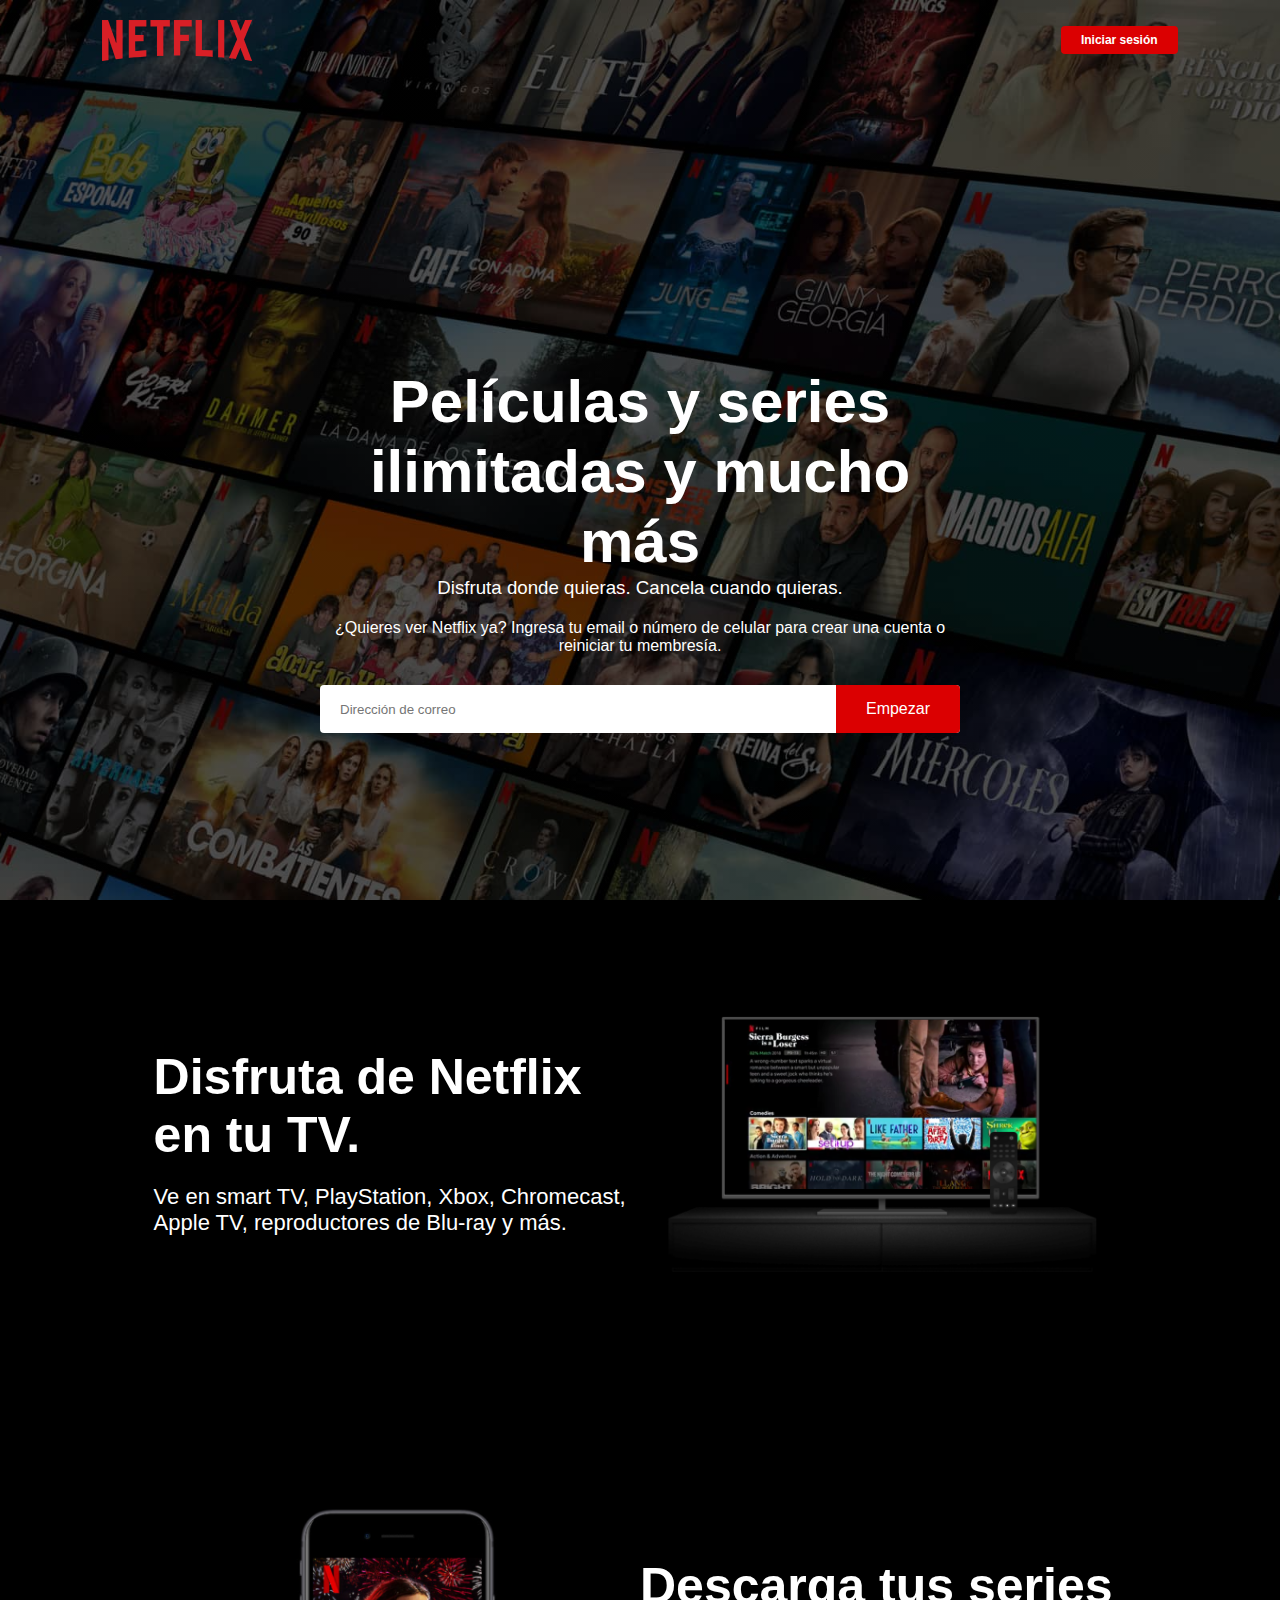
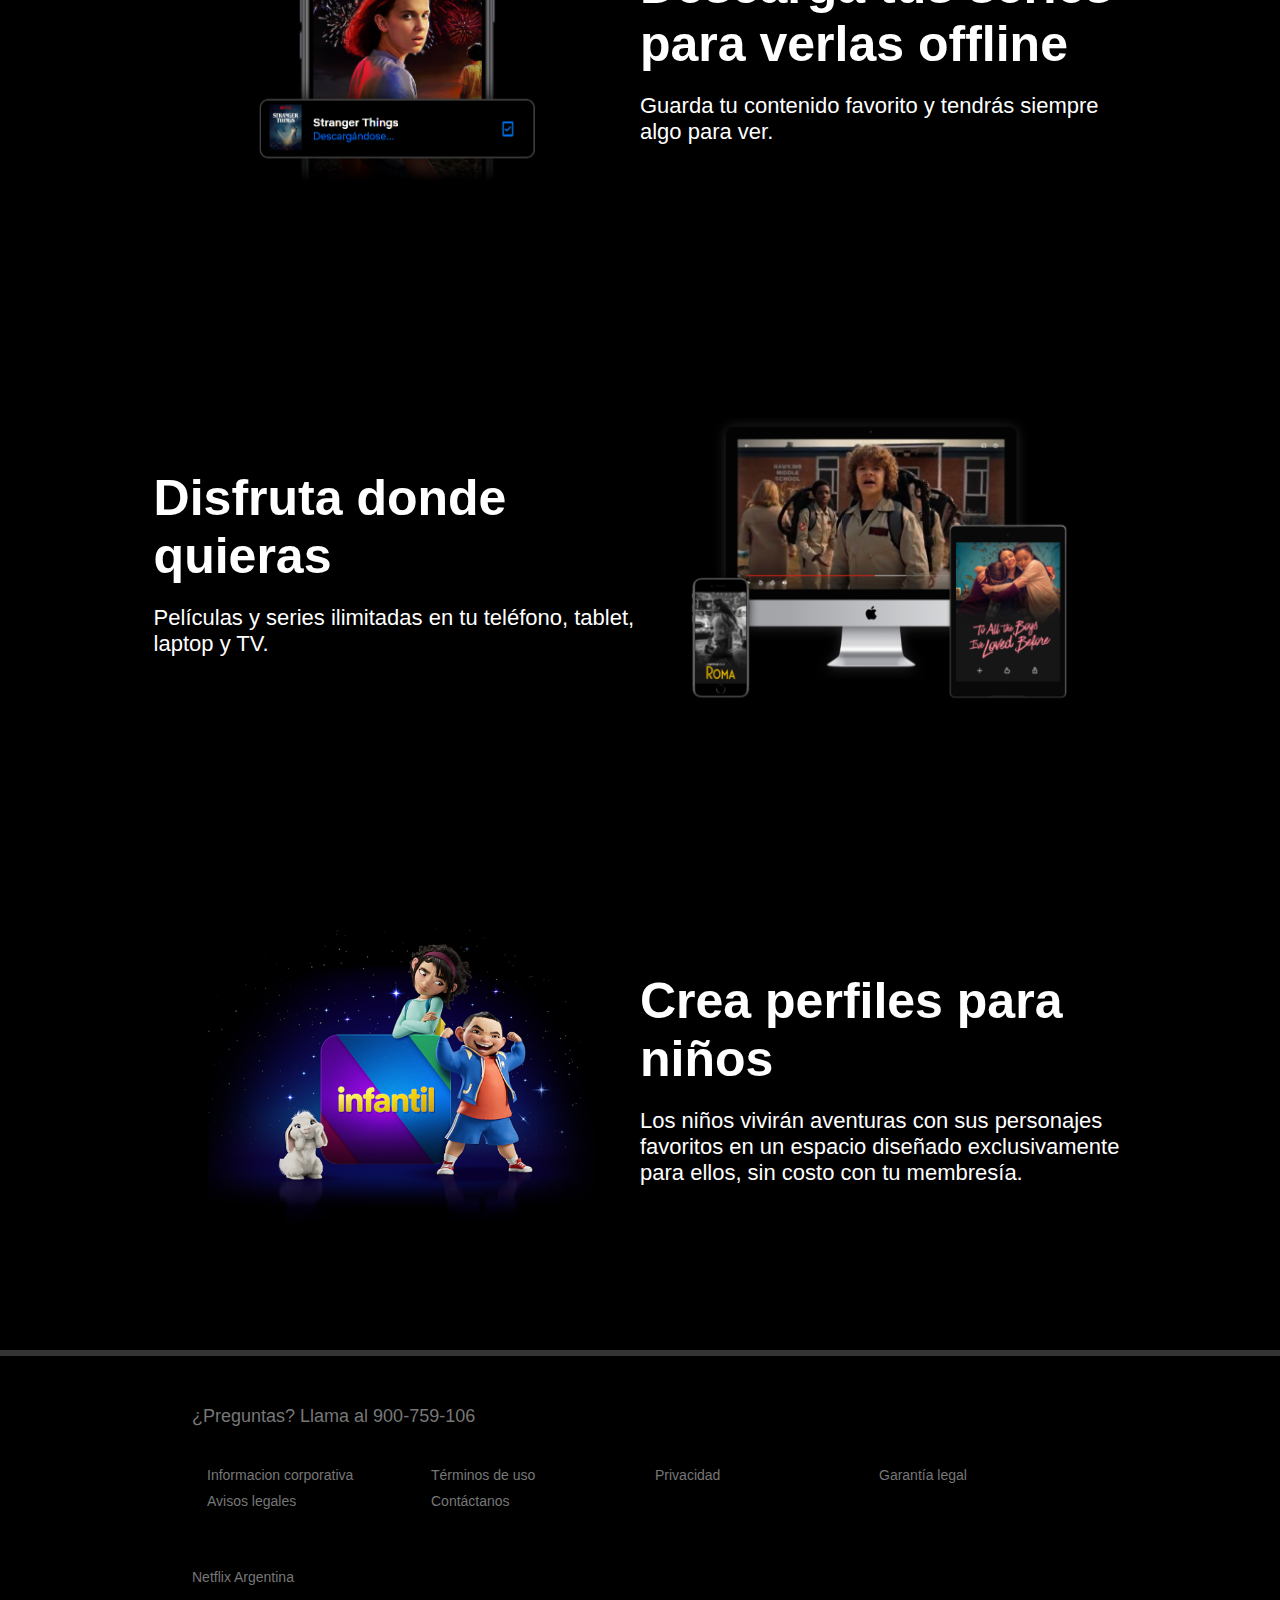
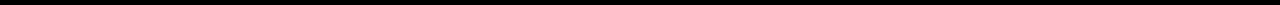
<file: index.html>
<!DOCTYPE html>
<html lang="es">
<head>
    <meta charset="UTF-8">
    <meta http-equiv="X-UA-Compatible" content="IE=edge">
    <meta name="viewport" content="width=device-width, initial-scale=1.0">
    <title>Netflix Clone</title>
    <link rel="stylesheet" href="./css/style.css">
    <link rel="shortcut icon" type="image/jpg" href="img/netflix-flavicon.png" />
    

</head>
<body>
    <!-- -------------------------HEADER ----------------------------------- -->
    <header class="header"> 
        <nav>
            <img src="./img/logo.png" alt="NetflixLogo" class="logo">
            <div>
                <a href="./cuenta.html">
                    <button>Iniciar sesión</button>
                </a>
            </div>
        </nav>
        <div class="contenido-headder">
            <h1>Películas y series ilimitadas y mucho más</h1>
            <h3>Disfruta donde quieras. Cancela cuando quieras.</h3>
            <p>¿Quieres ver Netflix ya? Ingresa tu email o número de celular para crear una cuenta o reiniciar tu membresía.</p>
            <form class="entrada-mail">
                <input type="email" placeholder="Dirección de correo" required>
                <button type="submit">Empezar</button>
            </form>
        </div>
    </header>
    <!-- --------------------------main ------------------------------------ -->
    <main>
        <div class="elementos">
            <div class="fila">
                <div class="columna-texto">
                    <h2>Disfruta de Netflix en tu TV.</h2>
                    <p>Ve en smart TV, PlayStation, Xbox, Chromecast, Apple TV, reproductores de Blu-ray y más.</p>
                </div>
                <div class="columna-imagen">
                    <img src="./img/index/elemento1.png" alt="imagen1">
                </div>
            </div>
        </div>
        <div class="elementos">
            <div class="fila">
                <div class="columna-imagen">
                    <img src="./img/index/elemento4.png" alt="imagen4">
                </div>
                <div class="columna-texto">
                    <h2>Descarga tus series para verlas offline</h2>
                    <p>Guarda tu contenido favorito y tendrás siempre algo para ver.</p>
                </div>
            </div>
        </div>
        <div class="elementos">
            <div class="fila">
                <div class="columna-texto">
                    <h2>Disfruta donde quieras</h2>
                    <p>Películas y series ilimitadas en tu teléfono, tablet, laptop y TV.</p>
                </div>
                <div class="columna-imagen">
                    <img src="./img/index/elemento2.png" alt="imagen2">
                </div>

            </div>
        </div>
        <div class="elementos">
            <div class="fila">
                <div class="columna-imagen">
                    <img src="./img/index/elemento3.png" alt="imagen3">
                </div>
                <div class="columna-texto">
                    <h2>Crea perfiles para niños</h2>
                    <p>Los niños vivirán aventuras con sus personajes favoritos en un espacio diseñado exclusivamente para ellos, sin costo con tu membresía.</p>
                </div>
            </div>
        </div>

    </main>

    <!-- ------------------------------------FOOTER------------------------------------------------------ -->
    <footer class="footer">
        <h2>¿Preguntas? Llama al 900-759-106</h2>
        <div class="fila">
            <div class="columna">
                <a href="/info-corporativa.html">Informacion corporativa</a>
                <a href="/avisos-legales.html">Avisos legales</a>
            </div>
            <div class="columna">
                <a href="/terminos-de-uso.html">Términos de uso</a>
                <a href="mailto:help@netflix.es">Contáctanos</a>
            </div>
            <div class="columna">
                <a href="/privacidad.html">Privacidad</a>
            </div>
            <div class="columna">
                <a href="#">Garantía legal</a>
            </div>
        </div>
        <p class="texto-copyright">Netflix Argentina</p>
    </footer>
</body>
</html>
</file>
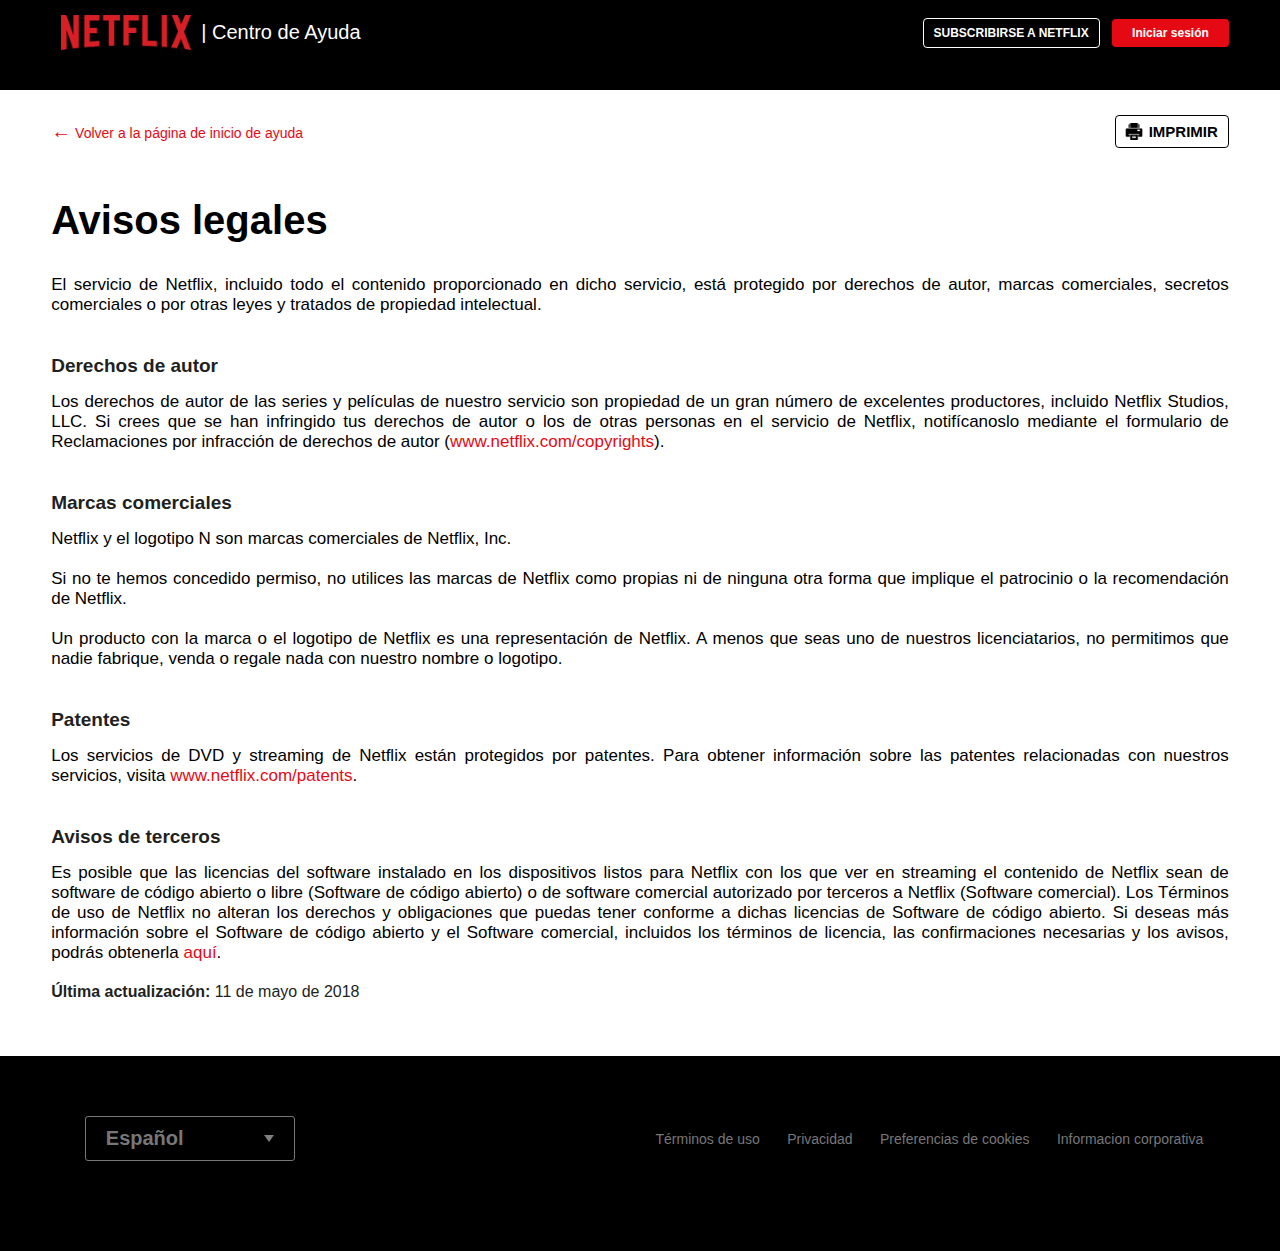
<file: avisos-legales.html>
<!DOCTYPE html>
<html lang="es">
  <head>
    <meta charset="UTF-8" />
    <meta http-equiv="X-UA-Compatible" content="IE=edge" />
    <meta name="viewport" content="width=device-width, initial-scale=1.0" />
    <title>Avisos Legales Clone</title>
    <link rel="stylesheet" href="./css/avisos-legales.css" />
    <link rel="shortcut icon" type="image/jpg" href="img/netflix-flavicon.png" />
  </head>
  <body>
    <!-- ------------------------------HEADER 1----------------------------- -->
    <div class="header">
      <nav>
        <div class="centro-ayuda">
          <img src="./img/logo.png" alt="NetflixLogo" class="logo" />
          <p>| Centro de Ayuda</p>
        </div>
        <div>
          <button class="subscripcion">SUBSCRIBIRSE A NETFLIX</button>
          <button>Iniciar sesión</button>
        </div>
      </nav>
    </div>
    <!-- -----------------------------HEADER 2----------------------------- -->
    <div class="header-dos">
      <nav>
        <a href="./index.html">
          <p><em>←</em> Volver a la página de inicio de ayuda</p>
        </a>
        <div>
          <button class="imprimir">
            <img src="./img/avisos-legales/icono.png" />IMPRIMIR
          </button>
        </div>
      </nav>
    </div>
    <!-- ----------------------------BODY TEXTO INFO-------------------------------- -->
    <div class="texto">
      <h1>Avisos legales</h1>
      <p>
        El servicio de Netflix, incluido todo el contenido proporcionado en
        dicho servicio, está protegido por derechos de autor, marcas
        comerciales, secretos comerciales o por otras leyes y tratados de
        propiedad intelectual.
      </p>
      <h3>Derechos de autor</h3>
      <p>
        Los derechos de autor de las series y películas de nuestro servicio son
        propiedad de un gran número de excelentes productores, incluido Netflix
        Studios, LLC. Si crees que se han infringido tus derechos de autor o los
        de otras personas en el servicio de Netflix, notifícanoslo mediante el
        formulario de Reclamaciones por infracción de derechos de autor (<a
          href="https://assets.nflxext.com/us/pages/corporate/tos/TOU_CopyrightClaimsForm_EnUS_Final.pdf"
          >www.netflix.com/copyrights</a
        >).
      </p>
      <h3>Marcas comerciales</h3>
      <p>
        Netflix y el logotipo N son marcas comerciales de Netflix, Inc.
        <br/><br/>
        Si no te hemos concedido permiso, no utilices las marcas de Netflix como
        propias ni de ninguna otra forma que implique el patrocinio o la
        recomendación de Netflix.
        <br/><br/>
        Un producto con la marca o el logotipo de Netflix es una representación
        de Netflix. A menos que seas uno de nuestros licenciatarios, no
        permitimos que nadie fabrique, venda o regale nada con nuestro nombre o
        logotipo.
      </p>
      <h3>Patentes</h3>
      <p>
        Los servicios de DVD y streaming de Netflix están protegidos por
        patentes. Para obtener información sobre las patentes relacionadas con
        nuestros servicios, visita <a href="#">www.netflix.com/patents</a>.
      </p>
      <h3>Avisos de terceros</h3>
      <p>
        Es posible que las licencias del software instalado en los dispositivos
        listos para Netflix con los que ver en streaming el contenido de Netflix
        sean de software de código abierto o libre (Software de código abierto)
        o de software comercial autorizado por terceros a Netflix (Software
        comercial). Los Términos de uso de Netflix no alteran los derechos y
        obligaciones que puedas tener conforme a dichas licencias de Software de
        código abierto. Si deseas más información sobre el Software de código
        abierto y el Software comercial, incluidos los términos de licencia, las
        confirmaciones necesarias y los avisos, podrás obtenerla
        <a
          href="https://help.nflxext.com/legal/netflix_open_source_notices_20190711.pdf"
          >aquí</a
        >.
      </p>
      <h4><b>Última actualización:</b> 11 de mayo de 2018</h4>
    </div>
    <!-- ------------------------------------FOOTER------------------------------------------------------ -->
    <div class="footer">
        <nav>
            <button class="idioma">Español<img src="img/down-icon.png"></button>
            <div class="fila">
            <a href="/terminos-de-uso.html">Términos de uso</a>
            <a href="./privacidad.html">Privacidad</a>
            <a href="#">Preferencias de cookies</a>
            <a href="/info-corporativa.html">Informacion corporativa</a>
            </div>
        </nav>
    </div>
  </body>
</html>
</file>
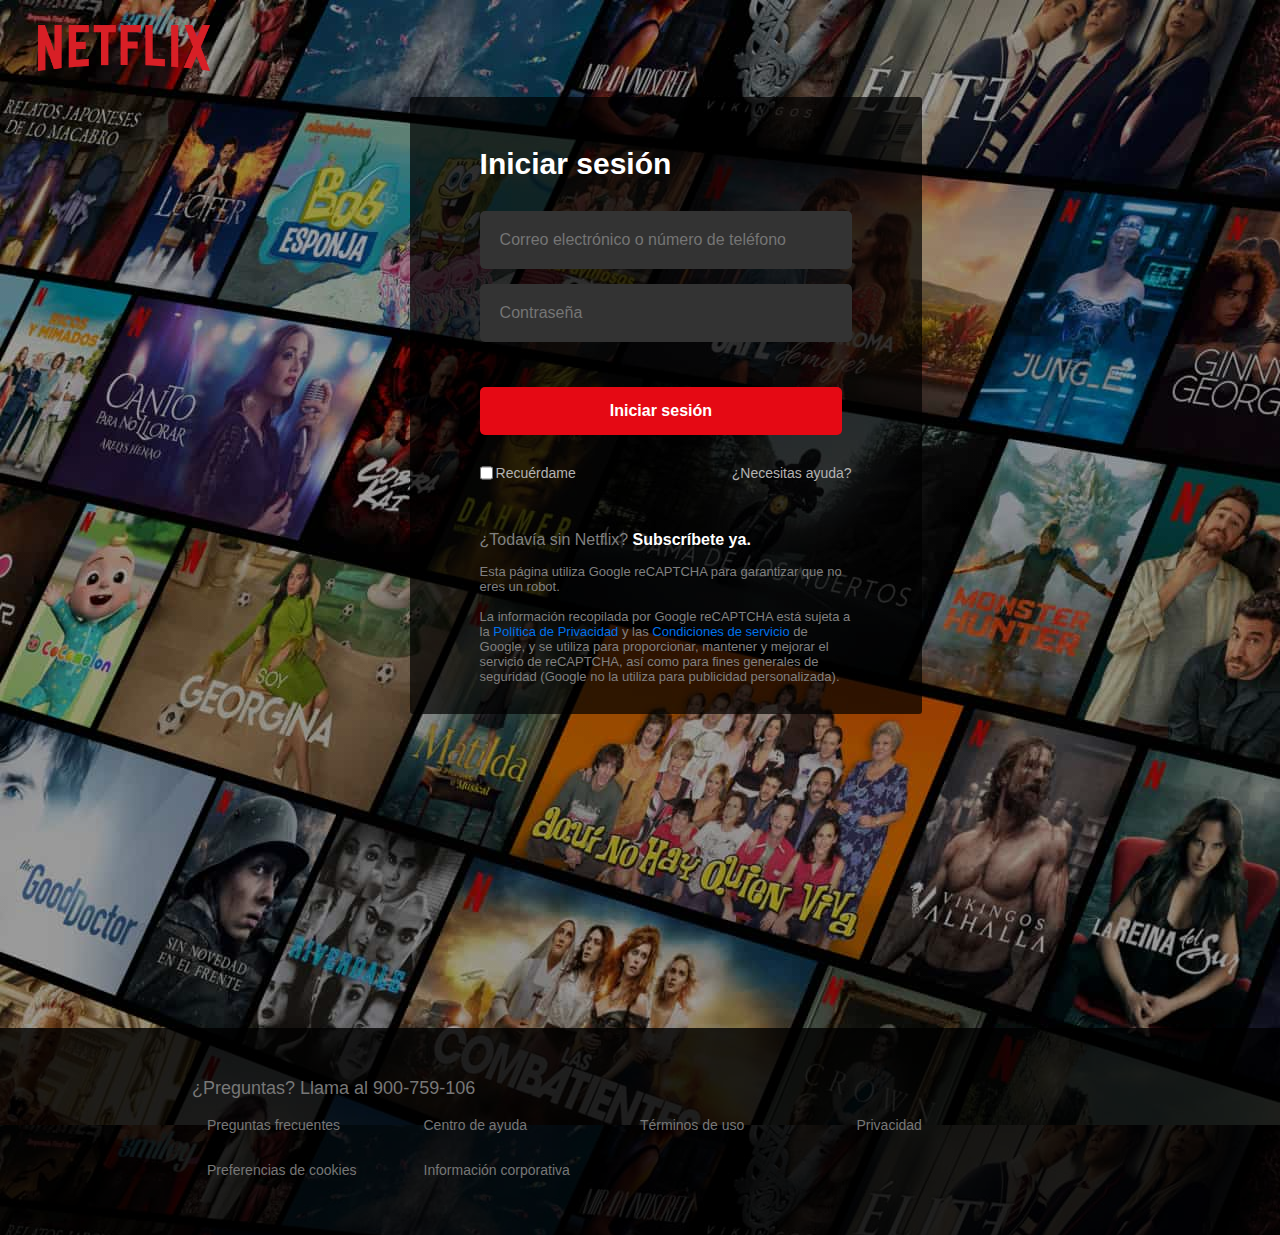
<file: cuenta.html>
<!DOCTYPE html>
<html lang="es">
  <head>
    <meta charset="UTF-8" />
    <meta http-equiv="X-UA-Compatible" content="IE=edge" />
    <meta name="viewport" content="width=device-width, initial-scale=1.0" />
    <title>Cuenta Clon</title>
    <link rel="stylesheet" href="./css/cuenta.css" />
    <link rel="shortcut icon" type="image/jpg" href="img/netflix-flavicon.png" />
  </head>
  <body>
    <div class="contenido">
      <nav>
        <img class="logo" src="./img/logo.png" alt="netflixLogo" />
      </nav>
      <div class="caja">
        <h2>Iniciar sesión</h2>
        <div class="form">
          <input
            type="text"
            placeholder="Correo electrónico o número de teléfono"
            required
          />
          <input type="password" placeholder="Contraseña" required />
        </div>
        <button>Iniciar sesión</button>
        <div class="checkbox">
          <div class="recordar">
            <input type="checkbox" id="checkbox1"/>
            <label for="remember">Recuérdame</label>
          </div>
          <div>
            <p>¿Necesitas ayuda?</p>
          </div>
        </div>
        <div class="subscripcion">
          <p>¿Todavía sin Netflix? <span>Subscríbete ya.</span></p>
          <p>Esta página utiliza Google reCAPTCHA para garantizar que no eres un robot. 
            <br/> <br/> La información recopilada por Google reCAPTCHA está sujeta a la <a href="https://policies.google.com/privacy">Política de Privacidad</a>
            y las <a href="https://policies.google.com/terms">Condiciones de servicio</a> de
          Google, y se utiliza para proporcionar, mantener y mejorar el servicio de reCAPTCHA, así como para fines generales de
          seguridad (Google no la utiliza para publicidad personalizada). </p>
        </div>
      </div>
    </div>
  </body>
  <footer>
    <p>¿Preguntas? Llama al 900-759-106</p>
    <div class="links">
      <ul>
        <li><a href="#">Preguntas frecuentes</a></li>
        <li><a href="#">Centro de ayuda</a></li>
        <li><a href="/terminos-de-uso.html">Términos de uso</a></li>
        <li><a href="/privacidad.html">Privacidad</a></li>
        <li><a href="#">Preferencias de cookies</a></li>
        <li><a href="/info-corporativa.html">Información corporativa</a></li>
      </ul>
    </div>
  </footer>
</html>
</file>
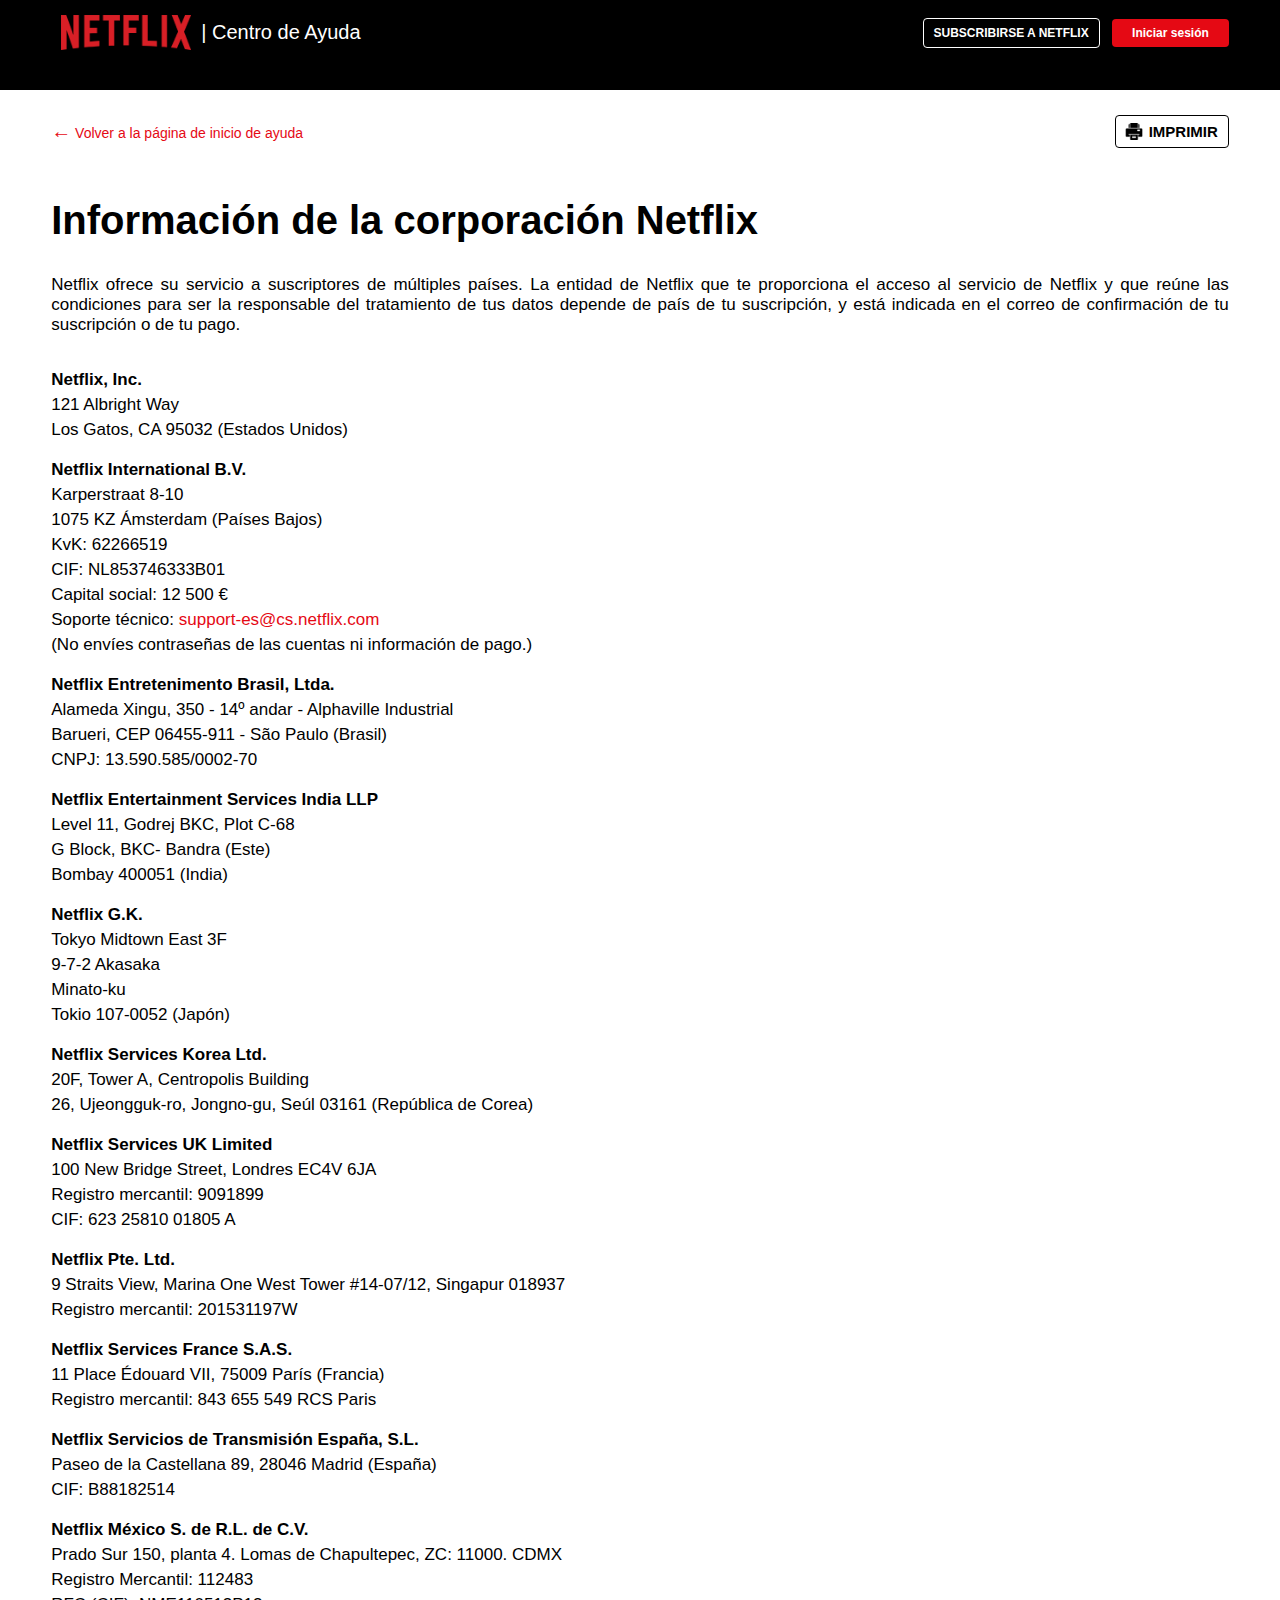
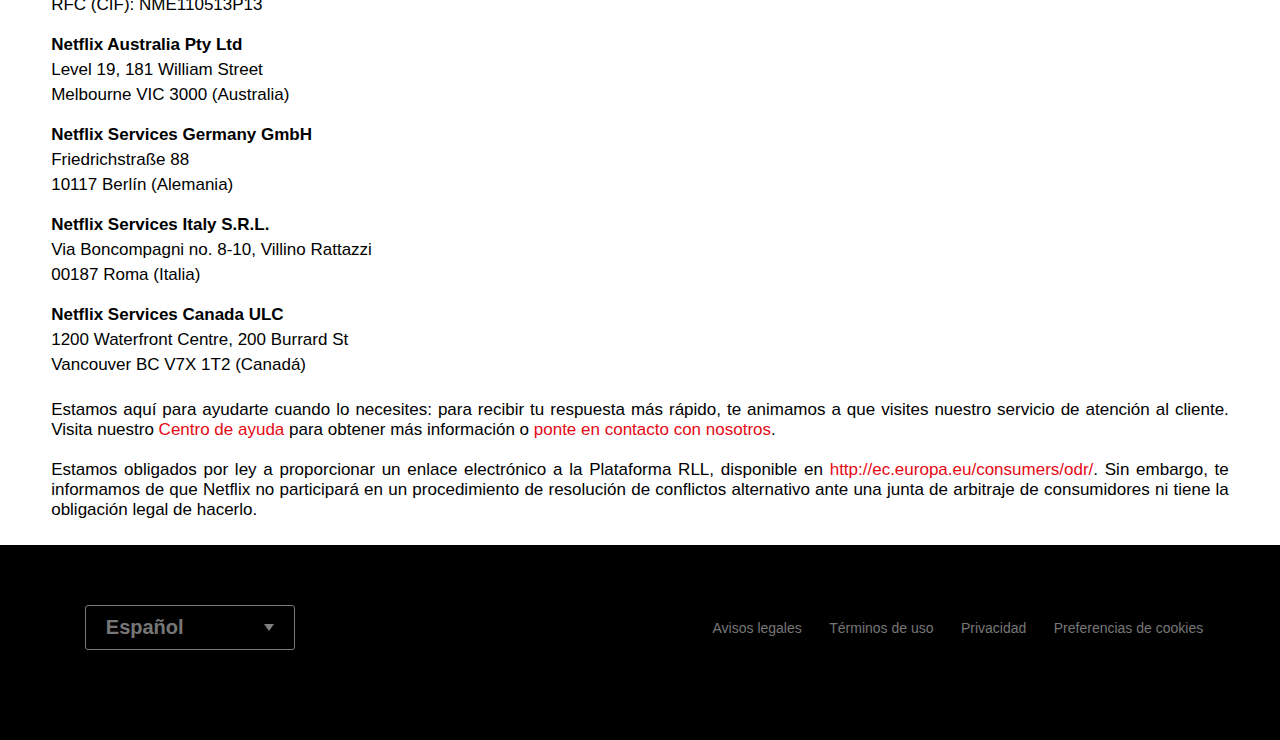
<file: info-corporativa.html>
<!DOCTYPE html>
<html lang="es">
  <head>
    <meta charset="UTF-8" />
    <meta http-equiv="X-UA-Compatible" content="IE=edge" />
    <meta name="viewport" content="width=device-width, initial-scale=1.0" />
    <title>Información Corporativa Clone</title>
    <link rel="stylesheet" href="./css/info-corporativa.css" /><!-- Aplico css externo -->
    <link rel="shortcut icon" type="image/jpg" href="img/netflix-flavicon.png" />
  </head>
  <body>
    <!-- ------------------------------HEADER 1----------------------------- -->
    <div class="header">
      <nav>
        <div class="centro-ayuda">
          <img src="./img/logo.png" alt="NetflixLogo" class="logo" />
          <p>| Centro de Ayuda</p>
        </div>
        <div>
          <button class="subscripcion">SUBSCRIBIRSE A NETFLIX</button>
          <button>Iniciar sesión</button>
        </div>
      </nav>
    </div>
    <!-- -----------------------------HEADER 2----------------------------- -->
    <div class="header-dos">
      <nav>
        <a href="./index.html">
          <p><em>←</em> Volver a la página de inicio de ayuda</p>
        </a>
        <div>
          <button class="imprimir">
            <img src="./img/avisos-legales/icono.png" />IMPRIMIR
          </button>
        </div>
      </nav>
    </div>
    <!-- ----------------------------BODY TEXTO INFO-------------------------------- -->
    <div class="texto">
      <h1>Información de la corporación Netflix</h1>
      <p>
        Netflix ofrece su servicio a suscriptores de múltiples países. La entidad de Netflix que te proporciona el acceso al
        servicio de Netflix y que reúne las condiciones para ser la responsable del tratamiento de tus datos depende de país de
        tu suscripción, y está indicada en el correo de confirmación de tu suscripción o de tu pago.
      </p>
      <div class="info">
        <p><b>Netflix, Inc.</b></p>
        <pre>121 Albright Way</pre>
        <pre>Los Gatos, CA 95032 (Estados Unidos)</pre>
        <p><b>Netflix International B.V.</b></p>
        <pre>Karperstraat 8-10</pre>
        <pre>1075 KZ Ámsterdam (Países Bajos)</pre>
        <pre>KvK: 62266519</pre>
        <pre>CIF: NL853746333B01</pre>
        <pre>Capital social: 12 500 €</pre>
        <pre>Soporte técnico: <a href="support-es@cs.netflix.com">support-es@cs.netflix.com</a></pre>
        <pre>(No envíes contraseñas de las cuentas ni información de pago.)</pre>
        <p><b>Netflix Entretenimento Brasil, Ltda.</b></p>
        <pre>Alameda Xingu, 350 - 14º andar - Alphaville Industrial</pre>
        <pre>Barueri, CEP 06455-911 - São Paulo (Brasil)</pre>
        <pre>CNPJ: 13.590.585/0002-70</pre>
        <p><b>Netflix Entertainment Services India LLP</b></p>
        <pre>Level 11, Godrej BKC, Plot C-68</pre>
        <pre>G Block, BKC- Bandra (Este)</pre>
        <pre>Bombay 400051 (India)</pre>
        <p><b>Netflix G.K.</b></p>
        <pre>Tokyo Midtown East 3F</pre>
        <pre>9-7-2 Akasaka</pre>
        <pre>Minato-ku</pre>
        <pre>Tokio 107-0052 (Japón)</pre>
        <p><b>Netflix Services Korea Ltd.</b></p>
        <pre>20F, Tower A, Centropolis Building</pre>
        <pre>26, Ujeongguk-ro, Jongno-gu, Seúl 03161 (República de Corea)</pre>
        <p><b>Netflix Services UK Limited</b></p>
        <pre>100 New Bridge Street, Londres EC4V 6JA</pre>
        <pre>Registro mercantil: 9091899</pre>
        <pre>CIF: 623 25810 01805 A</pre>
        <p><b>Netflix Pte. Ltd.</b></p>
        <pre>9 Straits View, Marina One West Tower #14-07/12, Singapur 018937</pre>
        <pre>Registro mercantil: 201531197W</pre>
        <p><b>Netflix Services France S.A.S.</b></p>
        <pre>11 Place Édouard VII, 75009 París (Francia)</pre>
        <pre>Registro mercantil: 843 655 549 RCS Paris</pre>
        <p><b>Netflix Servicios de Transmisión España, S.L.</b></p>
        <pre>Paseo de la Castellana 89, 28046 Madrid (España)</pre>
        <pre>CIF: B88182514</pre>
        <p><b>Netflix México S. de R.L. de C.V.</b></p>
        <pre>Prado Sur 150, planta 4. Lomas de Chapultepec, ZC: 11000. CDMX</pre>
        <pre>Registro Mercantil: 112483</pre>
        <pre>RFC (CIF): NME110513P13</pre>
        <p><b>Netflix Australia Pty Ltd</b></p>
        <pre>Level 19, 181 William Street</pre>
        <pre>Melbourne VIC 3000 (Australia)</pre>
        <p><b>Netflix Services Germany GmbH</b></p>
        <pre>Friedrichstraße 88</pre>
        <pre>10117 Berlín (Alemania)</pre>
        <p><b>Netflix Services Italy S.R.L.</b></p>
        <pre>Via Boncompagni no. 8-10, Villino Rattazzi</pre>
        <pre>00187 Roma (Italia)</pre>
        <p><b>Netflix Services Canada ULC</b></p>
        <pre>1200 Waterfront Centre, 200 Burrard St</pre>
        <pre>Vancouver BC V7X 1T2 (Canadá)</pre>
      </div>
      </p>
      <p>Estamos aquí para ayudarte cuando lo necesites: para recibir tu respuesta más rápido, te animamos a que visites nuestro
        servicio de atención al cliente. Visita nuestro <a href="/index.html">Centro de ayuda</a> para obtener más información o <a href="#">ponte en contacto con
        nosotros</a>.
        <br><br>
        Estamos obligados por ley a proporcionar un enlace electrónico a la Plataforma RLL, disponible en
        <a href="http://ec.europa.eu/consumers/odr/">http://ec.europa.eu/consumers/odr/</a>. Sin embargo, te informamos de que Netflix no participará en un procedimiento de
        resolución de conflictos alternativo ante una junta de arbitraje de consumidores ni tiene la obligación legal de
        hacerlo.</p>
    </div>
    <!-- ------------------------------------FOOTER------------------------------------------------------ -->
    <div class="footer">
        <nav>
            <button class="idioma">Español<img src="img/down-icon.png"></button>
            <div class="fila">
            <a href="/avisos-legales.html">Avisos legales</a>
            <a href="/terminos-de-uso.html">Términos de uso</a>
            <a href="/privacidad.html">Privacidad</a>
            <a href="#">Preferencias de cookies</a>
            </div>
        </nav>
    </div>
  </body>
</html>
</file>
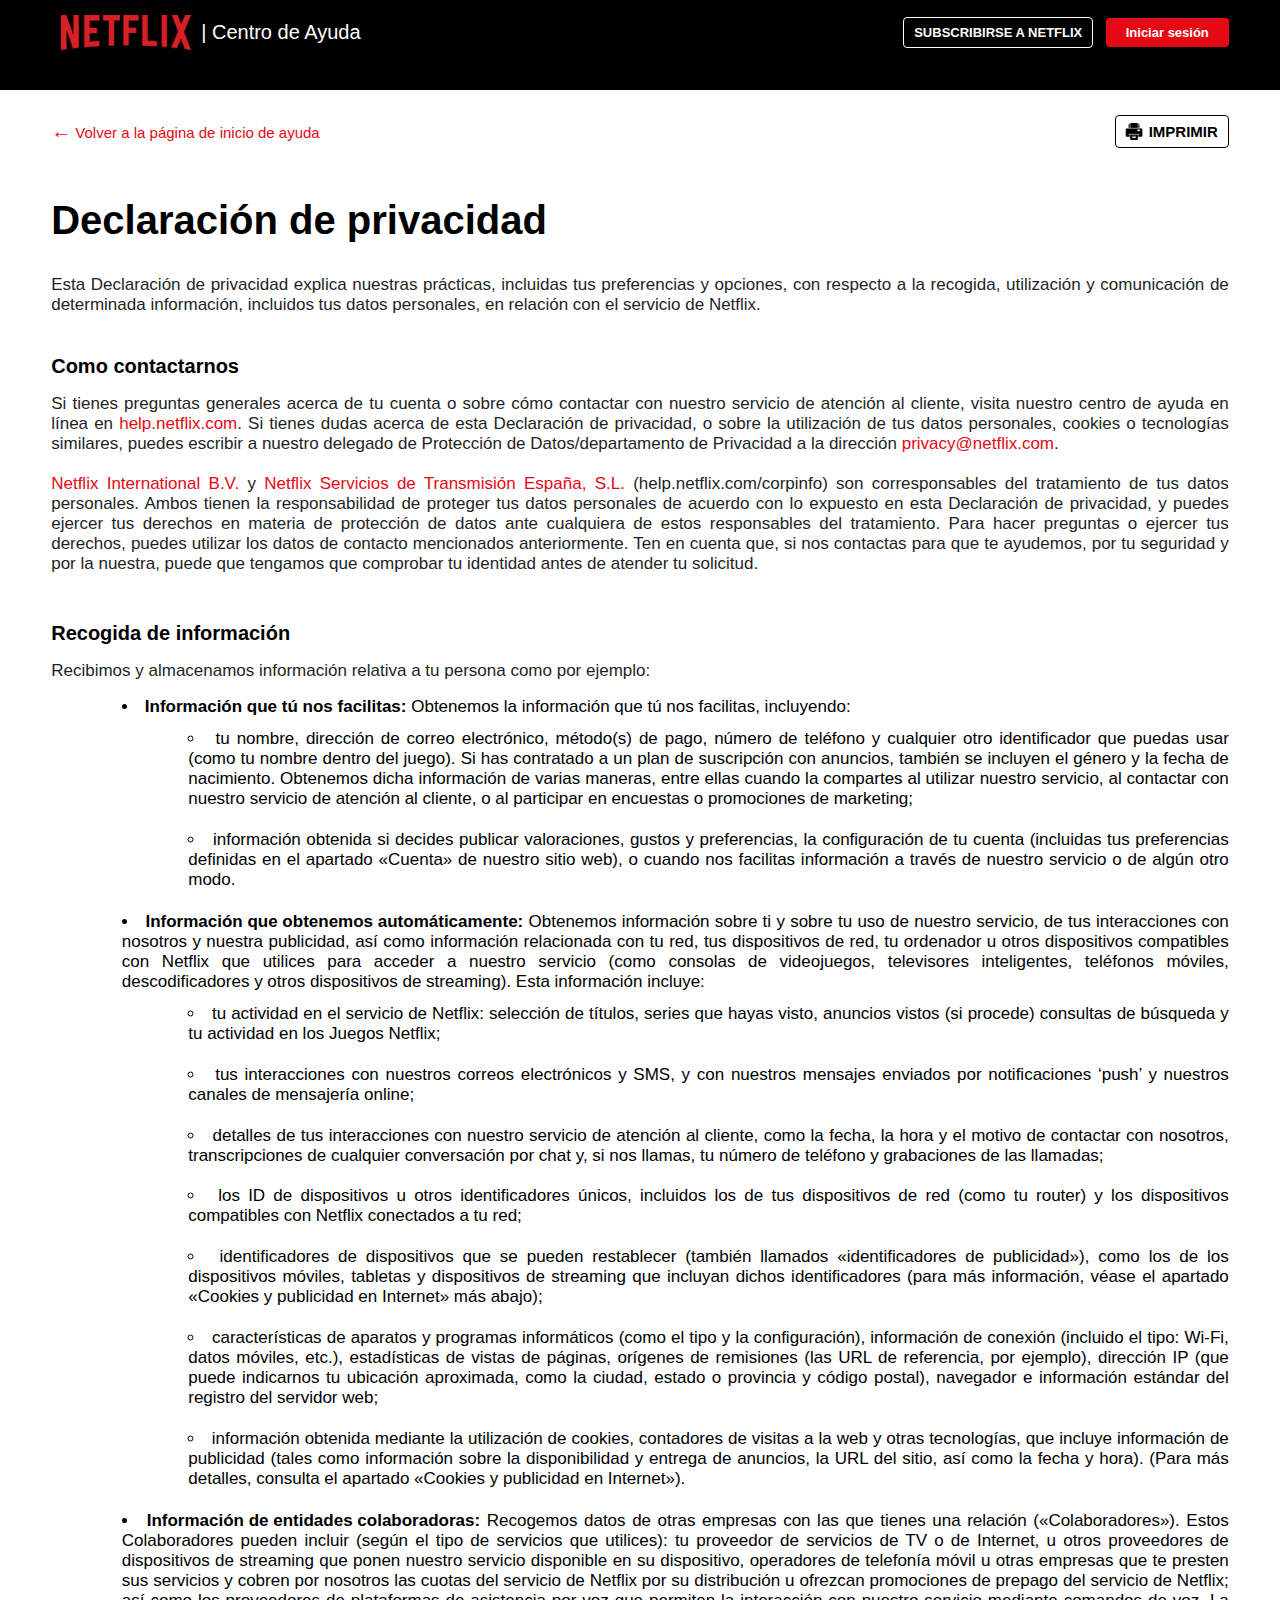
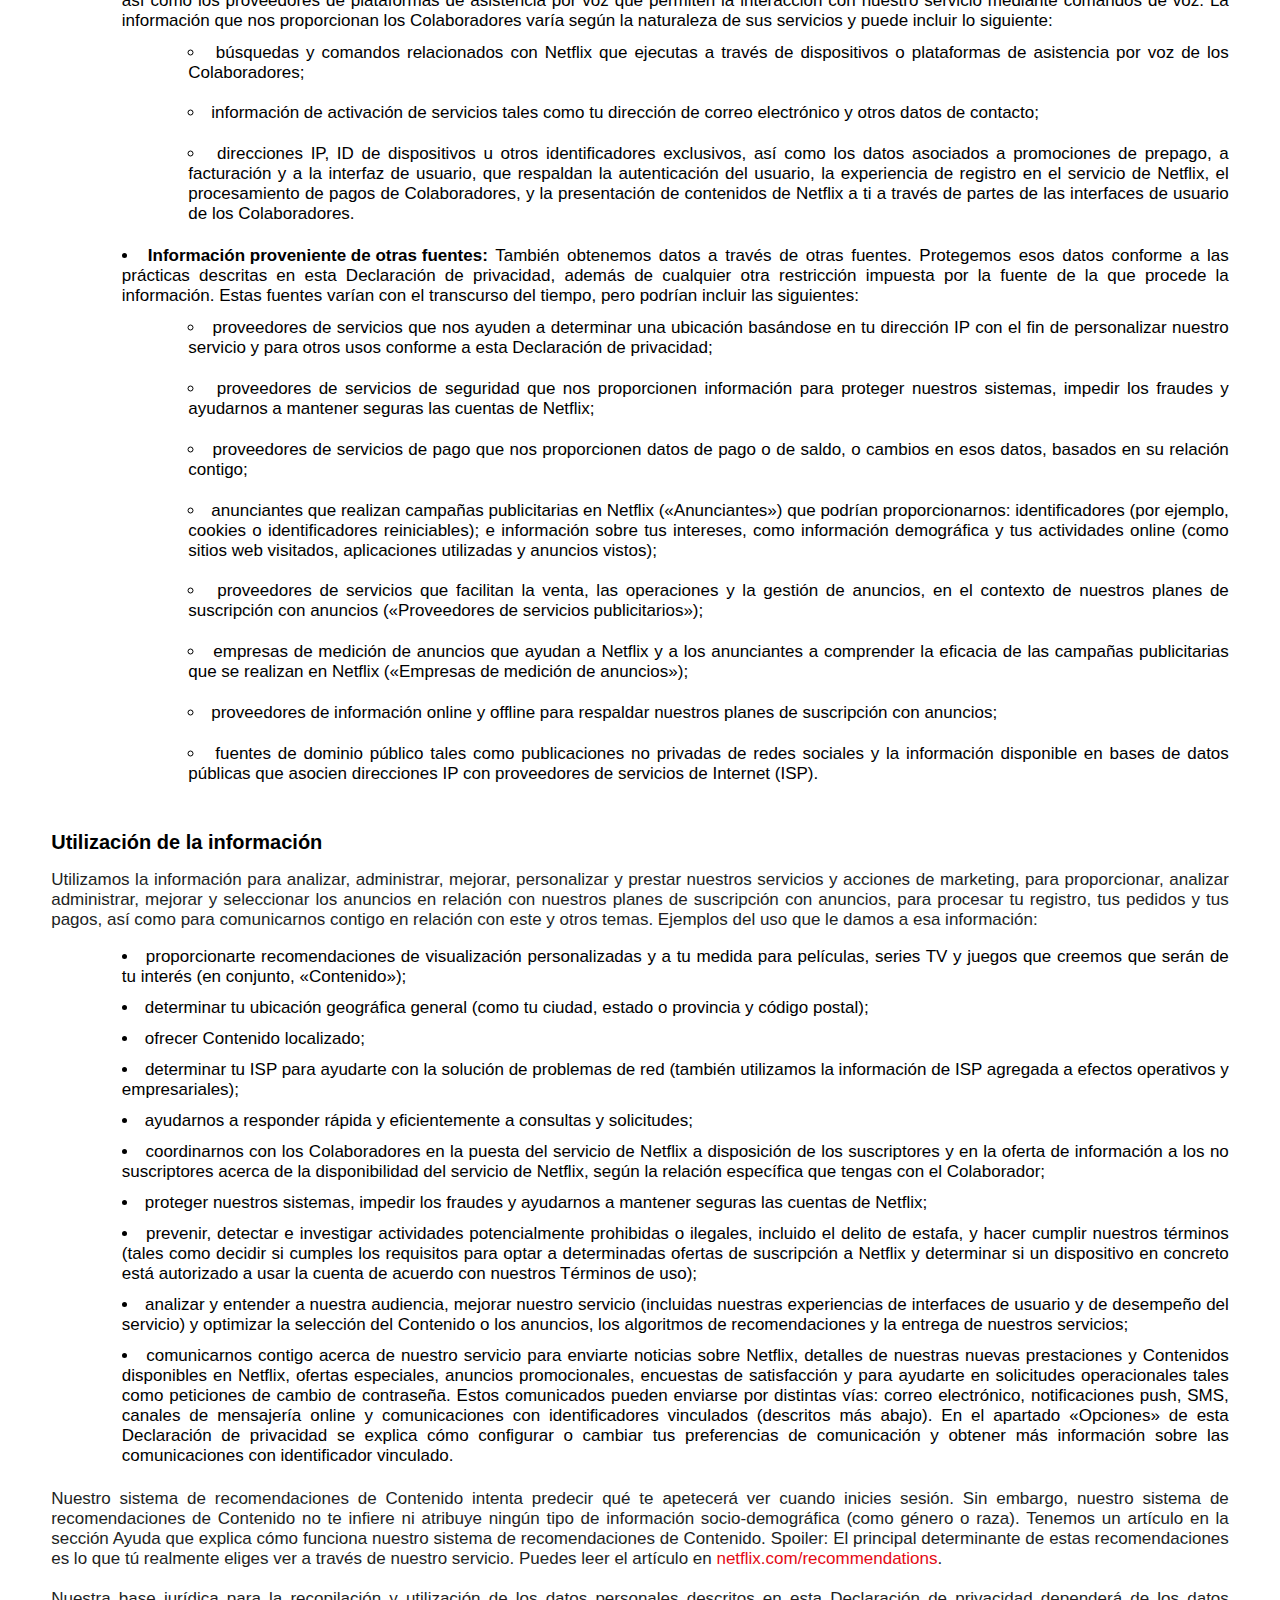
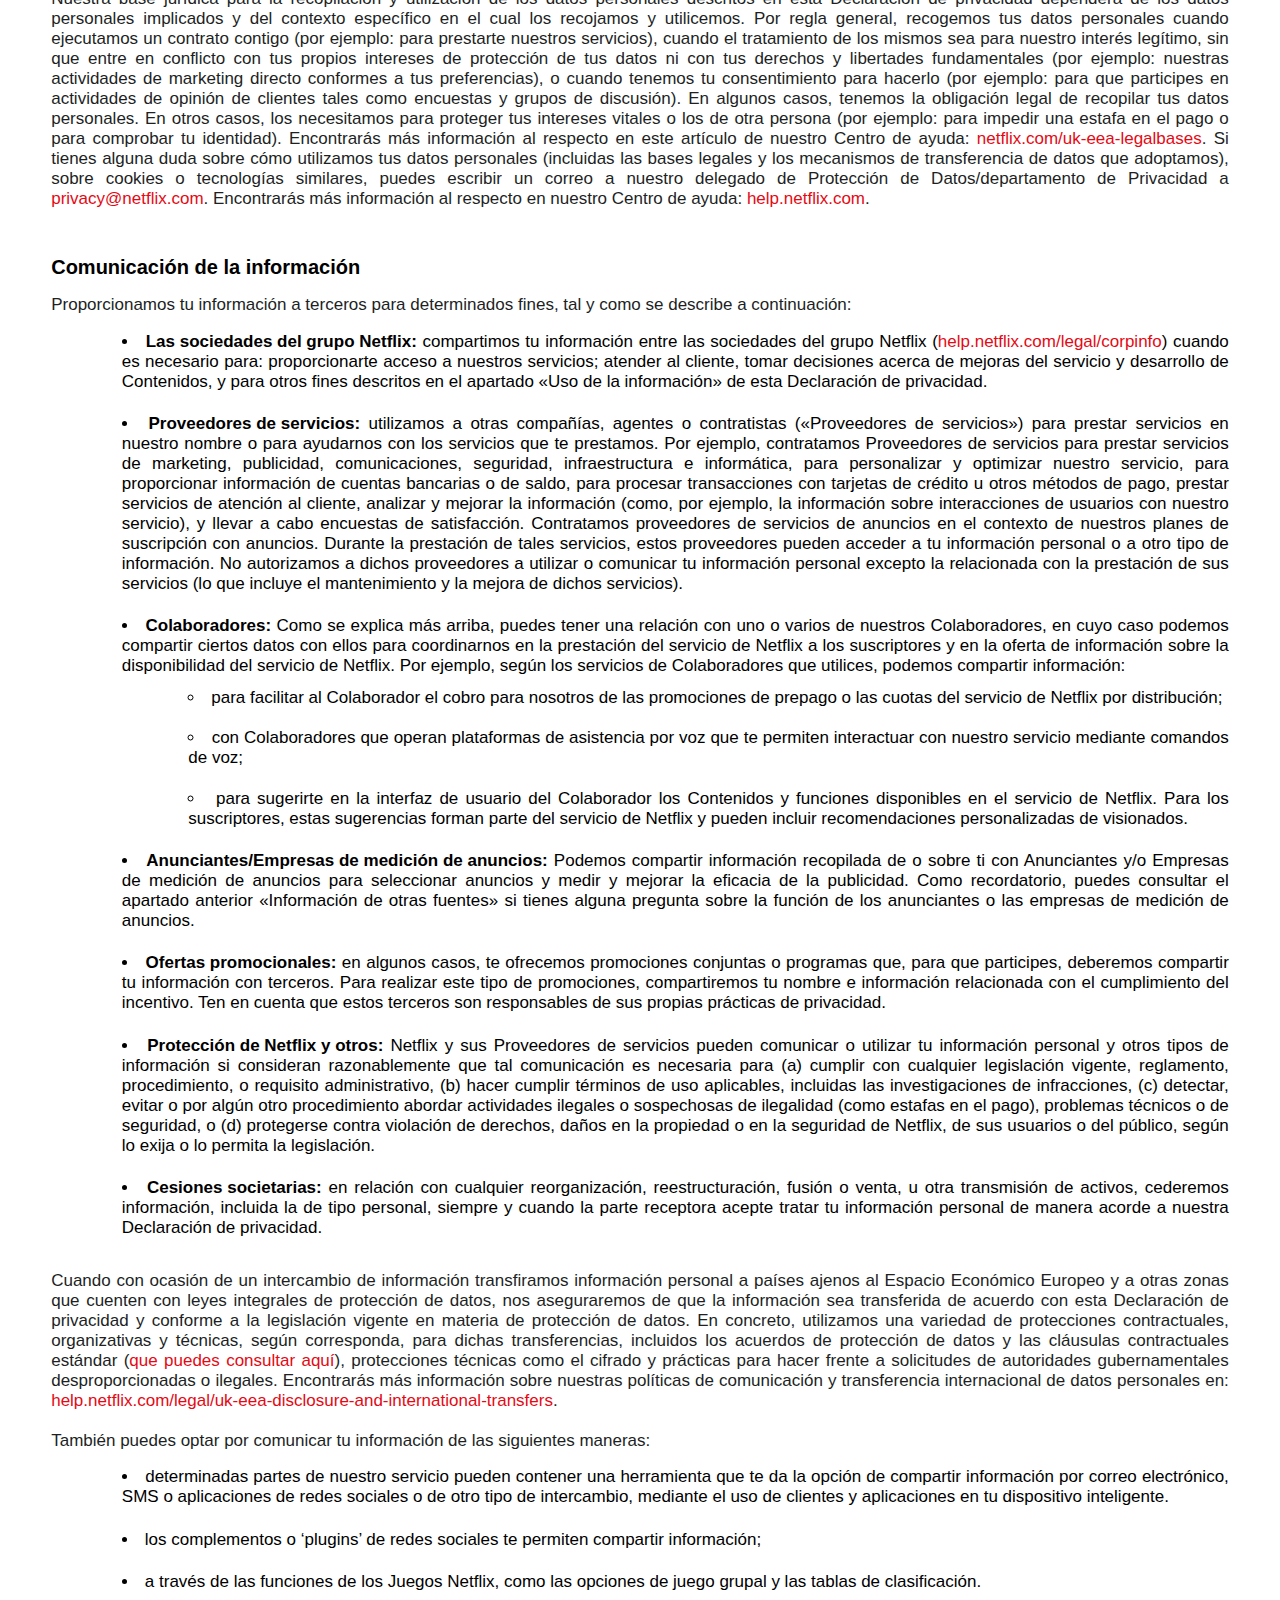
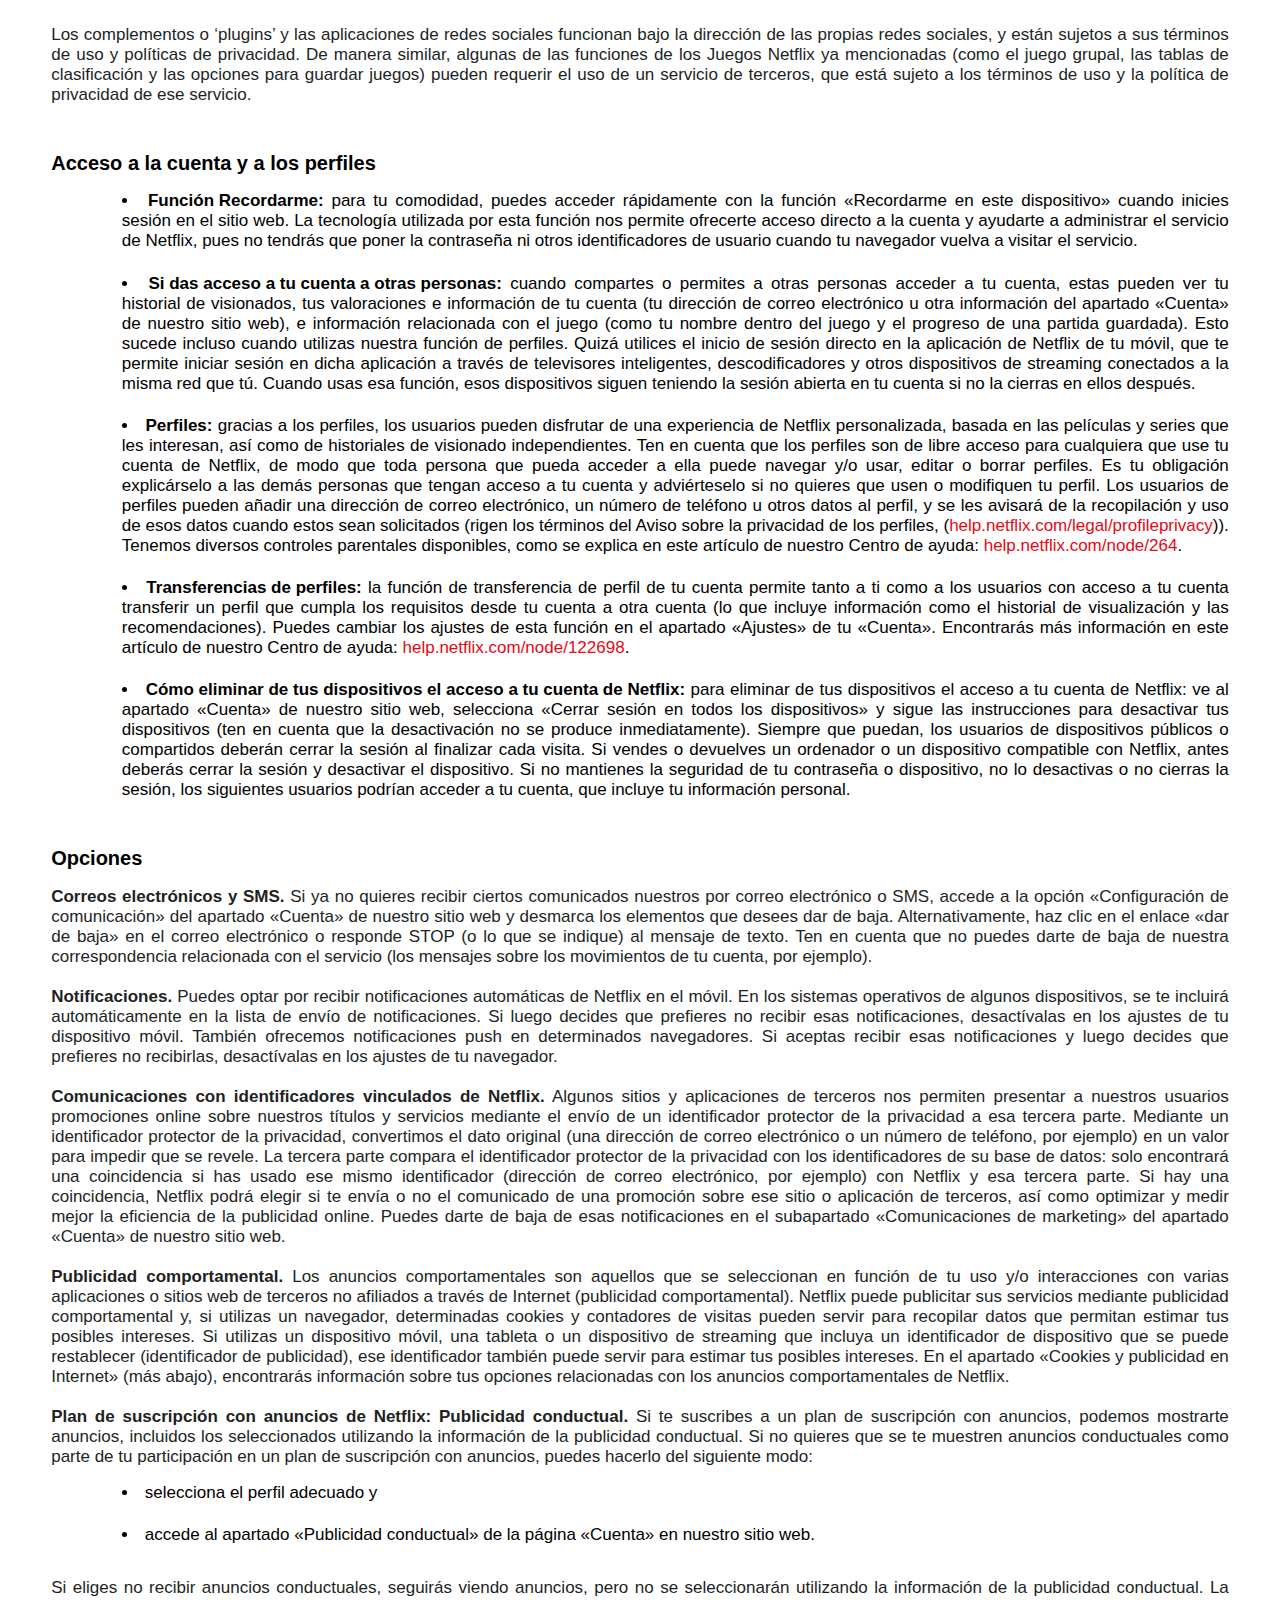
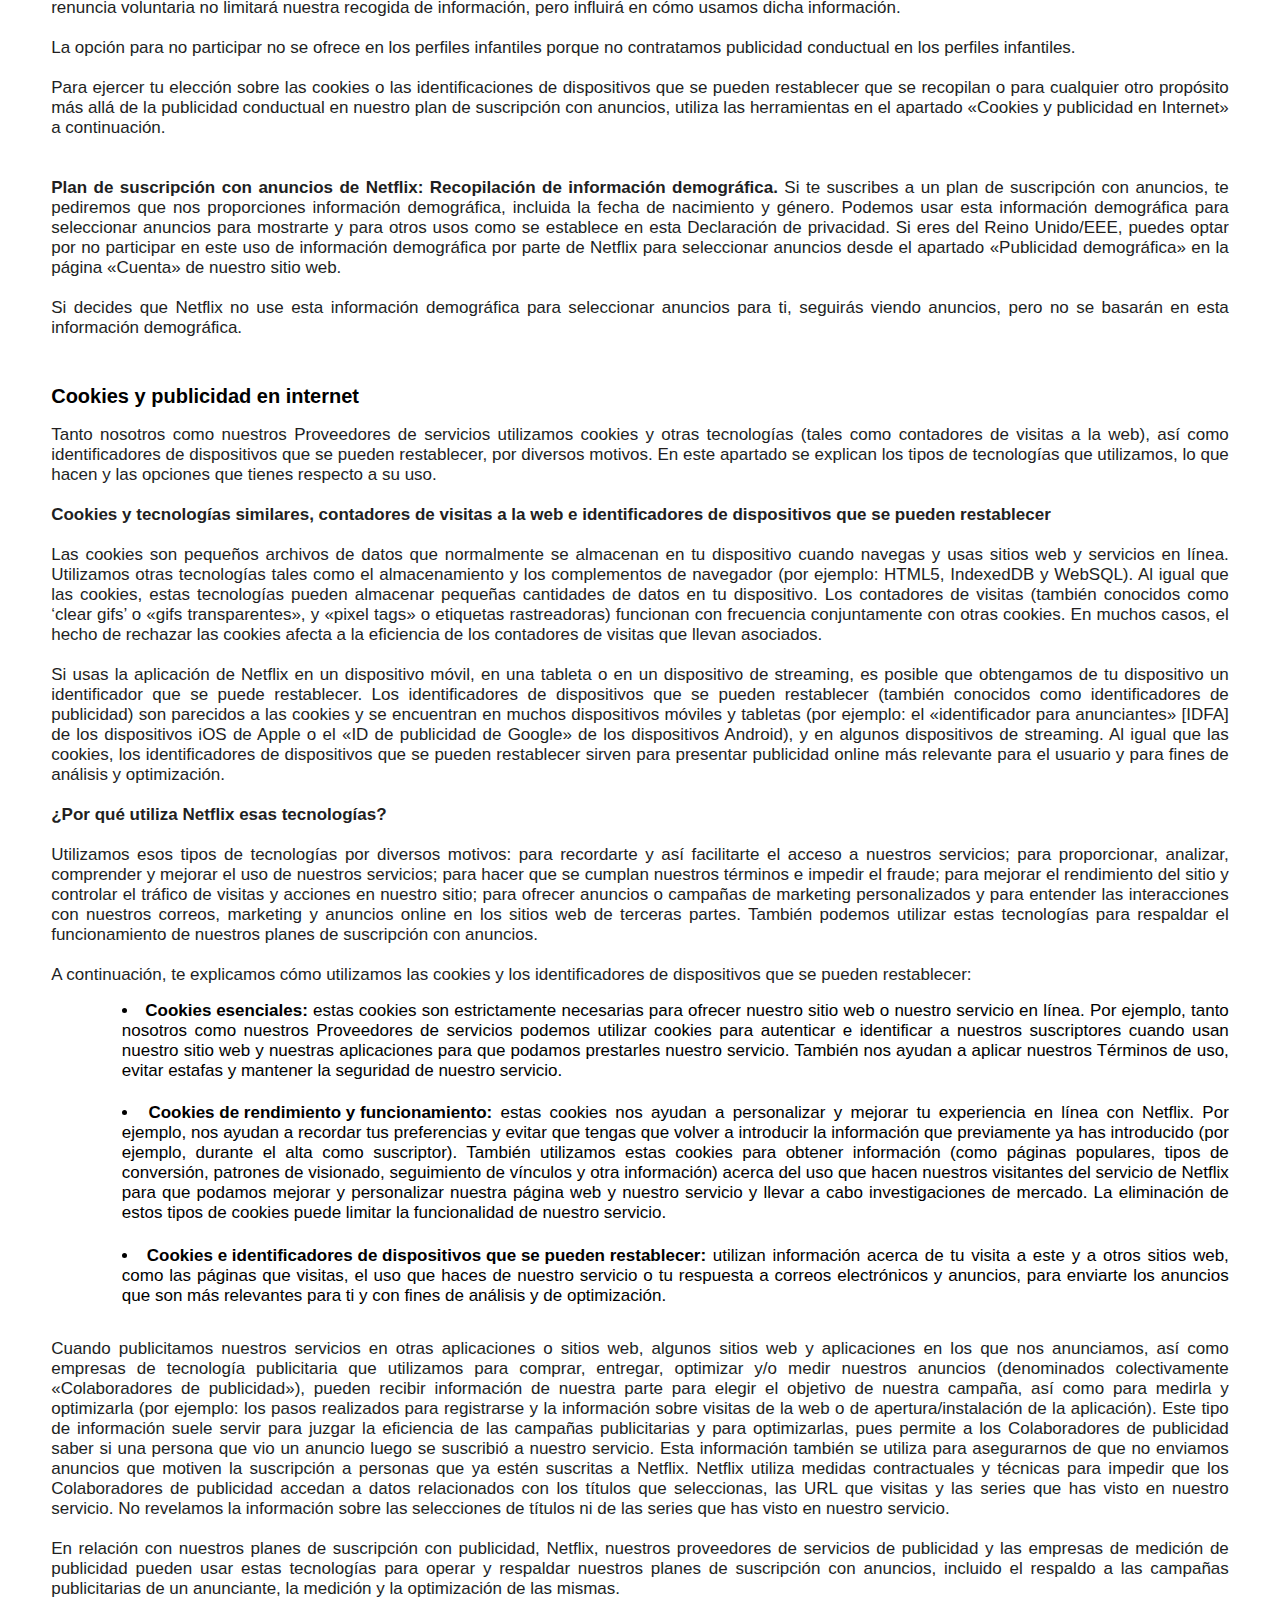
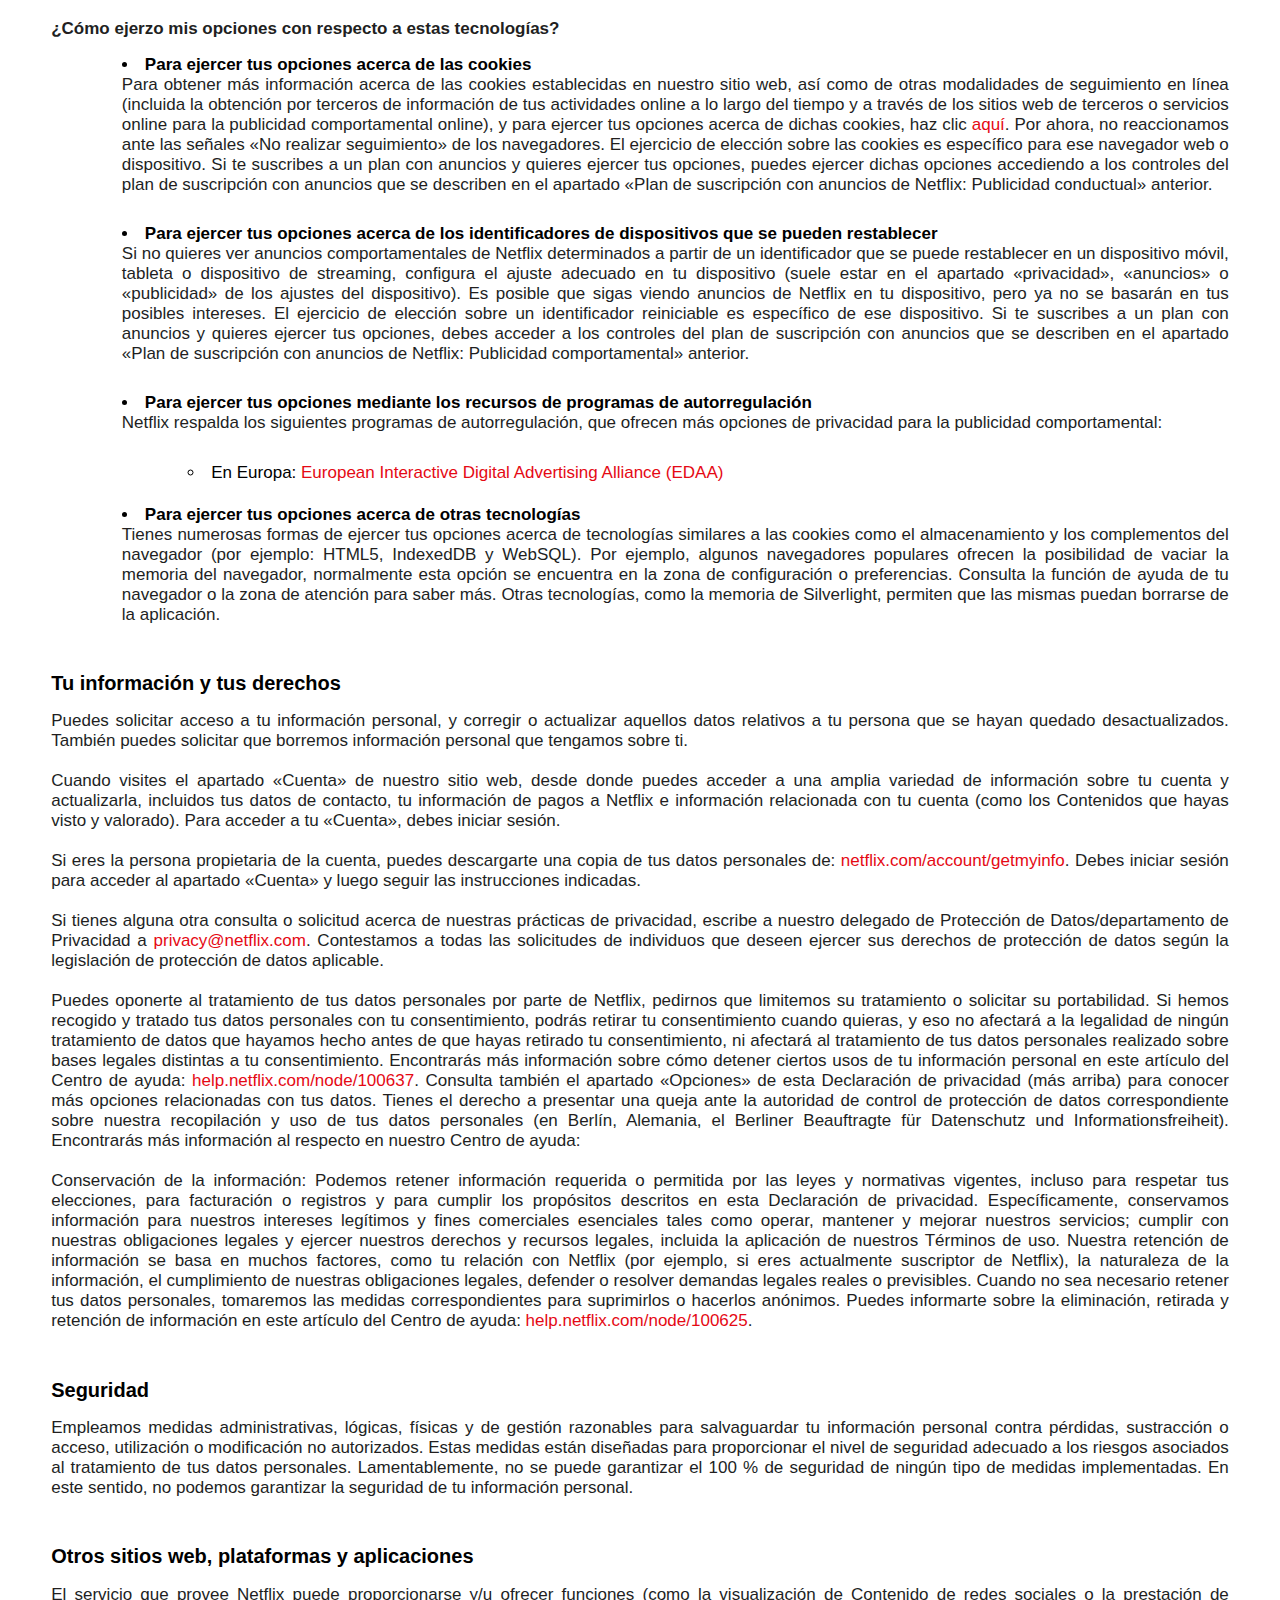
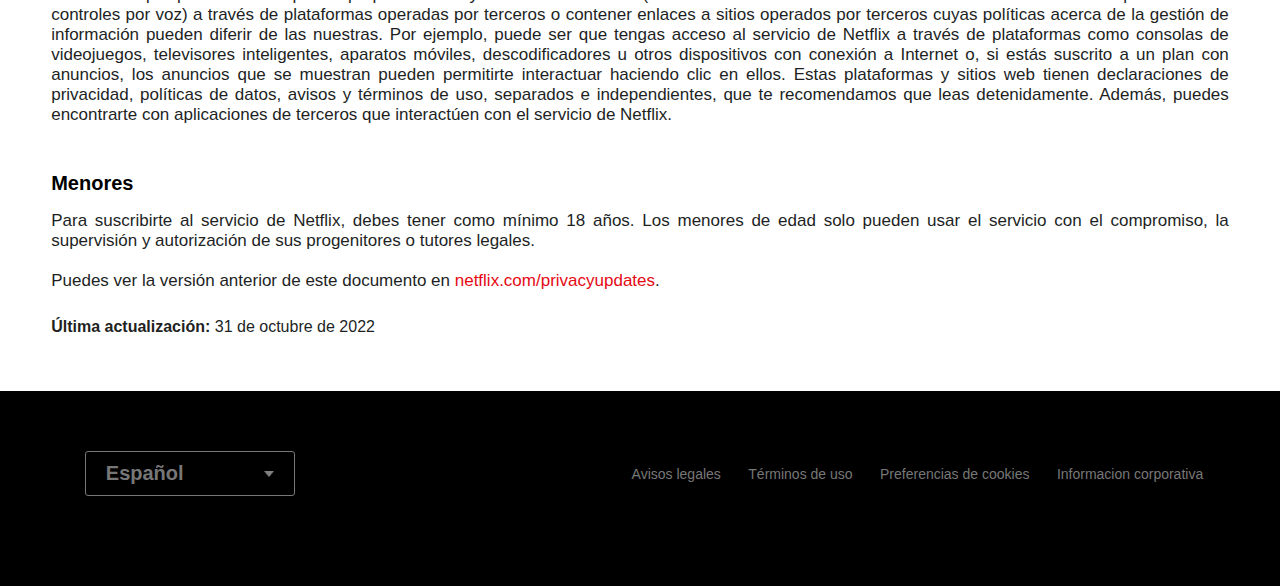
<file: privacidad.html>
<!DOCTYPE html>
<html lang="es">

<head>
  <meta charset="UTF-8" />
  <meta http-equiv="X-UA-Compatible" content="IE=edge" />
  <meta name="viewport" content="width=device-width, initial-scale=1.0" />
  <title>Términos de Uso Clone</title>
  <link rel="stylesheet" href="./css/privacidad.css" />
  <link rel="shortcut icon" type="image/jpg" href="img/netflix-flavicon.png" />
</head>

<body>
  <!-- -----------------------------------HEADER 1-------------------------------- -->
  <div class="header">
    <nav>
      <div class="centro-ayuda">
        <img src="./img/logo.png" alt="NetflixLogo" class="logo" />
        <p>| Centro de Ayuda</p>
      </div>
      <div>
        <button class="subscripcion">SUBSCRIBIRSE A NETFLIX</button>
        <button>Iniciar sesión</button>
      </div>
    </nav>
  </div>
  <!-- -----------------------------------HEADER 2------------------------------ -->
  <div class="header-dos">
    <nav>
      <a href="./index.html">
        <p><em>←</em> Volver a la página de inicio de ayuda</p>
      </a>
      <div>
        <button class="imprimir">
          <img src="./img/avisos-legales/icono.png" />IMPRIMIR
        </button>
      </div>
    </nav>
  </div>
  <!-- -------------------------BODY TEXTO INFO------------------------------------- -->
  <div class="texto">
    <h1>Declaración de privacidad</h1>
    <p>
      Esta Declaración de privacidad explica nuestras prácticas, incluidas tus preferencias y opciones, con respecto a
      la
      recogida, utilización y comunicación de determinada información, incluidos tus datos personales, en relación con
      el
      servicio de Netflix.
    </p>
    <!-- -----------------------------TEXTO 1------------------------------------------------------- -->
    <div class="conjunto"></div>
    <div class="uno">
      <p>
      <h2>Como contactarnos</h2>
      </p>
      <p>Si tienes preguntas generales acerca de tu cuenta o sobre cómo contactar con nuestro servicio de atención al
        cliente,
        visita nuestro centro de ayuda en línea en <a href="#">help.netflix.com</a>. Si tienes dudas acerca de esta
        Declaración de privacidad, o sobre la utilización de tus datos personales, cookies o tecnologías similares,
        puedes escribir a nuestro
        delegado de Protección de Datos/departamento de Privacidad a la dirección <a
          href="privacy@netflix.com">privacy@netflix.com</a>.
        <br/><br/>
        <a href="/info-corporativa.html">Netflix International B.V.</a> y <a href="/info-corporativa.html">Netflix
          Servicios de Transmisión España, S.L.</a> (help.netflix.com/corpinfo) son
        corresponsables del tratamiento de tus datos personales. Ambos tienen la responsabilidad de proteger tus datos
        personales de acuerdo con lo expuesto en esta Declaración de privacidad, y puedes ejercer tus derechos en
        materia de protección de datos ante cualquiera de estos responsables del tratamiento. Para hacer preguntas o
        ejercer tus
        derechos, puedes utilizar los datos de contacto mencionados anteriormente. Ten en cuenta que, si nos contactas
        para que te
        ayudemos, por tu seguridad y por la nuestra, puede que tengamos que comprobar tu identidad antes de atender tu
        solicitud.
      </p>
    </div>
    <!-- -----------------------------TEXTO 2------------------------------------------------------- -->
    <div class="dos">
      <p>
      <h2>Recogida de información</h2>
      </p>
      <p>Recibimos y almacenamos información relativa a tu persona como por ejemplo:</p>
      <div class="lista">
        <ul>
          <li>
            <h3>Información que tú nos facilitas:</h3> Obtenemos la información que tú nos facilitas, incluyendo:
            <div class="lista2">
              <ul>
                <li>tu nombre, dirección de correo electrónico, método(s) de pago, número de teléfono y cualquier otro
                  identificador que
                  puedas usar (como tu nombre dentro del juego). Si has contratado a un plan de suscripción con
                  anuncios, también se
                  incluyen el género y la fecha de nacimiento. Obtenemos dicha información de varias maneras, entre
                  ellas cuando la
                  compartes al utilizar nuestro servicio, al contactar con nuestro servicio de atención al cliente, o al
                  participar en
                  encuestas o promociones de marketing;</li>
                <li>información obtenida si decides publicar valoraciones, gustos y preferencias, la configuración de tu
                  cuenta (incluidas
                  tus preferencias definidas en el apartado «Cuenta» de nuestro sitio web), o cuando nos facilitas
                  información a través de
                  nuestro servicio o de algún otro modo.</li>
              </ul>
            </div>
          </li>
          <li>
            <h3>Información que obtenemos automáticamente:</h3> Obtenemos información sobre ti y sobre tu uso de nuestro
            servicio, de tus interacciones con nosotros y nuestra
            publicidad, así como información relacionada con tu red, tus dispositivos de red, tu ordenador u otros
            dispositivos
            compatibles con Netflix que utilices para acceder a nuestro servicio (como consolas de videojuegos,
            televisores
            inteligentes, teléfonos móviles, descodificadores y otros dispositivos de streaming). Esta información
            incluye:
            <div class="lista2">
              <ul>
                <li>tu actividad en el servicio de Netflix: selección de títulos, series que hayas visto, anuncios
                  vistos (si procede)
                  consultas de búsqueda y tu actividad en los Juegos Netflix;</li>
                <li>tus interacciones con nuestros correos electrónicos y SMS, y con nuestros mensajes enviados por
                  notificaciones ‘push’ y
                  nuestros canales de mensajería online;</li>
                <li>detalles de tus interacciones con nuestro servicio de atención al cliente, como la fecha, la hora y
                  el motivo de
                  contactar con nosotros, transcripciones de cualquier conversación por chat y, si nos llamas, tu número
                  de teléfono y
                  grabaciones de las llamadas;</li>
                <li>los ID de dispositivos u otros identificadores únicos, incluidos los de tus dispositivos de red
                  (como tu router) y los
                  dispositivos compatibles con Netflix conectados a tu red;</li>
                <li>identificadores de dispositivos que se pueden restablecer (también llamados «identificadores de
                  publicidad»), como los
                  de los dispositivos móviles, tabletas y dispositivos de streaming que incluyan dichos identificadores
                  (para más
                  información, véase el apartado «Cookies y publicidad en Internet» más abajo);</li>
                <li>características de aparatos y programas informáticos (como el tipo y la configuración), información
                  de conexión
                  (incluido el tipo: Wi-Fi, datos móviles, etc.), estadísticas de vistas de páginas, orígenes de
                  remisiones (las URL de
                  referencia, por ejemplo), dirección IP (que puede indicarnos tu ubicación aproximada, como la ciudad,
                  estado o provincia
                  y código postal), navegador e información estándar del registro del servidor web;</li>
                <li>información obtenida mediante la utilización de cookies, contadores de visitas a la web y otras
                  tecnologías, que incluye
                  información de publicidad (tales como información sobre la disponibilidad y entrega de anuncios, la
                  URL del sitio, así
                  como la fecha y hora). (Para más detalles, consulta el apartado «Cookies y publicidad en Internet»).
                </li>
              </ul>
            </div>
          </li>
          <li>
            <h3>Información de entidades colaboradoras:</h3> Recogemos datos de otras empresas con las que tienes una
            relación («Colaboradores»). Estos Colaboradores pueden incluir
            (según el tipo de servicios que utilices): tu proveedor de servicios de TV o de Internet, u otros
            proveedores de
            dispositivos de streaming que ponen nuestro servicio disponible en su dispositivo, operadores de telefonía
            móvil u otras
            empresas que te presten sus servicios y cobren por nosotros las cuotas del servicio de Netflix por su
            distribución u
            ofrezcan promociones de prepago del servicio de Netflix; así como los proveedores de plataformas de
            asistencia por voz
            que permiten la interacción con nuestro servicio mediante comandos de voz. La información que nos
            proporcionan los
            Colaboradores varía según la naturaleza de sus servicios y puede incluir lo siguiente:
            <div class="lista2">
              <ul>
                <li>búsquedas y comandos relacionados con Netflix que ejecutas a través de dispositivos o plataformas de
                  asistencia por voz
                  de los Colaboradores;</li>
                <li>información de activación de servicios tales como tu dirección de correo electrónico y otros datos
                  de contacto;</li>
                <li>direcciones IP, ID de dispositivos u otros identificadores exclusivos, así como los datos asociados
                  a promociones de
                  prepago, a facturación y a la interfaz de usuario, que respaldan la autenticación del usuario, la
                  experiencia de
                  registro en el servicio de Netflix, el procesamiento de pagos de Colaboradores, y la presentación de
                  contenidos de
                  Netflix a ti a través de partes de las interfaces de usuario de los Colaboradores.</li>
              </ul>
            </div>
          </li>
          <li>
            <h3>Información proveniente de otras fuentes:</h3> También obtenemos datos a través de otras fuentes.
            Protegemos esos datos conforme a las prácticas descritas en esta
            Declaración de privacidad, además de cualquier otra restricción impuesta por la fuente de la que procede la
            información.
            Estas fuentes varían con el transcurso del tiempo, pero podrían incluir las siguientes:
            <div class="lista2">
              <ul>
                <li>proveedores de servicios que nos ayuden a determinar una ubicación basándose en tu dirección IP con
                  el fin de
                  personalizar nuestro servicio y para otros usos conforme a esta Declaración de privacidad;</li>
                <li>proveedores de servicios de seguridad que nos proporcionen información para proteger nuestros
                  sistemas, impedir los
                  fraudes y ayudarnos a mantener seguras las cuentas de Netflix;</li>
                <li>proveedores de servicios de pago que nos proporcionen datos de pago o de saldo, o cambios en esos
                  datos, basados en su
                  relación contigo;</li>
                <li>anunciantes que realizan campañas publicitarias en Netflix («Anunciantes») que podrían
                  proporcionarnos: identificadores
                  (por ejemplo, cookies o identificadores reiniciables); e información sobre tus intereses, como
                  información demográfica y
                  tus actividades online (como sitios web visitados, aplicaciones utilizadas y anuncios vistos);</li>
                <li>proveedores de servicios que facilitan la venta, las operaciones y la gestión de anuncios, en el
                  contexto de nuestros
                  planes de suscripción con anuncios («Proveedores de servicios publicitarios»);</li>
                <li>empresas de medición de anuncios que ayudan a Netflix y a los anunciantes a comprender la eficacia
                  de las campañas
                  publicitarias que se realizan en Netflix («Empresas de medición de anuncios»);</li>
                <li>proveedores de información online y offline para respaldar nuestros planes de suscripción con
                  anuncios;</li>
                <li>fuentes de dominio público tales como publicaciones no privadas de redes sociales y la información
                  disponible en bases
                  de datos públicas que asocien direcciones IP con proveedores de servicios de Internet (ISP).</li>
              </ul>
            </div>
          </li>
        </ul>
      </div>
    </div>
    <!-- ---------------------------------TEXTO 3------------------------------------------------------- -->
    <div class="tres">
      <p>
      <h2>Utilización de la información</h2>
      </p>
      <p>Utilizamos la información para analizar, administrar, mejorar, personalizar y prestar nuestros servicios y
        acciones de
        marketing, para proporcionar, analizar administrar, mejorar y seleccionar los anuncios en relación con nuestros
        planes
        de suscripción con anuncios, para procesar tu registro, tus pedidos y tus pagos, así como para comunicarnos
        contigo en
        relación con este y otros temas. Ejemplos del uso que le damos a esa información:</p>
      <div class="lista">
        <ul>
          <li>proporcionarte recomendaciones de visualización personalizadas y a tu medida para películas, series TV y
            juegos que
            creemos que serán de tu interés (en conjunto, «Contenido»);</li>
          <li>determinar tu ubicación geográfica general (como tu ciudad, estado o provincia y código postal);</li>
          <li>ofrecer Contenido localizado;</li>
          <li>determinar tu ISP para ayudarte con la solución de problemas de red (también utilizamos la información de
            ISP agregada a
            efectos operativos y empresariales);</li>
          <li>ayudarnos a responder rápida y eficientemente a consultas y solicitudes;</li>
          <li>coordinarnos con los Colaboradores en la puesta del servicio de Netflix a disposición de los suscriptores
            y en la oferta
            de información a los no suscriptores acerca de la disponibilidad del servicio de Netflix, según la relación
            específica
            que tengas con el Colaborador;</li>
          <li>proteger nuestros sistemas, impedir los fraudes y ayudarnos a mantener seguras las cuentas de Netflix;
          </li>
          <li>prevenir, detectar e investigar actividades potencialmente prohibidas o ilegales, incluido el delito de
            estafa, y hacer
            cumplir nuestros términos (tales como decidir si cumples los requisitos para optar a determinadas ofertas de
            suscripción
            a Netflix y determinar si un dispositivo en concreto está autorizado a usar la cuenta de acuerdo con
            nuestros Términos
            de uso);</li>
          <li>analizar y entender a nuestra audiencia, mejorar nuestro servicio (incluidas nuestras experiencias de
            interfaces de
            usuario y de desempeño del servicio) y optimizar la selección del Contenido o los anuncios, los algoritmos
            de
            recomendaciones y la entrega de nuestros servicios;</li>
          <li>comunicarnos contigo acerca de nuestro servicio para enviarte noticias sobre Netflix, detalles de nuestras
            nuevas
            prestaciones y Contenidos disponibles en Netflix, ofertas especiales, anuncios promocionales, encuestas de
            satisfacción
            y para ayudarte en solicitudes operacionales tales como peticiones de cambio de contraseña. Estos
            comunicados pueden
            enviarse por distintas vías: correo electrónico, notificaciones push, SMS, canales de mensajería online y
            comunicaciones
            con identificadores vinculados (descritos más abajo). En el apartado «Opciones» de esta Declaración de
            privacidad se
            explica cómo configurar o cambiar tus preferencias de comunicación y obtener más información sobre las
            comunicaciones
            con identificador vinculado.</li>
        </ul>
        <p>Nuestro sistema de recomendaciones de Contenido intenta predecir qué te apetecerá ver cuando inicies sesión.
          Sin
          embargo, nuestro sistema de recomendaciones de Contenido no te infiere ni atribuye ningún tipo de información
          socio-demográfica (como género o raza). Tenemos un artículo en la sección Ayuda que explica cómo funciona
          nuestro
          sistema de recomendaciones de Contenido. Spoiler: El principal determinante de estas recomendaciones es lo que
          tú
          realmente eliges ver a través de nuestro servicio. Puedes leer el artículo en <a
            href="#">netflix.com/recommendations</a>.
          <br/><br/>
          Nuestra base jurídica para la recopilación y utilización de los datos personales descritos en esta Declaración
          de
          privacidad dependerá de los datos personales implicados y del contexto específico en el cual los recojamos y
          utilicemos.
          Por regla general, recogemos tus datos personales cuando ejecutamos un contrato contigo (por ejemplo: para
          prestarte
          nuestros servicios), cuando el tratamiento de los mismos sea para nuestro interés legítimo, sin que entre en
          conflicto
          con tus propios intereses de protección de tus datos ni con tus derechos y libertades fundamentales (por
          ejemplo:
          nuestras actividades de marketing directo conformes a tus preferencias), o cuando tenemos tu consentimiento
          para hacerlo
          (por ejemplo: para que participes en actividades de opinión de clientes tales como encuestas y grupos de
          discusión). En
          algunos casos, tenemos la obligación legal de recopilar tus datos personales. En otros casos, los necesitamos
          para
          proteger tus intereses vitales o los de otra persona (por ejemplo: para impedir una estafa en el pago o para
          comprobar
          tu identidad). Encontrarás más información al respecto en este artículo de nuestro Centro de ayuda:
          <a href="#">netflix.com/uk-eea-legalbases</a>. Si tienes alguna duda sobre cómo utilizamos tus datos
          personales (incluidas las bases
          legales y los mecanismos de transferencia de datos que adoptamos), sobre cookies o tecnologías similares,
          puedes
          escribir un correo a nuestro delegado de Protección de Datos/departamento de Privacidad a <a
            href="privacy@netflix.com">privacy@netflix.com</a>.
          Encontrarás más información al respecto en nuestro Centro de ayuda: <a href="#">help.netflix.com</a>.
        </p>
      </div>
    </div>
    <!-- ------------------------------TEXTO 4------------------------------------------------------- -->
    <div class="cuatro">
      <p>
      <h2>Comunicación de la información</h2>
      </p>
      <p>Proporcionamos tu información a terceros para determinados fines, tal y como se describe a continuación:</p>
      <div class="lista">
        <ul>
          <li>
            <h3>Las sociedades del grupo Netflix:</h3> compartimos tu información entre las sociedades del grupo Netflix
            (<a href="/info-corporativa.html">help.netflix.com/legal/corpinfo</a>) cuando es necesario
            para: proporcionarte acceso a nuestros servicios; atender al cliente, tomar decisiones acerca de mejoras del
            servicio y
            desarrollo de Contenidos, y para otros fines descritos en el apartado «Uso de la información» de esta
            Declaración de
            privacidad.
          </li>
          <li>
            <h3>Proveedores de servicios:</h3> utilizamos a otras compañías, agentes o contratistas («Proveedores de
            servicios») para prestar servicios en nuestro
            nombre o para ayudarnos con los servicios que te prestamos. Por ejemplo, contratamos Proveedores de
            servicios para
            prestar servicios de marketing, publicidad, comunicaciones, seguridad, infraestructura e informática, para
            personalizar
            y optimizar nuestro servicio, para proporcionar información de cuentas bancarias o de saldo, para procesar
            transacciones
            con tarjetas de crédito u otros métodos de pago, prestar servicios de atención al cliente, analizar y
            mejorar la
            información (como, por ejemplo, la información sobre interacciones de usuarios con nuestro servicio), y
            llevar a cabo
            encuestas de satisfacción. Contratamos proveedores de servicios de anuncios en el contexto de nuestros
            planes de
            suscripción con anuncios. Durante la prestación de tales servicios, estos proveedores pueden acceder a tu
            información
            personal o a otro tipo de información. No autorizamos a dichos proveedores a utilizar o comunicar tu
            información
            personal excepto la relacionada con la prestación de sus servicios (lo que incluye el mantenimiento y la
            mejora de
            dichos servicios).
          </li>
          <li>
            <h3>Colaboradores:</h3>
            Como se explica más arriba, puedes tener una relación con uno o varios de nuestros Colaboradores, en cuyo
            caso podemos
            compartir ciertos datos con ellos para coordinarnos en la prestación del servicio de Netflix a los
            suscriptores y en la
            oferta de información sobre la disponibilidad del servicio de Netflix. Por ejemplo, según los servicios de
            Colaboradores
            que utilices, podemos compartir información:
            <div class="lista2">
              <ul>
                <li>para facilitar al Colaborador el cobro para nosotros de las promociones de prepago o las cuotas del
                  servicio de Netflix
                  por distribución;</li>
                <li>con Colaboradores que operan plataformas de asistencia por voz que te permiten interactuar con
                  nuestro servicio mediante
                  comandos de voz;</li>
                <li>para sugerirte en la interfaz de usuario del Colaborador los Contenidos y funciones disponibles en
                  el servicio de
                  Netflix. Para los suscriptores, estas sugerencias forman parte del servicio de Netflix y pueden
                  incluir recomendaciones
                  personalizadas de visionados.</li>
              </ul>
            </div>
          </li>
          <li>
            <h3>Anunciantes/Empresas de medición de anuncios:</h3>
            Podemos compartir información recopilada de o sobre ti con Anunciantes y/o Empresas de medición de anuncios
            para seleccionar anuncios y medir y mejorar la eficacia de la publicidad. Como recordatorio, puedes consultar el
            apartado anterior «Información de otras fuentes» si tienes alguna pregunta sobre la función de los anunciantes o las
            empresas de medición de anuncios.
          </li>
          <li>
            <h3>Ofertas promocionales:</h3>
            en algunos casos, te ofrecemos promociones conjuntas o programas que, para que participes, deberemos
            compartir tu
            información con terceros. Para realizar este tipo de promociones, compartiremos tu nombre e información
            relacionada con
            el cumplimiento del incentivo. Ten en cuenta que estos terceros son responsables de sus propias prácticas de
            privacidad.
          </li>
          <li>
            <h3>Protección de Netflix y otros:</h3>
            Netflix y sus Proveedores de servicios pueden comunicar o utilizar tu información personal y otros tipos de
            información
            si consideran razonablemente que tal comunicación es necesaria para (a) cumplir con cualquier legislación
            vigente,
            reglamento, procedimiento, o requisito administrativo, (b) hacer cumplir términos de uso aplicables,
            incluidas las
            investigaciones de infracciones, (c) detectar, evitar o por algún otro procedimiento abordar actividades
            ilegales o
            sospechosas de ilegalidad (como estafas en el pago), problemas técnicos o de seguridad, o (d) protegerse
            contra
            violación de derechos, daños en la propiedad o en la seguridad de Netflix, de sus usuarios o del público,
            según lo exija
            o lo permita la legislación.
          </li>
          <li>
            <h3>Cesiones societarias:</h3>
            en relación con cualquier reorganización, reestructuración, fusión o venta, u otra transmisión de activos,
            cederemos
            información, incluida la de tipo personal, siempre y cuando la parte receptora acepte tratar tu información
            personal de
            manera acorde a nuestra Declaración de privacidad.
          </li>
        </ul>
      </div>
      <p>Cuando con ocasión de un intercambio de información transfiramos información personal a países ajenos al
        Espacio
        Económico Europeo y a otras zonas que cuenten con leyes integrales de protección de datos, nos aseguraremos de
        que la
        información sea transferida de acuerdo con esta Declaración de privacidad y conforme a la legislación vigente en
        materia
        de protección de datos. En concreto, utilizamos una variedad de protecciones contractuales, organizativas y
        técnicas,
        según corresponda, para dichas transferencias, incluidos los acuerdos de protección de datos y las cláusulas
        contractuales estándar (<a
          href="https://commission.europa.eu/law/law-topic/data-protection/international-dimension-data-protection/standard-contractual-clauses-scc_en">que
          puedes consultar aquí</a>), protecciones técnicas como el cifrado y prácticas para hacer frente
        a solicitudes de autoridades gubernamentales desproporcionadas o ilegales. Encontrarás más información sobre
        nuestras
        políticas de comunicación y transferencia internacional de datos personales en:
        <a href="#">help.netflix.com/legal/uk-eea-disclosure-and-international-transfers</a>.
        <br/><br/>
        También puedes optar por comunicar tu información de las siguientes maneras:
      </p>
      <div class="lista">
        <ul>
          <li>determinadas partes de nuestro servicio pueden contener una herramienta que te da la opción de compartir
            información por
            correo electrónico, SMS o aplicaciones de redes sociales o de otro tipo de intercambio, mediante el uso de
            clientes y
            aplicaciones en tu dispositivo inteligente.</li>
          <li>los complementos o ‘plugins’ de redes sociales te permiten compartir información;</li>
          <li>a través de las funciones de los Juegos Netflix, como las opciones de juego grupal y las tablas de
            clasificación.</li>
        </ul>
      </div>
      <p>Los complementos o ‘plugins’ y las aplicaciones de redes sociales funcionan bajo la dirección de las propias
        redes
        sociales, y están sujetos a sus términos de uso y políticas de privacidad. De manera similar, algunas de las
        funciones
        de los Juegos Netflix ya mencionadas (como el juego grupal, las tablas de clasificación y las opciones para
        guardar
        juegos) pueden requerir el uso de un servicio de terceros, que está sujeto a los términos de uso y la política
        de
        privacidad de ese servicio.</p>
    </div>
    <!-- --------------------------------TEXTO 5------------------------------------------------------- -->
    <div class="cinco">
      <p>
      <h2>Acceso a la cuenta y a los perfiles</h2>
      </p>
      <div class="lista">
        <ul>
          <li>
            <h3>Función Recordarme:</h3> para tu comodidad, puedes acceder rápidamente con la función «Recordarme en
            este dispositivo» cuando inicies sesión en
            el sitio web. La tecnología utilizada por esta función nos permite ofrecerte acceso directo a la cuenta y
            ayudarte a
            administrar el servicio de Netflix, pues no tendrás que poner la contraseña ni otros identificadores de
            usuario cuando
            tu navegador vuelva a visitar el servicio.
          </li>
          <li>
            <h3>Si das acceso a tu cuenta a otras personas:</h3> cuando compartes o permites a otras personas acceder a
            tu cuenta, estas pueden ver tu historial de visionados, tus
            valoraciones e información de tu cuenta (tu dirección de correo electrónico u otra información del apartado
            «Cuenta» de
            nuestro sitio web), e información relacionada con el juego (como tu nombre dentro del juego y el progreso de
            una partida
            guardada). Esto sucede incluso cuando utilizas nuestra función de perfiles. Quizá utilices el inicio de
            sesión directo
            en la aplicación de Netflix de tu móvil, que te permite iniciar sesión en dicha aplicación a través de
            televisores
            inteligentes, descodificadores y otros dispositivos de streaming conectados a la misma red que tú. Cuando
            usas esa
            función, esos dispositivos siguen teniendo la sesión abierta en tu cuenta si no la cierras en ellos después.
          </li>
          <li>
            <h3>Perfiles:</h3> gracias a los perfiles, los usuarios pueden disfrutar de una experiencia de Netflix
            personalizada, basada en las
            películas y series que les interesan, así como de historiales de visionado independientes. Ten en cuenta que
            los
            perfiles son de libre acceso para cualquiera que use tu cuenta de Netflix, de modo que toda persona que
            pueda acceder a
            ella puede navegar y/o usar, editar o borrar perfiles. Es tu obligación explicárselo a las demás personas
            que tengan
            acceso a tu cuenta y adviérteselo si no quieres que usen o modifiquen tu perfil. Los usuarios de perfiles
            pueden añadir
            una dirección de correo electrónico, un número de teléfono u otros datos al perfil, y se les avisará de la
            recopilación
            y uso de esos datos cuando estos sean solicitados (rigen los términos del Aviso sobre la privacidad de los
            perfiles,
            (<a href="#">help.netflix.com/legal/profileprivacy</a>)). Tenemos diversos controles parentales disponibles,
            como se explica en este
            artículo de nuestro Centro de ayuda: <a href="#">help.netflix.com/node/264</a>.
          </li>
          <li>
            <h3>Transferencias de perfiles:</h3> la función de transferencia de perfil de tu cuenta permite tanto a ti
            como a los usuarios con acceso a tu cuenta
            transferir un perfil que cumpla los requisitos desde tu cuenta a otra cuenta (lo que incluye información
            como el
            historial de visualización y las recomendaciones). Puedes cambiar los ajustes de esta función en el apartado
            «Ajustes»
            de tu «Cuenta». Encontrarás más información en este artículo de nuestro Centro de ayuda: <a
              href="#">help.netflix.com/node/122698</a>.
          </li>
          <li>
            <h3>Cómo eliminar de tus dispositivos el acceso a tu cuenta de Netflix:</h3> para eliminar de tus
            dispositivos el acceso a tu cuenta de Netflix: ve al apartado «Cuenta» de nuestro sitio web,
            selecciona «Cerrar sesión en todos los dispositivos» y sigue las instrucciones para desactivar tus
            dispositivos (ten en
            cuenta que la desactivación no se produce inmediatamente). Siempre que puedan, los usuarios de dispositivos
            públicos o
            compartidos deberán cerrar la sesión al finalizar cada visita. Si vendes o devuelves un ordenador o un
            dispositivo
            compatible con Netflix, antes deberás cerrar la sesión y desactivar el dispositivo. Si no mantienes la
            seguridad de tu
            contraseña o dispositivo, no lo desactivas o no cierras la sesión, los siguientes usuarios podrían acceder a
            tu cuenta,
            que incluye tu información personal.
          </li>
        </ul>
      </div>
    </div>
    <!-- --------------------------------TEXTO 6------------------------------------------------------- -->
    <div class="seis">
      <p><h2>Opciones</h2></p>
      <p><b>Correos electrónicos y SMS.</b> Si ya no quieres recibir ciertos comunicados nuestros por correo
      electrónico o SMS, accede a la opción «Configuración de comunicación» del apartado «Cuenta» de nuestro
      sitio web y desmarca los elementos que desees dar de baja.
      Alternativamente, haz clic en el enlace «dar de baja» en el correo electrónico o responde STOP (o lo que se
      indique) al mensaje de texto. Ten en cuenta que no puedes darte de baja de nuestra correspondencia relacionada
      con el servicio (los mensajes sobre los movimientos de tu cuenta, por ejemplo).
      <br/><br/>
      <b>Notificaciones.</b> Puedes optar por recibir notificaciones automáticas de Netflix en el móvil. En los
      sistemas operativos de algunos dispositivos, se te incluirá automáticamente en la lista de envío de
      notificaciones. Si luego decides que
      prefieres no recibir esas notificaciones, desactívalas en los ajustes de tu dispositivo móvil. También ofrecemos
      notificaciones push en determinados navegadores. Si aceptas recibir esas notificaciones y luego decides que
      prefieres no recibirlas, desactívalas en los ajustes de tu navegador.
      <br/><br/>
      <b>Comunicaciones con identificadores vinculados de Netflix.</b> Algunos sitios y aplicaciones de terceros nos
      permiten presentar a nuestros usuarios promociones online sobre nuestros títulos y servicios mediante el envío
      de un identificador protector de la privacidad a esa tercera parte. Mediante un identificador protector de la
      privacidad, convertimos el dato original (una dirección de correo electrónico o un número de teléfono, por
      ejemplo) en un valor para impedir que se revele. La tercera parte compara el identificador
      protector de la privacidad con los identificadores de su base de datos: solo encontrará una coincidencia si has
      usado ese mismo identificador (dirección de correo electrónico, por ejemplo) con Netflix y esa tercera parte. Si
      hay una coincidencia, Netflix podrá elegir si te envía o no el comunicado de una promoción sobre ese sitio o 
      aplicación de terceros, así como optimizar y medir mejor la eficiencia de la publicidad online. Puedes darte de 
      baja de esas notificaciones en el subapartado «Comunicaciones de marketing» del apartado «Cuenta» de nuestro 
      sitio web.
      <br/><br/>
      <b>Publicidad comportamental.</b> Los anuncios comportamentales son aquellos que se seleccionan en función de 
      tu uso y/o interacciones con varias aplicaciones o sitios web de terceros no afiliados a través de Internet 
      (publicidad comportamental). Netflix puede publicitar sus servicios mediante publicidad comportamental y, si 
      utilizas un navegador, determinadas cookies y contadores de visitas pueden servir para recopilar datos que 
      permitan estimar tus posibles intereses. Si utilizas un dispositivo móvil, una tableta o un dispositivo de 
      streaming que incluya un identificador de dispositivo que se puede restablecer (identificador de publicidad), 
      ese identificador también puede servir para estimar tus posibles intereses.
      En el apartado «Cookies y publicidad en Internet» (más abajo), encontrarás información sobre tus opciones
      relacionadas con los anuncios comportamentales de Netflix.
      <br/><br/>
      <b>Plan de suscripción con anuncios de Netflix: Publicidad conductual.</b> Si te suscribes a un plan de
      suscripción con anuncios, podemos mostrarte anuncios, incluidos los seleccionados utilizando la información de 
      la publicidad conductual. Si no quieres que se te muestren anuncios conductuales como parte de tu participación 
      en un plan de suscripción con anuncios, puedes hacerlo del siguiente modo:</p>
      <div class="lista">
        <ul>
          <li>selecciona el perfil adecuado y</li>
          <li>accede al apartado «Publicidad conductual» de la página «Cuenta» en nuestro sitio web.</li>
        </ul>
      </div>
      <p>Si eliges no recibir anuncios conductuales, seguirás viendo anuncios, pero no se seleccionarán utilizando la
        información de la publicidad conductual. La renuncia voluntaria no limitará nuestra recogida de información, 
        pero influirá en cómo usamos dicha información.
        <br/><br/>
        La opción para no participar no se ofrece en los perfiles infantiles porque no contratamos publicidad 
        conductual en los perfiles infantiles.
        <br/><br/>
        Para ejercer tu elección sobre las cookies o las identificaciones de dispositivos que se pueden restablecer 
        que se recopilan o para cualquier otro propósito más allá de la publicidad conductual en nuestro plan de 
        suscripción con anuncios, utiliza las herramientas en el apartado «Cookies y publicidad en Internet» a 
        continuación.
      </p>
      <p>
      <b>Plan de suscripción con anuncios de Netflix: Recopilación de información demográfica.</b> Si te suscribes a
      un plan de suscripción con anuncios, te pediremos que nos proporciones información demográfica,
      incluida la fecha de nacimiento y género. Podemos usar esta información demográfica para seleccionar anuncios 
      para mostrarte y para otros usos como se establece en esta Declaración de privacidad. Si eres del Reino 
      Unido/EEE, puedes optar por no participar en este uso de información demográfica por parte de Netflix para 
      seleccionar anuncios desde el apartado «Publicidad demográfica» en la página «Cuenta» de nuestro sitio web.
      <br/><br/>
      Si decides que Netflix no use esta información demográfica para seleccionar anuncios para ti, seguirás viendo
      anuncios, pero no se basarán en esta información demográfica.</p>
    </div>
    <!-- --------------------------------TEXTO 7------------------------------------------------------- -->
    <div class="siete">
      <p>
      <h2>Cookies y publicidad en internet</h2>
      </p>
      <p>Tanto nosotros como nuestros Proveedores de servicios utilizamos cookies y otras tecnologías (tales como
        contadores de
        visitas a la web), así como identificadores de dispositivos que se pueden restablecer, por diversos motivos. En
        este
        apartado se explican los tipos de tecnologías que utilizamos, lo que hacen y las opciones que tienes respecto a
        su uso.
        <br/><br/>
        <b>Cookies y tecnologías similares, contadores de visitas a la web e identificadores de dispositivos que se
          pueden
          restablecer</b>
        <br/><br/>
        Las cookies son pequeños archivos de datos que normalmente se almacenan en tu dispositivo cuando navegas y usas
        sitios
        web y servicios en línea. Utilizamos otras tecnologías tales como el almacenamiento y los complementos de
        navegador (por
        ejemplo: HTML5, IndexedDB y WebSQL). Al igual que las cookies, estas tecnologías pueden almacenar pequeñas
        cantidades de
        datos en tu dispositivo. Los contadores de visitas (también conocidos como ‘clear gifs’ o «gifs transparentes»,
        y «pixel
        tags» o etiquetas rastreadoras) funcionan con frecuencia conjuntamente con otras cookies. En muchos casos, el
        hecho de
        rechazar las cookies afecta a la eficiencia de los contadores de visitas que llevan asociados.
        <br/><br/>
        Si usas la aplicación de Netflix en un dispositivo móvil, en una tableta o en un dispositivo de streaming, es
        posible
        que obtengamos de tu dispositivo un identificador que se puede restablecer. Los identificadores de dispositivos
        que se
        pueden restablecer (también conocidos como identificadores de publicidad) son parecidos a las cookies y se
        encuentran en
        muchos dispositivos móviles y tabletas (por ejemplo: el «identificador para anunciantes» [IDFA] de los
        dispositivos iOS
        de Apple o el «ID de publicidad de Google» de los dispositivos Android), y en algunos dispositivos de streaming.
        Al
        igual que las cookies, los identificadores de dispositivos que se pueden restablecer sirven para presentar
        publicidad
        online más relevante para el usuario y para fines de análisis y optimización.
        <br/><br/>
        <b>¿Por qué utiliza Netflix esas tecnologías?</b>
        <br/><br/>
        Utilizamos esos tipos de tecnologías por diversos motivos: para recordarte y así facilitarte el acceso a
        nuestros
        servicios; para proporcionar, analizar, comprender y mejorar el uso de nuestros servicios; para hacer que se
        cumplan
        nuestros términos e impedir el fraude; para mejorar el rendimiento del sitio y controlar el tráfico de visitas y
        acciones en nuestro sitio; para ofrecer anuncios o campañas de marketing personalizados y para entender las
        interacciones con nuestros correos, marketing y anuncios online en los sitios web de terceras partes. También
        podemos
        utilizar estas tecnologías para respaldar el funcionamiento de nuestros planes de suscripción con anuncios.
        <br/><br/>
        A continuación, te explicamos cómo utilizamos las cookies y los identificadores de dispositivos que se pueden
        restablecer:
      </p>
      <div class="lista">
        <ul>
          <li>
            <h3>Cookies esenciales:</h3> estas cookies son estrictamente necesarias para ofrecer nuestro sitio web o
            nuestro servicio en línea. Por ejemplo,
            tanto nosotros como nuestros Proveedores de servicios podemos utilizar cookies para autenticar e identificar
            a nuestros
            suscriptores cuando usan nuestro sitio web y nuestras aplicaciones para que podamos prestarles nuestro
            servicio. También
            nos ayudan a aplicar nuestros Términos de uso, evitar estafas y mantener la seguridad de nuestro servicio.
          </li>
          <li>
            <h3>Cookies de rendimiento y funcionamiento:</h3> estas cookies nos ayudan a personalizar y mejorar tu
            experiencia en línea con Netflix. Por ejemplo, nos ayudan a
            recordar tus preferencias y evitar que tengas que volver a introducir la información que previamente ya has
            introducido
            (por ejemplo, durante el alta como suscriptor). También utilizamos estas cookies para obtener información
            (como páginas
            populares, tipos de conversión, patrones de visionado, seguimiento de vínculos y otra información) acerca
            del uso que
            hacen nuestros visitantes del servicio de Netflix para que podamos mejorar y personalizar nuestra página web
            y nuestro
            servicio y llevar a cabo investigaciones de mercado. La eliminación de estos tipos de cookies puede limitar
            la
            funcionalidad de nuestro servicio.
          </li>
          <li>
            <h3>Cookies e identificadores de dispositivos que se pueden restablecer:</h3> utilizan información acerca de
            tu visita a este y a otros sitios web, como las páginas que visitas, el uso que haces de
            nuestro servicio o tu respuesta a correos electrónicos y anuncios, para enviarte los anuncios que son más
            relevantes
            para ti y con fines de análisis y de optimización.
          </li>
        </ul>
        <p>Cuando publicitamos nuestros servicios en otras aplicaciones o sitios web, algunos sitios web y aplicaciones
          en los que
          nos anunciamos, así como empresas de tecnología publicitaria que utilizamos para comprar, entregar, optimizar
          y/o medir
          nuestros anuncios (denominados colectivamente «Colaboradores de publicidad»), pueden recibir información de
          nuestra
          parte para elegir el objetivo de nuestra campaña, así como para medirla y optimizarla (por ejemplo: los pasos
          realizados
          para registrarse y la información sobre visitas de la web o de apertura/instalación de la aplicación). Este
          tipo de
          información suele servir para juzgar la eficiencia de las campañas publicitarias y para optimizarlas, pues
          permite a los
          Colaboradores de publicidad saber si una persona que vio un anuncio luego se suscribió a nuestro servicio.
          Esta
          información también se utiliza para asegurarnos de que no enviamos anuncios que motiven la suscripción a
          personas que ya
          estén suscritas a Netflix. Netflix utiliza medidas contractuales y técnicas para impedir que los Colaboradores
          de
          publicidad accedan a datos relacionados con los títulos que seleccionas, las URL que visitas y las series que
          has visto
          en nuestro servicio. No revelamos la información sobre las selecciones de títulos ni de las series que has
          visto en
          nuestro servicio.
          <br/><br/>
          En relación con nuestros planes de suscripción con publicidad, Netflix, nuestros proveedores de servicios de
          publicidad
          y las empresas de medición de publicidad pueden usar estas tecnologías para operar y respaldar nuestros planes
          de
          suscripción con anuncios, incluido el respaldo a las campañas publicitarias de un anunciante, la medición y la
          optimización de las mismas.
          <br/><br/>
          <b>¿Cómo ejerzo mis opciones con respecto a estas tecnologías?</b>
        </p>
        <div class="lista">
          <ul>
            <li>
              <h3>Para ejercer tus opciones acerca de las cookies</h3>
              <p>Para obtener más información acerca de las cookies establecidas en nuestro sitio web, así como de otras
                modalidades de seguimiento en línea (incluida la obtención por terceros de información de tus actividades online a lo
                largo del tiempo y a través de los sitios web de terceros o servicios online para la publicidad comportamental online), y
                para ejercer tus opciones acerca de dichas cookies, haz clic <a href="#">aquí</a>. Por ahora, no reaccionamos ante
                las señales «No realizar seguimiento» de los navegadores. El ejercicio de elección sobre las cookies es específico para ese
                navegador web o dispositivo. Si te suscribes a un plan con anuncios y quieres ejercer tus opciones, puedes ejercer
                dichas opciones accediendo a los controles del plan de suscripción con anuncios que se describen en el apartado «Plan de
                suscripción con anuncios de Netflix: Publicidad conductual» anterior.</p>
            </li>
            <li>
              <h3>Para ejercer tus opciones acerca de los identificadores de dispositivos que se pueden restablecer</h3>
              <p>Si no quieres ver anuncios comportamentales de Netflix determinados a partir de un identificador que se
                puede
                restablecer en un dispositivo móvil, tableta o dispositivo de streaming, configura el ajuste adecuado en
                tu dispositivo
                (suele estar en el apartado «privacidad», «anuncios» o «publicidad» de los ajustes del dispositivo). Es
                posible que
                sigas viendo anuncios de Netflix en tu dispositivo, pero ya no se basarán en tus posibles intereses. El
                ejercicio de
                elección sobre un identificador reiniciable es específico de ese dispositivo. Si te suscribes a un plan
                con anuncios y
                quieres ejercer tus opciones, debes acceder a los controles del plan de suscripción con anuncios que se
                describen en el
                apartado «Plan de suscripción con anuncios de Netflix: Publicidad comportamental» anterior.</p>
            </li>
            <li>
              <h3>Para ejercer tus opciones mediante los recursos de programas de autorregulación</h3>
              <p>Netflix respalda los siguientes programas de autorregulación, que ofrecen más opciones de privacidad
                para la publicidad
                comportamental:</p>
              <div class="lista2">
                <ul>
                  <li>En Europa: <a href="https://www.youronlinechoices.com/">European Interactive Digital Advertising
                      Alliance (EDAA)</a></li>
                </ul>
              </div>
            </li>
            <li>
              <h3>Para ejercer tus opciones acerca de otras tecnologías</h3>
              <p>Tienes numerosas formas de ejercer tus opciones acerca de tecnologías similares a las cookies como el
                almacenamiento y
                los complementos del navegador (por ejemplo: HTML5, IndexedDB y WebSQL). Por ejemplo, algunos
                navegadores populares
                ofrecen la posibilidad de vaciar la memoria del navegador, normalmente esta opción se encuentra en la
                zona de
                configuración o preferencias. Consulta la función de ayuda de tu navegador o la zona de atención para
                saber más. Otras
                tecnologías, como la memoria de Silverlight, permiten que las mismas puedan borrarse de la aplicación.
              </p>
            </li>
          </ul>
        </div>
      </div>
    </div>
    <!-- --------------------------------TEXTO 8------------------------------------------------------- -->
    <div class="ocho">
      <p>
      <h2>Tu información y tus derechos</h2>
      </p>
      <p>Puedes solicitar acceso a tu información personal, y corregir o actualizar aquellos datos relativos a tu
        persona que se
        hayan quedado desactualizados. También puedes solicitar que borremos información personal que tengamos sobre ti.
        <br/><br/>
        Cuando visites el apartado «Cuenta» de nuestro sitio web, desde donde puedes acceder a una amplia variedad de
        información sobre tu cuenta y actualizarla, incluidos tus datos de contacto, tu información de pagos a Netflix e
        información relacionada con tu cuenta (como los Contenidos que hayas visto y valorado). Para acceder a tu
        «Cuenta»,
        debes iniciar sesión.
        <br/><br/>
        Si eres la persona propietaria de la cuenta, puedes descargarte una copia de tus datos personales de:
        <a href="/cuenta.html">netflix.com/account/getmyinfo</a>. Debes iniciar sesión para acceder al apartado «Cuenta»
        y luego seguir las instrucciones
        indicadas.
        <br/><br/>
        Si tienes alguna otra consulta o solicitud acerca de nuestras prácticas de privacidad, escribe a nuestro
        delegado de
        Protección de Datos/departamento de Privacidad a <a href="privacy@netflix.com">privacy@netflix.com</a>.
        Contestamos a todas las solicitudes de individuos
        que deseen ejercer sus derechos de protección de datos según la legislación de protección de datos aplicable.
        <br/><br/>
        Puedes oponerte al tratamiento de tus datos personales por parte de Netflix, pedirnos que limitemos su
        tratamiento o
        solicitar su portabilidad. Si hemos recogido y tratado tus datos personales con tu consentimiento, podrás
        retirar tu
        consentimiento cuando quieras, y eso no afectará a la legalidad de ningún tratamiento de datos que hayamos hecho
        antes
        de que hayas retirado tu consentimiento, ni afectará al tratamiento de tus datos personales realizado sobre
        bases
        legales distintas a tu consentimiento. Encontrarás más información sobre cómo detener ciertos usos de tu
        información
        personal en este artículo del Centro de ayuda: <a href="#">help.netflix.com/node/100637</a>. Consulta también el
        apartado «Opciones» de
        esta Declaración de privacidad (más arriba) para conocer más opciones relacionadas con tus datos. Tienes el
        derecho a
        presentar una queja ante la autoridad de control de protección de datos correspondiente sobre nuestra
        recopilación y uso
        de tus datos personales (en Berlín, Alemania, el Berliner Beauftragte für Datenschutz und Informationsfreiheit).
        Encontrarás más información al respecto en nuestro Centro de ayuda:
        <br/><br/>
        Conservación de la información: Podemos retener información requerida o permitida por las leyes y normativas
        vigentes,
        incluso para respetar tus elecciones, para facturación o registros y para cumplir los propósitos descritos en
        esta
        Declaración de privacidad. Específicamente, conservamos información para nuestros intereses legítimos y fines
        comerciales esenciales tales como operar, mantener y mejorar nuestros servicios; cumplir con nuestras
        obligaciones
        legales y ejercer nuestros derechos y recursos legales, incluida la aplicación de nuestros Términos de uso.
        Nuestra
        retención de información se basa en muchos factores, como tu relación con Netflix (por ejemplo, si eres
        actualmente
        suscriptor de Netflix), la naturaleza de la información, el cumplimiento de nuestras obligaciones legales,
        defender o
        resolver demandas legales reales o previsibles. Cuando no sea necesario retener tus datos personales, tomaremos
        las
        medidas correspondientes para suprimirlos o hacerlos anónimos. Puedes informarte sobre la eliminación, retirada
        y
        retención de información en este artículo del Centro de ayuda: <a href="#">help.netflix.com/node/100625</a>.
      </p>
    </div>
    <!-- --------------------------------TEXTO 9------------------------------------------------------- -->
    <div class="nueve">
      <p>
      <h2>Seguridad</h2>
      </p>
      <p>Empleamos medidas administrativas, lógicas, físicas y de gestión razonables para salvaguardar tu información
        personal
        contra pérdidas, sustracción o acceso, utilización o modificación no autorizados. Estas medidas están diseñadas
        para
        proporcionar el nivel de seguridad adecuado a los riesgos asociados al tratamiento de tus datos personales.
        Lamentablemente, no se puede garantizar el 100 % de seguridad de ningún tipo de medidas implementadas. En este
        sentido,
        no podemos garantizar la seguridad de tu información personal.</p>
    </div>
    <!-- --------------------------------TEXTO 10------------------------------------------------------- -->
    <div class="diez">
      <p>
      <h2>Otros sitios web, plataformas y aplicaciones</h2>
      </p>
      <p>El servicio que provee Netflix puede proporcionarse y/u ofrecer funciones (como la visualización de Contenido
        de redes
        sociales o la prestación de controles por voz) a través de plataformas operadas por terceros o contener enlaces
        a sitios
        operados por terceros cuyas políticas acerca de la gestión de información pueden diferir de las nuestras. Por
        ejemplo,
        puede ser que tengas acceso al servicio de Netflix a través de plataformas como consolas de videojuegos,
        televisores
        inteligentes, aparatos móviles, descodificadores u otros dispositivos con conexión a Internet o, si estás
        suscrito a un
        plan con anuncios, los anuncios que se muestran pueden permitirte interactuar haciendo clic en ellos. Estas
        plataformas
        y sitios web tienen declaraciones de privacidad, políticas de datos, avisos y términos de uso, separados e
        independientes, que te recomendamos que leas detenidamente. Además, puedes encontrarte con aplicaciones de
        terceros que
        interactúen con el servicio de Netflix.</p>
    </div>
    <!-- --------------------------------TEXTO 11------------------------------------------------------- -->
    <div class="once">
      <p>
      <h2>Menores</h2>
      </p>
      <p>Para suscribirte al servicio de Netflix, debes tener como mínimo 18 años. Los menores de edad solo pueden usar
        el
        servicio con el compromiso, la supervisión y autorización de sus progenitores o tutores legales.
        <br/><br/>
        Puedes ver la versión anterior de este documento en <a href="#">netflix.com/privacyupdates</a>.
      </p>
    </div>
    <!-- -----------------------------------------Fin de listas ---------------------------->
    </p>
    <h4><b>Última actualización:</b> 31 de octubre de 2022</h4>
  </div>
  <!-- ------------------------------------FOOTER------------------------------------------------------ -->
  <div class="footer">
    <nav>
      <button class="idioma">Español<img src="img/down-icon.png"></button>
      <div class="fila">
        <a href="/avisos-legales.html">Avisos legales</a>
        <a href="/terminos-de-uso.html">Términos de uso</a>
        <a href="#">Preferencias de cookies</a>
        <a href="/info-corporativa.html">Informacion corporativa</a>
      </div>
    </nav>
  </div>
</body>

</html>
</file>
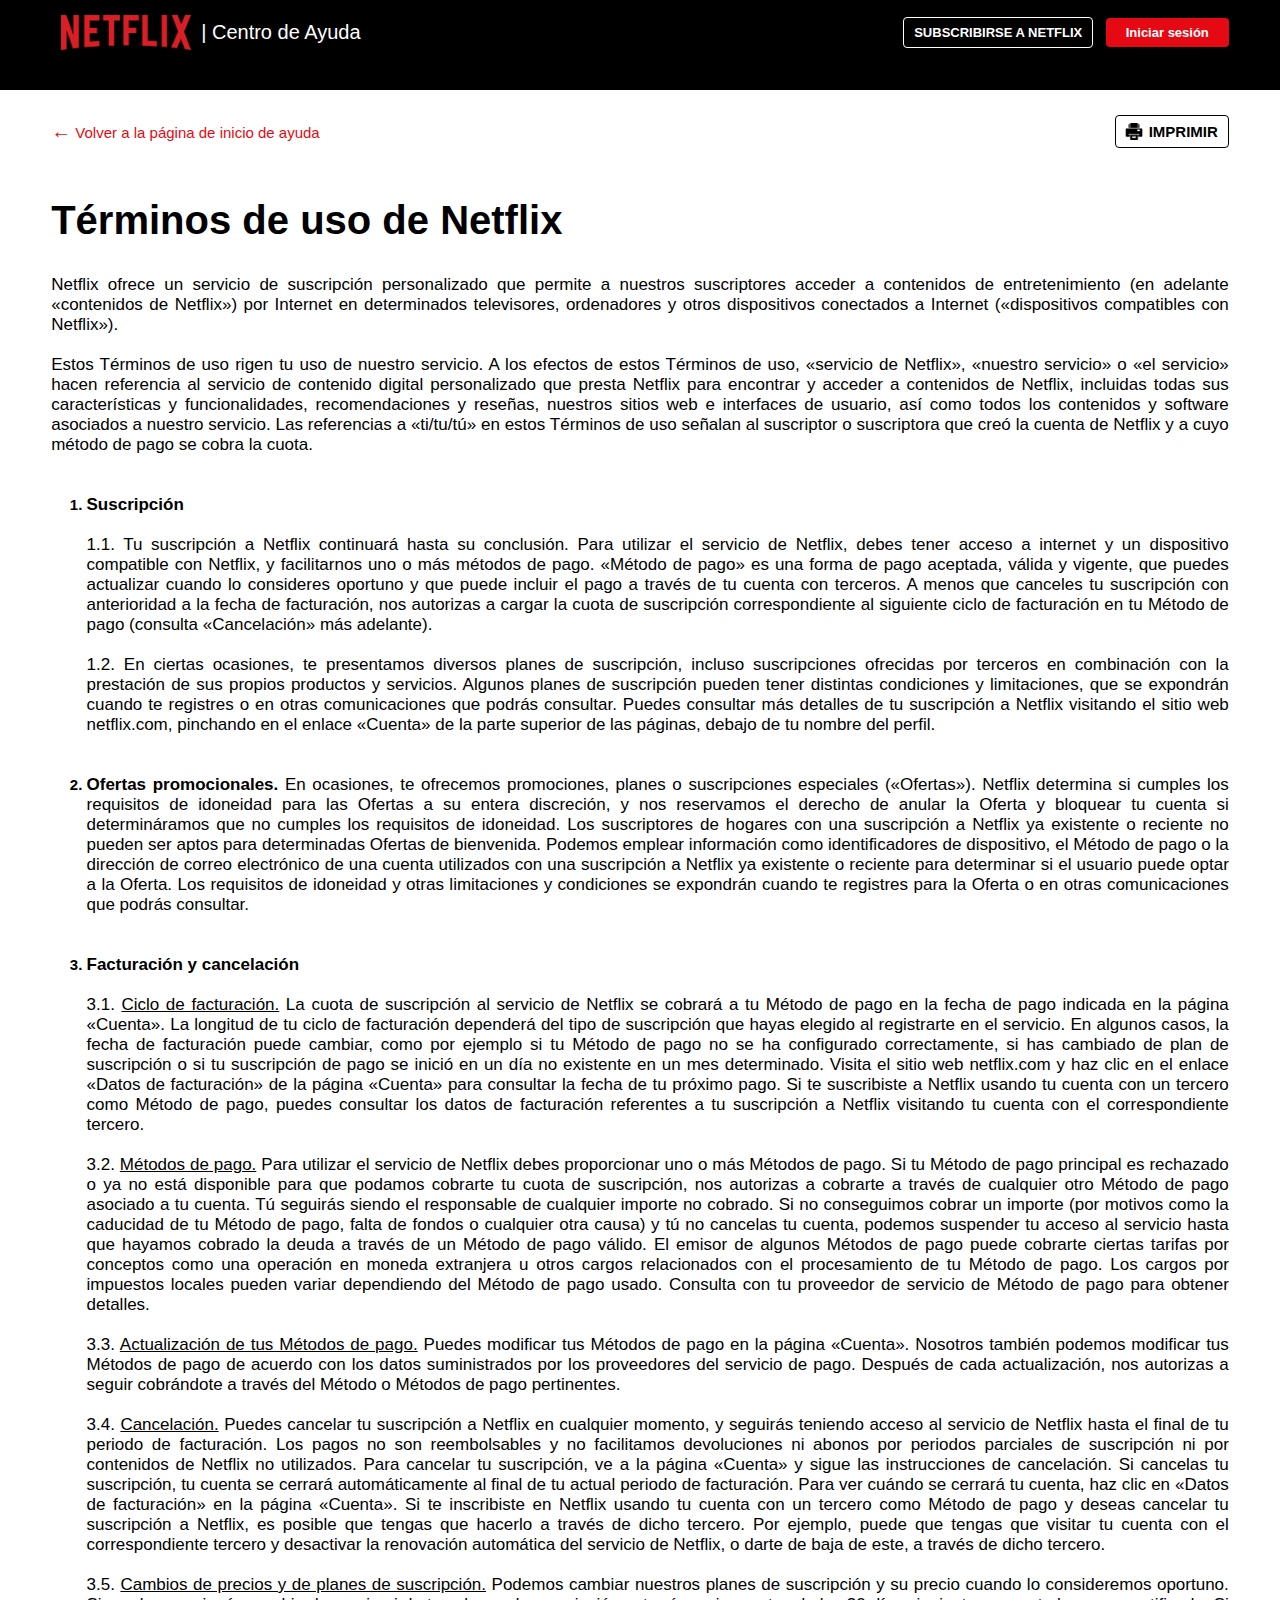
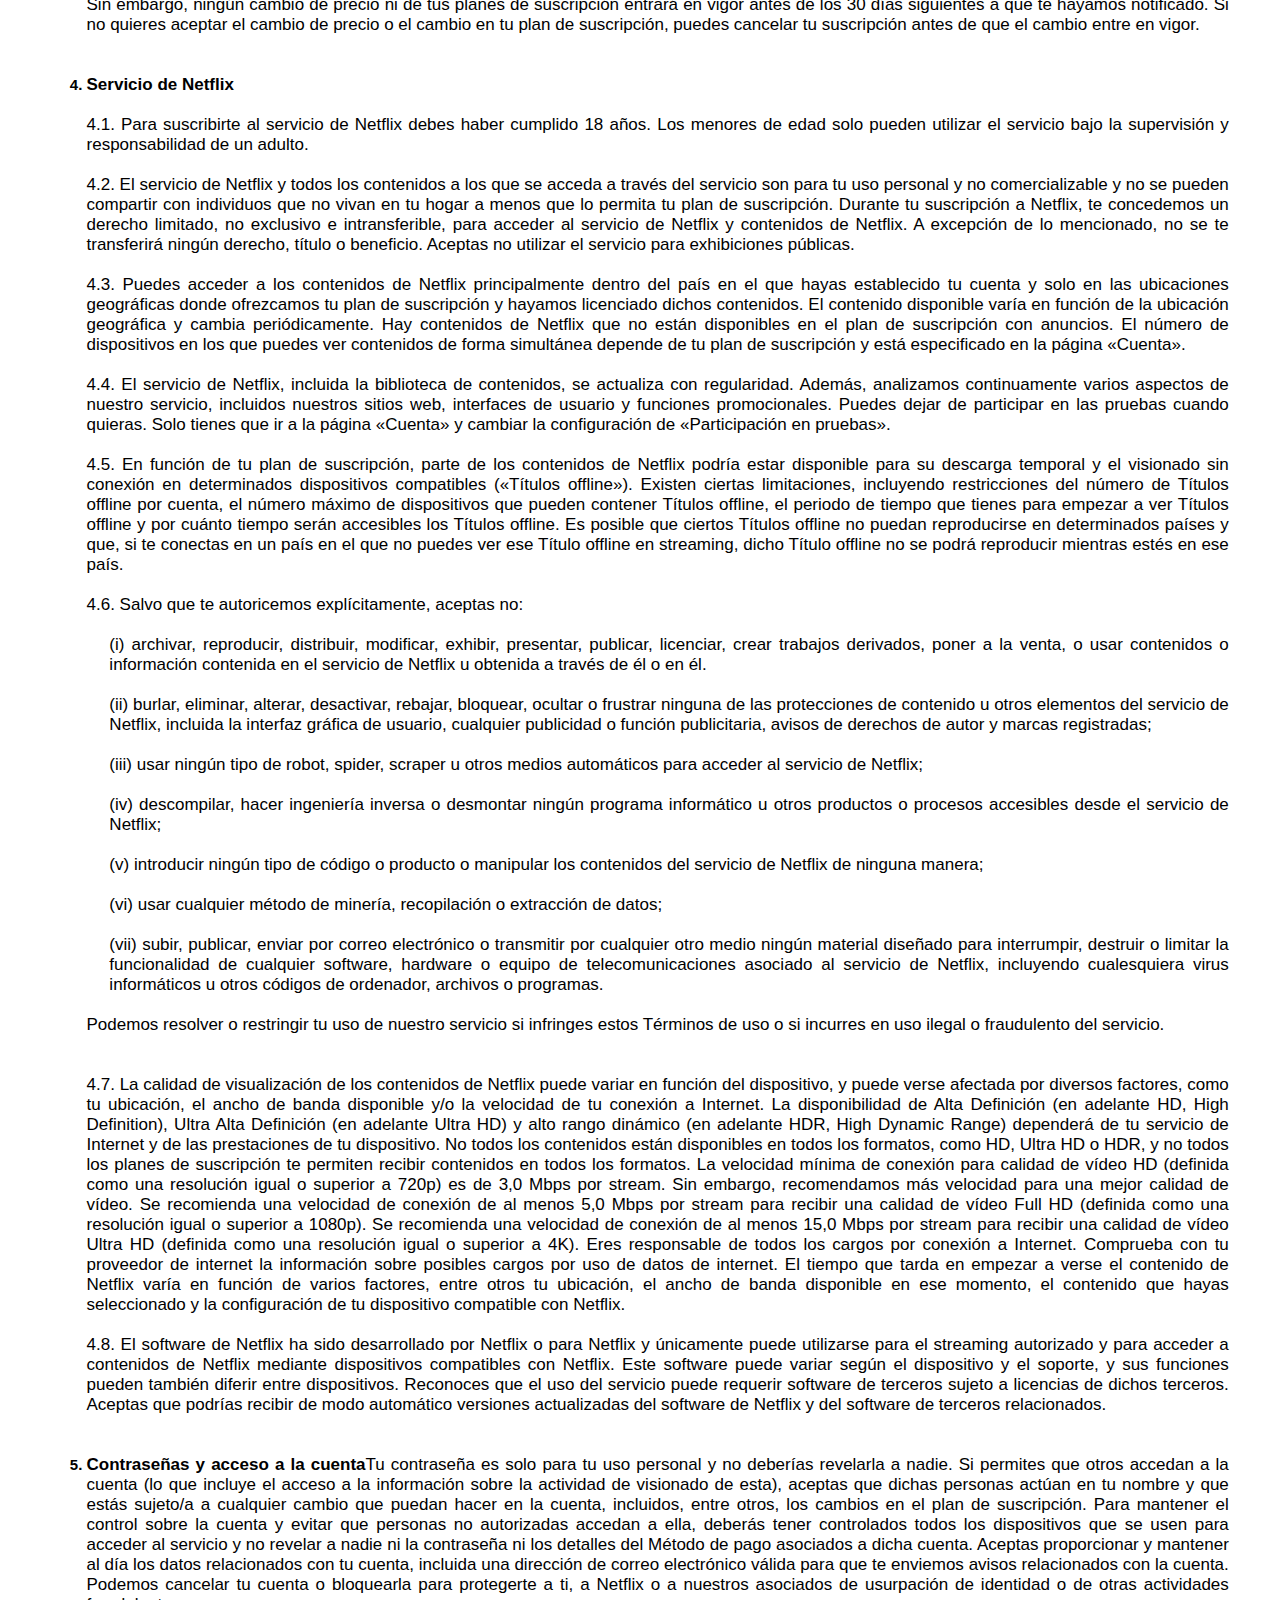
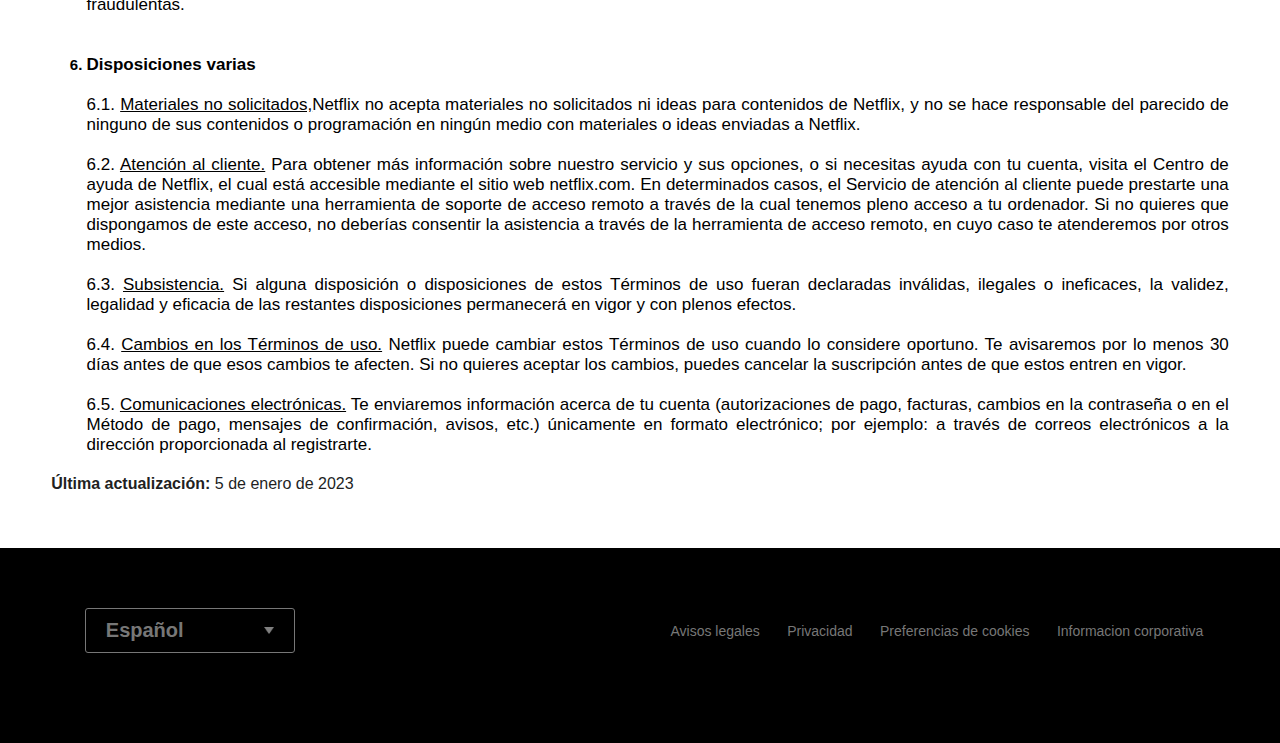
<file: terminos-de-uso.html>
<!DOCTYPE html>
<html lang="es">

<head>
  <meta charset="UTF-8" />
  <meta http-equiv="X-UA-Compatible" content="IE=edge" />
  <meta name="viewport" content="width=device-width, initial-scale=1.0" />
  <title>Términos de Uso Clone</title>
  <link rel="stylesheet" href="./css/terminos-de-uso.css" />
  <link rel="shortcut icon" type="image/jpg" href="img/netflix-flavicon.png" />
</head>

<body>
  <!-- -----------------------------------HEADER 1-------------------------------- -->
  <div class="header">
    <nav>
      <div class="centro-ayuda">
        <img src="./img/logo.png" alt="NetflixLogo" class="logo" />
        <p>| Centro de Ayuda</p>
      </div>
      <div>
        <button class="subscripcion">SUBSCRIBIRSE A NETFLIX</button>
        <button>Iniciar sesión</button>
      </div>
    </nav>
  </div>
  <!-- -----------------------------------HEADER 2------------------------------ -->
  <div class="header-dos">
    <nav>
      <a href="./index.html">
        <p><em>←</em> Volver a la página de inicio de ayuda</p>
      </a>
      <div>
        <button class="imprimir">
          <img src="./img/avisos-legales/icono.png" />IMPRIMIR
        </button>
      </div>
    </nav>
  </div>
  <!-- -------------------------BODY TEXTO INFO------------------------------------- -->
  <div class="texto">
    <h1>Términos de uso de Netflix</h1>
    <p>
      Netflix ofrece un servicio de suscripción personalizado que permite a nuestros suscriptores acceder a contenidos
      de
      entretenimiento (en adelante «contenidos de Netflix») por Internet en determinados televisores, ordenadores y
      otros
      dispositivos conectados a Internet («dispositivos compatibles con Netflix»).
      <br/><br/>
      Estos Términos de uso rigen tu uso de nuestro servicio. A los efectos de estos Términos de uso, «servicio de
      Netflix»,
      «nuestro servicio» o «el servicio» hacen referencia al servicio de contenido digital personalizado que presta
      Netflix
      para encontrar y acceder a contenidos de Netflix, incluidas todas sus características y funcionalidades,
      recomendaciones
      y reseñas, nuestros sitios web e interfaces de usuario, así como todos los contenidos y software asociados a
      nuestro
      servicio. Las referencias a «ti/tu/tú» en estos Términos de uso señalan al suscriptor o suscriptora que creó la
      cuenta
      de Netflix y a cuyo método de pago se cobra la cuota.
    </p>
    <ol>
      <!-- -------------------LISTA 1------------------------------------------------------- -->
      <li>
        <div class="uno">
          <p><b>Suscripción</b></p>
          <p>1.1. Tu suscripción a Netflix continuará hasta su conclusión. Para utilizar el servicio de Netflix, debes
            tener acceso a
            internet y un dispositivo compatible con Netflix, y facilitarnos uno o más métodos de pago. «Método de pago»
            es una
            forma de pago aceptada, válida y vigente, que puedes actualizar cuando lo consideres oportuno y que puede
            incluir el
            pago a través de tu cuenta con terceros. A menos que canceles tu suscripción con anterioridad a la fecha de
            facturación,
            nos autorizas a cargar la cuota de suscripción correspondiente al siguiente ciclo de facturación en tu
            Método de pago
            (consulta «Cancelación» más adelante).</p>
          <p>1.2. En ciertas ocasiones, te presentamos diversos planes de suscripción, incluso suscripciones ofrecidas
            por terceros
            en combinación con la prestación de sus propios productos y servicios. Algunos planes de suscripción pueden
            tener
            distintas condiciones y limitaciones, que se expondrán cuando te registres o en otras comunicaciones que
            podrás
            consultar. Puedes consultar más detalles de tu suscripción a Netflix visitando el sitio web netflix.com,
            pinchando en el
            enlace «Cuenta» de la parte superior de las páginas, debajo de tu nombre del perfil.</p>
        </div>
      </li>
      <!-- -------------------LISTA 2------------------------------------------------------- -->
      <li>
        <div class="dos">
          <p><b>Ofertas promocionales.</b> En ocasiones, te ofrecemos promociones, planes o suscripciones especiales
            («Ofertas»). Netflix determina si cumples los
            requisitos de idoneidad para las Ofertas a su entera discreción, y nos reservamos el derecho de anular la
            Oferta y
            bloquear tu cuenta si determináramos que no cumples los requisitos de idoneidad. Los suscriptores de hogares
            con una
            suscripción a Netflix ya existente o reciente no pueden ser aptos para determinadas Ofertas de bienvenida.
            Podemos
            emplear información como identificadores de dispositivo, el Método de pago o la dirección de correo
            electrónico de una
            cuenta utilizados con una suscripción a Netflix ya existente o reciente para determinar si el usuario puede
            optar a la
            Oferta. Los requisitos de idoneidad y otras limitaciones y condiciones se expondrán cuando te registres para
            la Oferta o
            en otras comunicaciones que podrás consultar.</p>
        </div>
      </li>
      <!-- -------------------LISTA 3------------------------------------------------------- -->
      <li>
        <div class="tres">
          <p><b>Facturación y cancelación</b></p>
          <p>3.1. <u>Ciclo de facturación.</u> La cuota de suscripción al servicio de Netflix se cobrará a tu Método
            de pago en la fecha de
            pago indicada en la página «Cuenta». La longitud de tu ciclo de facturación dependerá del tipo de
            suscripción que hayas
            elegido al registrarte en el servicio. En algunos casos, la fecha de facturación puede cambiar, como por
            ejemplo si tu
            Método de pago no se ha configurado correctamente, si has cambiado de plan de suscripción o si tu
            suscripción de pago se
            inició en un día no existente en un mes determinado. Visita el sitio web netflix.com y haz clic en el enlace
            «Datos de
            facturación» de la página «Cuenta» para consultar la fecha de tu próximo pago. Si te suscribiste a Netflix
            usando tu
            cuenta con un tercero como Método de pago, puedes consultar los datos de facturación referentes a tu
            suscripción a
            Netflix visitando tu cuenta con el correspondiente tercero.</p>
          <p>3.2. <u>Métodos de pago.</u> Para utilizar el servicio de Netflix debes proporcionar uno o más Métodos de
            pago. Si tu Método de
            pago principal es rechazado o ya no está disponible para que podamos cobrarte tu cuota de suscripción, nos
            autorizas a
            cobrarte a través de cualquier otro Método de pago asociado a tu cuenta. Tú seguirás siendo el responsable
            de cualquier
            importe no cobrado. Si no conseguimos cobrar un importe (por motivos como la caducidad de tu Método de pago,
            falta de
            fondos o cualquier otra causa) y tú no cancelas tu cuenta, podemos suspender tu acceso al servicio hasta que
            hayamos
            cobrado la deuda a través de un Método de pago válido. El emisor de algunos Métodos de pago puede cobrarte
            ciertas
            tarifas por conceptos como una operación en moneda extranjera u otros cargos relacionados con el
            procesamiento de tu
            Método de pago. Los cargos por impuestos locales pueden variar dependiendo del Método de pago usado.
            Consulta con tu
            proveedor de servicio de Método de pago para obtener detalles.</p>
          <p>3.3. <u>Actualización de tus Métodos de pago.</u> Puedes modificar tus Métodos de pago en la página
            «Cuenta». Nosotros también
            podemos modificar tus Métodos de pago de acuerdo con los datos suministrados por los proveedores del
            servicio de pago.
            Después de cada actualización, nos autorizas a seguir cobrándote a través del Método o Métodos de pago
            pertinentes.</p>
          <p>3.4. <u>Cancelación.</u> Puedes cancelar tu suscripción a Netflix en cualquier momento, y seguirás
            teniendo acceso al servicio
            de Netflix hasta el final de tu periodo de facturación. Los pagos no son reembolsables y no facilitamos
            devoluciones ni
            abonos por periodos parciales de suscripción ni por contenidos de Netflix no utilizados. Para cancelar tu
            suscripción,
            ve a la página «Cuenta» y sigue las instrucciones de cancelación. Si cancelas tu suscripción, tu cuenta se
            cerrará
            automáticamente al final de tu actual periodo de facturación. Para ver cuándo se cerrará tu cuenta, haz clic
            en «Datos
            de facturación» en la página «Cuenta». Si te inscribiste en Netflix usando tu cuenta con un tercero como
            Método de pago
            y deseas cancelar tu suscripción a Netflix, es posible que tengas que hacerlo a través de dicho tercero. Por
            ejemplo,
            puede que tengas que visitar tu cuenta con el correspondiente tercero y desactivar la renovación automática
            del servicio
            de Netflix, o darte de baja de este, a través de dicho tercero.</p>
          <p>3.5. <u>Cambios de precios y de planes de suscripción.</u> Podemos cambiar nuestros planes de suscripción
            y su precio cuando lo
            consideremos oportuno. Sin embargo, ningún cambio de precio ni de tus planes de suscripción entrará en vigor
            antes de
            los 30 días siguientes a que te hayamos notificado. Si no quieres aceptar el cambio de precio o el cambio en
            tu plan de
            suscripción, puedes cancelar tu suscripción antes de que el cambio entre en vigor.</p>
        </div>
      </li>
      <!-- -------------------LISTA 4------------------------------------------------------- -->
      <li>
        <div class="cuatro">
          <p><b>Servicio de Netflix</b></p>
          <p>4.1. Para suscribirte al servicio de Netflix debes haber cumplido 18 años. Los menores de edad solo pueden
            utilizar el
            servicio bajo la supervisión y responsabilidad de un adulto.</p>
          <p>4.2. El servicio de Netflix y todos los contenidos a los que se acceda a través del servicio son para tu
            uso personal y
            no comercializable y no se pueden compartir con individuos que no vivan en tu hogar a menos que lo permita
            tu plan de
            suscripción. Durante tu suscripción a Netflix, te concedemos un derecho limitado, no exclusivo e
            intransferible, para
            acceder al servicio de Netflix y contenidos de Netflix. A excepción de lo mencionado, no se te transferirá
            ningún
            derecho, título o beneficio. Aceptas no utilizar el servicio para exhibiciones públicas.</p>
          <p>4.3. Puedes acceder a los contenidos de Netflix principalmente dentro del país en el que hayas establecido
            tu cuenta y
            solo en las ubicaciones geográficas donde ofrezcamos tu plan de suscripción y hayamos licenciado dichos
            contenidos. El
            contenido disponible varía en función de la ubicación geográfica y cambia periódicamente. Hay contenidos de
            Netflix que
            no están disponibles en el plan de suscripción con anuncios. El número de dispositivos en los que puedes ver
            contenidos
            de forma simultánea depende de tu plan de suscripción y está especificado en la página «Cuenta».</p>
          <p>4.4. El servicio de Netflix, incluida la biblioteca de contenidos, se actualiza con regularidad. Además,
            analizamos
            continuamente varios aspectos de nuestro servicio, incluidos nuestros sitios web, interfaces de usuario y
            funciones
            promocionales. Puedes dejar de participar en las pruebas cuando quieras. Solo tienes que ir a la página
            «Cuenta» y
            cambiar la configuración de «Participación en pruebas».</p>
          <p>4.5. En función de tu plan de suscripción, parte de los contenidos de Netflix podría estar disponible para
            su descarga
            temporal y el visionado sin conexión en determinados dispositivos compatibles («Títulos offline»). Existen
            ciertas
            limitaciones, incluyendo restricciones del número de Títulos offline por cuenta, el número máximo de
            dispositivos que
            pueden contener Títulos offline, el periodo de tiempo que tienes para empezar a ver Títulos offline y por
            cuánto tiempo
            serán accesibles los Títulos offline. Es posible que ciertos Títulos offline no puedan reproducirse en
            determinados
            países y que, si te conectas en un país en el que no puedes ver ese Título offline en streaming, dicho
            Título offline no
            se podrá reproducir mientras estés en ese país.</p>
          <p>4.6. Salvo que te autoricemos explícitamente, aceptas no:</p>
          <nat>
            <div class="num-romanos">
              <p>(i) archivar, reproducir, distribuir, modificar, exhibir, presentar, publicar, licenciar, crear
                trabajos derivados,
                poner a la venta, o usar contenidos o información contenida en el servicio de Netflix u obtenida a
                través de él o en él.</p>
              <p>(ii) burlar, eliminar, alterar, desactivar, rebajar, bloquear, ocultar o frustrar ninguna de las
                protecciones de
                contenido u otros elementos del servicio de Netflix, incluida la interfaz gráfica de usuario, cualquier
                publicidad o
                función publicitaria, avisos de derechos de autor y marcas registradas;</p>
              <p>(iii) usar ningún tipo de robot, spider, scraper u otros medios automáticos para acceder al servicio de
                Netflix;</p>
              <p>(iv) descompilar, hacer ingeniería inversa o desmontar ningún programa informático u otros productos o
                procesos
                accesibles desde el servicio de Netflix;</p>
              <p>(v) introducir ningún tipo de código o producto o manipular los contenidos del servicio de Netflix de
                ninguna manera;</p>
              <p>(vi) usar cualquier método de minería, recopilación o extracción de datos;</p>
              <p>(vii) subir, publicar, enviar por correo electrónico o transmitir por cualquier otro medio ningún
                material diseñado para
                interrumpir, destruir o limitar la funcionalidad de cualquier software, hardware o equipo de
                telecomunicaciones asociado
                al servicio de Netflix, incluyendo cualesquiera virus informáticos u otros códigos de ordenador,
                archivos o programas.</p>
            </div>
            <p>Podemos resolver o restringir tu uso de nuestro servicio si infringes estos Términos de uso o si incurres
              en uso ilegal o fraudulento del servicio.
            </p>
          </nat>
          <p>4.7. La calidad de visualización de los contenidos de Netflix puede variar en función del dispositivo, y puede verse
          afectada por diversos factores, como tu ubicación, el ancho de banda disponible y/o la velocidad de tu conexión a
          Internet. La disponibilidad de Alta Definición (en adelante HD, High Definition), Ultra Alta Definición (en adelante
          Ultra HD) y alto rango dinámico (en adelante HDR, High Dynamic Range) dependerá de tu servicio de Internet y de las
          prestaciones de tu dispositivo. No todos los contenidos están disponibles en todos los formatos, como HD, Ultra HD o
          HDR, y no todos los planes de suscripción te permiten recibir contenidos en todos los formatos. La velocidad mínima de
          conexión para calidad de vídeo HD (definida como una resolución igual o superior a 720p) es de 3,0 Mbps por stream. Sin
          embargo, recomendamos más velocidad para una mejor calidad de vídeo. Se recomienda una velocidad de conexión de al menos
          5,0 Mbps por stream para recibir una calidad de vídeo Full HD (definida como una resolución igual o superior a 1080p).
          Se recomienda una velocidad de conexión de al menos 15,0 Mbps por stream para recibir una calidad de vídeo Ultra HD
          (definida como una resolución igual o superior a 4K). Eres responsable de todos los cargos por conexión a Internet.
          Comprueba con tu proveedor de internet la información sobre posibles cargos por uso de datos de internet. El tiempo que
          tarda en empezar a verse el contenido de Netflix varía en función de varios factores, entre otros tu ubicación, el ancho
          de banda disponible en ese momento, el contenido que hayas seleccionado y la configuración de tu dispositivo compatible
          con Netflix.</p>
          <p>4.8. El software de Netflix ha sido desarrollado por Netflix o para Netflix y únicamente puede utilizarse para el
          streaming autorizado y para acceder a contenidos de Netflix mediante dispositivos compatibles con Netflix. Este software
          puede variar según el dispositivo y el soporte, y sus funciones pueden también diferir entre dispositivos. Reconoces que
          el uso del servicio puede requerir software de terceros sujeto a licencias de dichos terceros. Aceptas que podrías
          recibir de modo automático versiones actualizadas del software de Netflix y del software de terceros relacionados.</p>
        </div>
      </li>
      <!-- -------------------LISTA 5------------------------------------------------------- -->
      <li>
        <div class="cinco">
          <p><b>Contraseñas y acceso a la cuenta</b>Tu contraseña es solo para tu uso personal y no deberías revelarla a nadie. Si permites que otros accedan a la cuenta
          (lo que incluye el acceso a la información sobre la actividad de visionado de esta), aceptas que dichas personas actúan
          en tu nombre y que estás sujeto/a a cualquier cambio que puedan hacer en la cuenta, incluidos, entre otros, los cambios
          en el plan de suscripción. Para mantener el control sobre la cuenta y evitar que personas no autorizadas accedan a ella,
          deberás tener controlados todos los dispositivos que se usen para acceder al servicio y no revelar a nadie ni la
          contraseña ni los detalles del Método de pago asociados a dicha cuenta. Aceptas proporcionar y mantener al día los datos
          relacionados con tu cuenta, incluida una dirección de correo electrónico válida para que te enviemos avisos relacionados
          con la cuenta. Podemos cancelar tu cuenta o bloquearla para protegerte a ti, a Netflix o a nuestros asociados de
          usurpación de identidad o de otras actividades fraudulentas.</p>
        </div>
      </li>
      <!-- -------------------LISTA 6------------------------------------------------------- -->
      <li>
        <div class="seis">
          <p><b>Disposiciones varias</b></p>
          <p>6.1. <u>Materiales no solicitados,</u>Netflix no acepta materiales no solicitados ni ideas para contenidos de Netflix, y no se hace responsable del parecido
          de ninguno de sus contenidos o programación en ningún medio con materiales o ideas enviadas a Netflix.</p>
          <p>6.2. <u>Atención al cliente.</u> Para obtener más información sobre nuestro servicio y sus opciones, o si necesitas ayuda con tu
          cuenta, visita el Centro de ayuda de Netflix, el cual está accesible mediante el sitio web netflix.com. En determinados
          casos, el Servicio de atención al cliente puede prestarte una mejor asistencia mediante una herramienta de soporte de
          acceso remoto a través de la cual tenemos pleno acceso a tu ordenador. Si no quieres que dispongamos de este acceso, no
          deberías consentir la asistencia a través de la herramienta de acceso remoto, en cuyo caso te atenderemos por otros
          medios.</p>
          <p>6.3. <u>Subsistencia.</u> Si alguna disposición o disposiciones de estos Términos de uso fueran declaradas inválidas, ilegales o
          ineficaces, la validez, legalidad y eficacia de las restantes disposiciones permanecerá en vigor y con plenos efectos.</p>
          <p>6.4. <u>Cambios en los Términos de uso.</u> Netflix puede cambiar estos Términos de uso cuando lo considere oportuno. Te
          avisaremos por lo menos 30 días antes de que esos cambios te afecten. Si no quieres aceptar los cambios, puedes cancelar
          la suscripción antes de que estos entren en vigor.</p>
          <p>6.5. <u>Comunicaciones electrónicas.</u> Te enviaremos información acerca de tu cuenta (autorizaciones de pago, facturas, cambios en
          la contraseña o en el Método de pago, mensajes de confirmación, avisos, etc.) únicamente en formato electrónico; por
          ejemplo: a través de correos electrónicos a la dirección proporcionada al registrarte.</p>
        </div>
      </li>
    </ol>
    <!-- -----------------------------------------Fin de listas ---------------------------->
    </p>
    <h4><b>Última actualización:</b> 5 de enero de 2023</h4>
  </div>
  <!-- ------------------------------------FOOTER------------------------------------------------------ -->
  <div class="footer">
    <nav>
      <button class="idioma">Español<img src="img/down-icon.png"></button>
      <div class="fila">
        <a href="/avisos-legales.html">Avisos legales</a>
        <a href="/privacidad.html">Privacidad</a>
        <a href="#">Preferencias de cookies</a>
        <a href="/info-corporativa.html">Informacion corporativa</a>
      </div>
    </nav>
  </div>
</body>

</html>
</file>
<file: css/style.css>
*{
    font-family: 'Poppins', sans-serif; /* Tipografía de letra de toda la página */
    box-sizing: border-box;
    margin: 0;
    padding: 0;
}
body{
    background: black; /* Color del fondo negro */
    color: white; /* Color de las letras blanco */
}
/* --------------------------------EMPEZAMOS CON EL HEADER----------------------------------------------------------- */
.header{
    width: 100%;
    height: 100vh; /* Utilizo vh para que sea una página más responsive */
    /* Añadimos la imagen pero con un poco de transparencia. Normalmente linear-gradient se usa para ir de un color
    a otro (de arriba a abajo si se deja por defecto) y hacer una transición. Aquí usamos rgba que es como el código
    de color rgb, pero la "a" (alpha) es la opacidad que va de 1 (opaco) a 0 (transparente). Con esto hago que la
    imagen sea un poco transparente y más oscura, ya que en rgb (0,0,0) significa negro */
    position: relative;
    background-image: linear-gradient(rgba(0,0,0,0.6),rgba(0, 0, 0, 0.6)), url(/img/index/header.jpg);
    background-size: cover; /* Hace que se guarde la escala que tiene por defecto la imagen y su relación aspecto intrínseca */
    background-position: center; /* Centramos la imagen */
    padding: 10px 8%; /* Para arriba y abajo 10px y para derecha e izquierda 8% */
}
nav{
    display: flex; /* Hago que el contenido del nav sea horizontal en vez de vertical ajustándolas */
    align-items: center; /* El contenido de las flexbox se centra */
    /* El logo pasa a estar a la izquierda y los botones a la derecha porque hay un espacio entre ellos, ya que el logo
    es un elemento y los botones como están en el mismo div, son otro elemento conjunto*/
    justify-content: space-between;
    padding: 10px 0; /* Para arriba y abajo 10px y para derecha e izquierda 0% */
}
.logo{
    width: 150px;
    cursor: pointer; /* El ratón se vuelve una mano indicando que al pinchar en el logo te lleva a un link */
}
nav button{
    border: 0;
    outline: 0;
    background: rgb(219, 0, 1); /* Color de los botones */
    color: white; /* Color de la letra los botones */
    font-size: 12px; /* Tamaño de letra de los botones */
    font-weight: bold;
    border-radius: 4px; /* Redondea las esquinas para que sean cuadrados redondeados */
    padding: 7px 20px;
    margin-left: 8px; /* Hacemos que haya un espacio entre los botones */
    cursor: pointer;
}
.contenido-headder{
    position: absolute;
    top: 50%;
    left: 50%;
    transform: translate(-50%, -50%); /* Hace que se quede en medio ya que contrasta el top 50% y el left 50% */
    text-align: center;
    margin-top: 100px;
}
.contenido-headder h1{
    font-size: 60px;
    font-weight: 600;
    max-width: 650px; /* Hace que la letra no pueda ser más ancha que el valor establecido: 650px */
    line-height: 70px; /* Establece la distancia de los otros textos */
}
.contenido-headder h3 {
    font-weight: 400;
    margin-bottom: 20px;
}
.entrada-mail{
    background: white;
    display: flex; /* Para el diseño responsive */
    border-radius: 4px;
    align-items: center;
    margin-top: 30px;
    overflow: hidden; /* Cuando escribes el mail y es muy largo, te deja seguir escribiendo pero dejas de ver las primeras letras a medida que escribes */
}
.entrada-mail input{
    flex: 1; /* Esto hace que crezca a medida que se amplia la ventana, es para el diseño responsive */
    border: 0;
    outline: 0;
    margin-left: 20px;
}
.entrada-mail button {
    background-color: rgb(219, 0, 1);
    border: 0;
    outline: 0;
    color: white;
    font-size: 16px;
    padding: 15px 30px; /* Centramos el texto */
    cursor: pointer;
}
/* ---------------------------EMPEZAMOS CON LOS ELEMENTOS DEL BODY---------------------------------------------------- */
.elementos{
    padding: 50px 12%;
    font-size: 22px;
}
.fila{
    display: flex;
    width: 100%;
    align-items: center;
    /* Poniendo esto, si los elementos no caben en la anchura del contenedor,
        se creará una nueva línea automáticamente y se continuará colocando los
        elementos en ella. Sin esta propiedad, los elementos se ajustarían a una
        sola línea y se reducirían automáticamente para caber en el contenedor. */
    flex-wrap: wrap;
    padding: 50px 0;
}
.columna-texto{
    flex-basis: 50%; /* En el flexbox establece el tamaño del contenido según la pantalla */
    margin-bottom: 20px;
}
.columna-imagen{
    flex-basis: 50%;
    margin-bottom: 20px;
}
.columna-imagen img{
    display: block; /* La imagen ahora tiene un cuadro de bloque */
    height: auto;
    width: 90%;
    margin: auto;
}
.elementos h2{
    font-size: 50px;
    font-weight: 600;
    margin-bottom: 20px;
}

/* Se usa sobre la imagen 4 que es más grande que las otras, y se hace la selección
    del atributo "alt" entre corchetes */
img[alt="imagen4"]{
    width: 70%;
    max-width: 400px;
}

/* --------------------------------FOOTER--------------------------------------------------------- */
.footer{
    padding: 50px 15% 10px;
    border-top: 6px solid #333;
    color: #777;
}
.footer h2{
    font-size: 18px;
    font-weight: 400;
    margin-bottom: 30px;
}
.footer .columna{
    flex-basis: 25%; /* Determinamos el tamaño de la caja de contenidos en un 25% cada columna, haciendo que se pongan de forma horizontal repartiéndose entre las cuatro el espacio */
    flex-grow: 1;
    margin-bottom: 20px;
    padding: 0px 15px;
}
.footer .columna a{
    display: block;
    text-decoration: none;
    color: #777;
    font-size: 14px;
    margin-bottom: 10px;
}
.footer .columna a:hover {
    text-decoration: underline;
}
.footer .fila{
    align-items: flex-start; /* Así todos los elementos empiezan desde el mismo punto y no están centrados en su propia flexbox */
    padding: 10px 0;
}
.footer .idioma{
    color: white;
    padding: 10px 20px;
    border-radius: 3px;
}
.texto-copyright{
    font-size: 14px;
    margin-top: 20px;
    margin-bottom: 10px;
}
/* -----------------------ARREGLOS DE CSS PARA PANTALLAS PEQUEÑAS--------------------------------------------------------------- */
/* Esto es para las pantallas que sean menores de 600px */
@media only screen and (max-width:600px){
    /* -----------------------ARREGLOS DEL HEADER--------------------------------------- */
    .logo{
        width: 100px;
    }
    nav button{
        padding: 5px 10px;
    }
    nav .idioma{
        padding: 4px 8px;
    }
    .contenido-headder{
        position: unset;
        transform: none;
        padding-top: 150px;
    }
    .contenido-headder h1{
        font-size: 30px;
    }
    .entrada-mail button{
        font-size: 12px;
        padding: 10px 15px;
    }
    /* -------------------------ARREGLOS PARA LOS ELEMENTOS--------------------------------- */
    .columna-texto, .columna-imgagen{
        flex-basis: 100%;
    }
    .elementos h2{
        font-size: 30px;
    }
    .elementos p{
        font-size: 15px;
    }
    /* Seleccionamos los elementos que van dentro de la etiqueta con clase "fila" con su pseudoclase 
        de css ":nth child()" las posiciones 2 y 4, es decir, las etiquetas div con clase "fila" pares
        (hay solo 4 div con clase "fila")  */
    .fila:nth-child(2),.fila:nth-child(4){
        /* Como estamos tratando a las etiquetas div con clase "fila" como flexbox, usando la propiedad
        flex-direction, elegimos cómo sus elementos se posicionan. Con "column-reverse" lo que hacemos es
        que el elemento inicial (<div class="columna-imagen">) sea el elemento final ahora, y que el elemento
        final anterior (<div class="columna-texto">) sea el elemento inicial. Esto lo hacemos para que al 
        hacer scroll en una pantalla pequeña, siempre se vea primero el texto y luego la imagen, si no lo 
        pusiéramos, los elementos se verían: texto, imagen, imagen, texto, texto, imagen, imagen, texto.
        Y ahora se ven: texto, imagen, texto, imagen, texto, imagen, texto, imagen */
        flex-direction: column-reverse;
    }
    .elementos .fila{
        padding: 10px 0;
    }
    /* -----------------------------------ARREGLOS PARA FAQ E INFORMACIÓN------------------------------ */
    .faq h2{
        font-size: 20px;
    }
    .acordeon .contenido{
        font-size: 14px;
    }
    .acordeon li label{
        padding: 10px;
        font-size: 14px;
    }
    label::after{
        font-size: 22px;
    }
}
</file>
<file: css/avisos-legales.css>
* {
  font-family: "Poppins", sans-serif;
  box-sizing: border-box;
  margin: 0;
  padding: 0;
  text-decoration: none;
}

body {
  background: white;
  color: black;
}

/* --------------------------PRIMER HEADER------------------------- */

.header {
  width: 100%;
  height: 10vh;
  background-color: black;
  position: relative;
  background-size: cover;
  background-position: center;
  padding: 5px 4%;
}

.centro-ayuda {
  display: flex;
  align-items: center;
  padding: 0px;
}

.logo {
  padding: 0px 10px;
  width: 150px;
  cursor: pointer;
}

.centro-ayuda p {
  font-size: 20px;
  color: white;
}

nav {
  display: flex;
  align-items: center;
  justify-content: space-between;
  padding: 10px 0;
}

.subscripcion {
  display: inline-flex;
  align-items: center;
  background: transparent;
  border: 1px solid white;
  padding: 7px 10px;
}

/* ---------------------------SEGUNDO HEADER----------------------------------------- */

.header-dos {
  width: 100%;
  height: 10vh;
  background-color: white;
  position: relative;
  background-size: cover;
  background-position: center;
  padding: 15px 4%;
}

p {
  color: #e50914;
  text-decoration: none;
  font-size: 14px;
  font-weight: 500;
  transition: transform 0.5s;
}

em:hover {
  text-decoration: none;
}

a p:hover {
  text-decoration: underline;
  transform: translateX(-10px);
}

em {
  font-size: 20px;
  font-weight: 800;
  text-decoration: none;
}

nav button {
  border: 0;
  outline: 0;
  background: #e50914;
  color: white;
  font-size: 12px;
  font-weight: bold;
  border-radius: 4px;
  padding: 7px 20px;
  margin-left: 8px;
  cursor: pointer;
}

.imprimir {
  display: inline-flex;
  align-items: center;
  font-size: 15px;
  background: transparent;
  color: black;
  border: 1px solid black;
  padding: 7px 10px 7px 3px;
}

.imprimir img {
  width: 30px;
}

/* -----------------------BODY TEXTO------------------------- */
.texto {
  padding: 5px 4%;
  text-align: justify;
  font-size: 13px;
}

.texto h1 {
  font-size: 40px;
  font-weight: 750;
  max-width: 650px;
  line-height: 50px;
  margin-bottom: 30px;
  margin-top: 10px;
}

.texto p {
  font-size: 17px;
  font-weight: 350;
  color: black;
  margin-bottom: 40px;
}

.texto h3 {
  font-size: 19px;
  font-weight: 600;
  color: #221f1f;
  margin-bottom: 15px;
}

.texto p a {
  color: #e50914;
  text-decoration: none;
}

.texto p a:hover {
  text-decoration: underline;
}

.texto h4 {
  font-size: 16px;
  font-weight: 500;
  color: #221f1f;
  margin-bottom: 50px;
  margin-top: -20px;
}

/* -----------------------------------FOOTER------------------------- */
.footer {
  padding: 50px 6% 80px;
  background-color: black;
  color: #777;
}

.footer .idioma {
  display: inline-flex;
  align-items: center;
  color: #777;
  font-size: 20px;
  background-color: black;
  padding: 10px 20px;
  border: solid 1px #777;
  border-radius: 3px;
}

.idioma img {
  width: 10px;
  margin-left: 80px;
  opacity: 0.5;
}

.footer .fila a {
  display: inline;
  text-decoration: none;
  color: #777;
  font-size: 14px;
  margin-bottom: 10px;
  flex-basis: 40%;
  flex-grow: 1;
  margin-bottom: 20px;
  padding-left: 23px;
}

.footer .fila a:hover {
  text-decoration: underline;
}

/* -----------------------ARREGLOS DE CSS PARA PANTALLAS PEQUEÑAS--------------------------------------------------------------- */
/* Esto es para las pantallas que sean menores de 600px */
@media only screen and (max-width: 600px) {
  /* -----------------------ARREGLOS DEL HEADER 1--------------------------------------- */
  .header {
    width: 100%;
    height: 9vh;
  }

  .logo {
    width: 80px;
    margin-left: 15px;
  }

  .centro-ayuda p {
    margin-top: 0.1px;
    font-size: 15px;
  }

  nav button {
    visibility: hidden;
    display: none;
    font-size: 0;
    padding: 0;
  }

  .subscripcion {
    display: none;
  }
  
  /* -----------------------ARREGLOS DEL HEADER 2--------------------------------------- */
  p {
    font-size: 12px;
    margin-top: -10px;
    padding-left: 4px;
  }
  .imprimir {
    display: none;
  }
  /* -----------------------ARREGLOS DEL BODY CON INFO--------------------------------------- */
  .texto {
    padding-left: 12px;
    padding-right: 12px;
  }

  .texto h1 {
    font-size: 30px;
    font-weight: 700;
    text-align: center;
    margin-bottom: 20px;
    margin-top: -10px;
  }

  .texto p {
    font-size: 15px;
    margin-bottom: 30px;
  }

  .texto h3 {
    font-size: 18px;
    text-align: center;
  }

  .texto h4 {
    font-size: 15px;
    margin-top: -10px;
  }
  /* -----------------------ARREGLOS DEL FOOTER--------------------------------------- */
  .footer {
    padding: 20px 2% 50px;
  }

  .footer .idioma {
    display: none;
  }

  .footer .fila a {
    display: flex;
    text-align: center;
    margin-left: 30px;
  }
}
</file>
<file: css/cuenta.css>
* {
    font-family: 'Poppins', sans-serif;
    box-sizing: border-box;
    margin: 0;
    padding: 0;
}

body {
    color: white;
    background: black;
    background-image: linear-gradient(rgba(0, 0, 0, 0.2), rgba(0, 0, 0, 0.2)), url(/img/cuenta/background.jpg);
}

/* --------------------------HEADER--------------------------------------------------------- */

.contenido{
    width: 100%;
    height: 100vh;
}

nav .logo{
    position: relative;
    display: flex;
    padding-top: 25px;
    padding-left: 3%;
    width: 210px;
    cursor: pointer;
    max-width: 500px;
}

/* ----------------------------CAJA DEL FORMULARIO------------------------------------------- */

.caja{
    position: relative;
    background-color: rgba(0, 0, 0, 0.7);
    color: white;
    width: 40%;
    justify-content: center;
    max-width: 600px;
    border-radius: 3px;
    align-self: center;
    padding-top: 50px;
    padding-bottom: 30px;
    padding-left: 70px;
    padding-right: 70px;
    margin: 2% 32% 70px 32%;
}

.caja h2{
    font-size: 30px;
    margin-bottom: 30px;
}

.caja .form{
    display: flex;
    flex-direction: column;
}

.caja .form input{
    border: none;
    padding: 20px;
    margin-bottom: 15px;
    font-size: 16px;
    background-color: #333;
    border-radius: 5px;
}
/* Esto es para que el color de lo que escribamos y se quede plasmado en el formulario sea con las
letras en blanco */
input, select,textarea {
    color: white;
}
/* Esto es para que el color de lo que escribamos en el momento durante el que escribimos,
sea con las letras en blanco */
textarea:focus, input:focus {
    color: white;
}

.caja button{
    border: none;
    padding: 15px 35%;
    margin-top: 30px;
    margin-bottom: 20px;
    background-color: #e50914;
    color: white;
    font-size: 16px;
    font-weight: bold;
    border-radius: 5px;
}

.caja .checkbox{
    display: flex;
    align-items: center;
    color: #b3b3b3;
    font-size: 14px;
    justify-content: space-between;
    margin: 10px 0px;
    margin-bottom: 50px;
}

.recordar{
    display: inline-flex;
}

.recordar label{
    margin-left: 3px;
}

#checkbox1 {
    accent-color: #b3b3b3; /* Esto consigue que al hacer un click en check, podamos ver el check en gris al ponerse el tick */
}

.caja .checkbox div p {
    display: flex;
    justify-content: center;
    align-items: center;
    font-size: 14px;
}

.caja .checkbox div p:hover {
    text-decoration: underline;
}

.caja .subscripcion p{
    margin: 15px 0px 0 0px;
    color: gray;
}

.caja .subscripcion p span{
    color: white;
    font-weight: 600;
}

.caja .subscripcion p+p{
    font-size: 13px;
}

.caja .subscripcion a{
    color: #0071eb;
    font-weight: normal;
    text-decoration: none;
}

.caja .subscripcion a:hover{
    text-decoration: underline;
}

/* ----------------------------------------FOOTER-------------------------------------------------------------- */

footer{
    padding: 50px 15% 10px;
    color: #777;
    background-color: rgba(0, 0, 0, 0.8);
    margin-top: 10%;
}

footer p {
    font-size: 18px;
    font-weight: 400;
    margin-bottom: 2%;
    max-width: 900px;
}

footer ul{
    /* Con estos dos elementos, conseguimos convertir las columnas de elementos li, a listas horizontales */
    display: flex;
    flex-wrap: wrap;
    margin-bottom: 2%;
    height: 10vh;
    padding: 0px 15px;
}

footer ul li{
    font-size: 14px;
    /* Con este elemento, asignamos el % que ocupa cada elemento en la flexbox */
    width: 25%;
    list-style: none; /* Esto le quita los puntos de lista ordenada a los elementos li */
}

footer .links a {
    text-decoration: none;
    color: #777;
}

footer .links a:hover{
    text-decoration: underline;
}


/* -----------------------ARREGLOS DE CSS PARA PANTALLAS PEQUEÑAS--------------------------------------------------------------- */
@media only screen and (max-width:600px) {
    /* -----------------------ARREGLOS DEL HEADER Y BODY--------------------------------------- */
    body{
        background-image: none;
    }
    
    nav .logo {
        padding-left: 3%;
        padding-top: 3%;
        width: 40%;
    }

    .caja {
        width: 105%;
        padding-top: 5%;
        padding-bottom: 3%;
        padding-left: 3%;
        padding-right: 3%px;
        margin: 2% 3% 2% 3%;
    }

    
    .caja .form input {
        padding: 15px;
        margin-bottom: 3%;
        }

    .caja button {
        padding: 15px 37%;
    }

    
    .caja .subscripcion{
        margin-top: -20px;
    }
    
    .caja .subscripcion p span {
        font-weight: 300;        
    }

    /* ---------------------------ARREGLOS FOOTER------------------- */
    footer {
        padding: 5% 7% 3%;
        border-top: 2px solid #333;
    }
    
    footer p {
        font-size: 15px;
        margin-bottom: 7%;
    }
    
    footer ul {
        margin-bottom: 5%;
        padding: 0px;
        height: 15vh;
    }
    
    footer ul li {
        font-size: 12px;
        width: 50%;
    }
    

}
</file>
<file: css/info-corporativa.css>
* {
  font-family: "Poppins", sans-serif;
  box-sizing: border-box;
  margin: 0;
  padding: 0;
  text-decoration: none;
}

body {
  background: white;
  color: black;
}

/* --------------------------PRIMER HEADER------------------------- */

.header {
  width: 100%;
  height: 10vh;
  background-color: black;
  position: relative;
  background-size: cover;
  background-position: center;
  padding: 5px 4%;
}

.centro-ayuda {
  display: flex;
  align-items: center;
  padding: 0px;
}

.logo {
  padding: 0px 10px;
  width: 150px;
  cursor: pointer;
}

.centro-ayuda p {
  font-size: 20px;
  color: white;
}

nav {
  display: flex;
  align-items: center;
  justify-content: space-between;
  padding: 10px 0;
}

.subscripcion {
  display: inline-flex;
  align-items: center;
  background: transparent;
  border: 1px solid white;
  padding: 7px 10px;
}

/* ---------------------------SEGUNDO HEADER----------------------------------------- */

.header-dos {
  width: 100%;
  height: 10vh;
  background-color: white;
  position: relative;
  background-size: cover;
  background-position: center;
  padding: 15px 4%;
}

p {
  color: #e50914;
  text-decoration: none;
  font-size: 14px;
  font-weight: 500;
  transition: transform 0.5s;
}

em:hover {
  text-decoration: none;
}

a p:hover {
  text-decoration: underline;
  transform: translateX(-10px);
}

em {
  font-size: 20px;
  font-weight: 800;
  text-decoration: none;
}

nav button {
  border: 0;
  outline: 0;
  background: #e50914;
  color: white;
  font-size: 12px;
  font-weight: bold;
  border-radius: 4px;
  padding: 7px 20px;
  margin-left: 8px;
  cursor: pointer;
}

.imprimir {
  display: inline-flex;
  align-items: center;
  font-size: 15px;
  background: transparent;
  color: black;
  border: 1px solid black;
  padding: 7px 10px 7px 3px;
}

.imprimir img {
  width: 30px;
}

/* -----------------------BODY TEXTO------------------------- */
.texto {
  padding: 5px 4%;
  text-align: justify;
  font-size: 13px;
}

.texto>h1 {
  font-size: 40px;
  font-weight: 750;
  max-width: 800px;
  line-height: 50px;
  margin-bottom: 30px;
  margin-top: 10px;
  margin-right: -200px;
}

.texto>p {
  font-size: 17px;
  font-weight: 350;
  color: black;
  margin-bottom: 20px;
}

.info p{
  font-size: 17px;
  font-weight: 350;
  color: black;
  padding-bottom: 5px;
  padding-top: 15px;
}

.info pre{
  font-size: 17px;
  font-weight: 350;
  color: black;
  padding-bottom: 5px;
}

.texto a {
  color: #e50914;
  text-decoration: none;
}

.texto a:hover {
  text-decoration: underline;
}

/* -----------------------------------FOOTER------------------------- */
.footer {
  padding: 50px 6% 80px;
  background-color: black;
  color: #777;
}

.footer .idioma {
  display: inline-flex;
  align-items: center;
  color: #777;
  font-size: 20px;
  background-color: black;
  padding: 10px 20px;
  border: solid 1px #777;
  border-radius: 3px;
}

.idioma img {
  width: 10px;
  margin-left: 80px;
  opacity: 0.5;
}

.footer .fila a {
  display: inline;
  text-decoration: none;
  color: #777;
  font-size: 14px;
  margin-bottom: 10px;
  flex-basis: 40%;
  flex-grow: 1;
  margin-bottom: 20px;
  padding-left: 23px;
}

.footer .fila a:hover {
  text-decoration: underline;
}

/* -----------------------ARREGLOS DE CSS PARA PANTALLAS PEQUEÑAS--------------------------------------------------------------- */
/* Esto es para las pantallas que sean menores de 600px */
@media only screen and (max-width: 600px) {
  /* -----------------------ARREGLOS DEL HEADER 1--------------------------------------- */
  .header {
    width: 100%;
    height: 9vh;
  }

  .logo {
    width: 80px;
    margin-left: 15px;
  }

  .centro-ayuda p {
    margin-top: 0.1px;
    font-size: 15px;
  }

  nav button {
    visibility: hidden;
    display: none;
    font-size: 0;
    padding: 0;
  }
  .subscripcion {
    display: none;
  }
  /* -----------------------ARREGLOS DEL HEADER 2--------------------------------------- */
  p {
    font-size: 12px;
    margin-top: -10px;
    padding-left: 4px;
  }
  .imprimir {
    display: none;
  }
  /* -----------------------ARREGLOS BODY CON INFO--------------------------------------- */
  .texto {
    padding-left: 12px;
    padding-right: 12px;
  }

  .texto h1 {
    font-size: 30px;
    font-weight: 700;
    max-width: 650px;
    text-align: center;
    margin-bottom: 20px;
    margin-top: 10px;
    padding-left: 4px;
    margin-right: 0;
  }

  .texto p {
    font-size: 15px;
    margin-bottom: 30px;
  }

  .texto pre{
    font-size: 14px;
    margin-bottom: 30px;
    margin-top: -30px;
    padding-left: 5px;
    margin-right: 5px;
    /* Esto es para que la etiqueta pre, haga saltos de línea si no cabe en el diseño */
    white-space: pre-wrap;
    word-wrap: break-word;
    text-align: justify;
  }

  /* -----------------------ARREGLOS DEL FOOTER--------------------------------------- */
  .footer {
    padding: 20px 2% 50px;
  }

  .footer .idioma {
    display: none;
  }

  .footer .fila a {
    display: flex;
    text-align: center;
    margin-left: 30px;
  }
}
</file>
<file: css/privacidad.css>
* {
  font-family: "Poppins", sans-serif;
  box-sizing: border-box;
  margin: 0;
  padding: 0;
  text-decoration: none;
}

body {
  background: white;
  color: black;
}

/* --------------------------PRIMER HEADER------------------------- */

.header {
  width: 100%;
  height: 10vh;
  background-color: black;
  position: relative;
  background-size: cover;
  background-position: center;
  padding: 5px 4%;
}

.centro-ayuda {
  display: flex;
  align-items: center;
  padding: 0px;
}

.logo {
  padding: 0px 10px;
  width: 150px;
  cursor: pointer;
}

.centro-ayuda p {
  font-size: 20px;
  color: white;
}

nav {
  display: flex;
  align-items: center;
  justify-content: space-between;
  padding: 10px 0;
}

.subscripcion {
  display: inline-flex;
  align-items: center;
  background: transparent;
  border: 1px solid white;
  padding: 7px 10px;
}

/* ---------------------------SEGUNDO HEADER----------------------------------------- */

.header-dos {
  width: 100%;
  height: 10vh;
  background-color: white;
  position: relative;
  background-size: cover;
  background-position: center;
  padding: 15px 4%;
}

p {
  color: #e50914;
  font-size: 15px;
  font-weight: 500;
  transition: transform 0.5s;
}

em:hover {
  text-decoration: none;
}

a p:hover {
  text-decoration: underline;
  transform: translateX(-10px);
}

em {
  font-size: 20px;
  font-weight: 800;
  text-decoration: none;
}

nav button {
  border: 0;
  outline: 0;
  background: #e50914;
  color: white;
  font-size: 13px;
  font-weight: bold;
  border-radius: 4px;
  padding: 7px 20px;
  margin-left: 8px;
  cursor: pointer;
}

.imprimir {
  display: inline-flex;
  align-items: center;
  font-size: 15px;
  background: transparent;
  color: black;
  border: 1px solid black;
  padding: 7px 10px 7px 3px;
}

.imprimir img {
  width: 30px;
}

/* -----------------------BODY TEXTO------------------------- */
.texto {
  padding: 5px 4%;
  text-align: justify;
  font-size: 15px;
  font-weight: 500;
}

.texto h1 {
  font-size: 40px;
  font-weight: 750;
  max-width: 650px;
  line-height: 50px;
  margin-bottom: 30px;
  margin-top: 10px;
}

.texto p {
  font-size: 17px;
  font-weight: 350;
  color: #221f1f;
  margin-bottom: 40px;
}

.texto .conjunto{
  font-size: 17px;
}

h2{
  font-size: 20px;
  margin-bottom: -2%;
}

a{
  color: #e50914;
  text-decoration: none;
  font-weight: 400;
}

a:hover{
  text-decoration: underline;
}

ul{
  padding-left: 6%;
  /* Esto hace que el marker de la etiqueta ul en vez de estar por defecto como "outside" y todo el texto tenga
    sangría desde el marker; que solo la primera línea tenga esa sangría y las demás no, por lo que están a la
    misma altura que el marker */
  list-style-position: inside;
}

.lista {
  margin-top: -2%;
  font-size: 17px;
}

.lista h3{
  font-size: 17px;
  /* Ponemos esto para que no se haga un salto de línea con el elemento h3. Si ponemos en CSS la etiqueta
    h3 seguida de la etiqueta p en una etiqueta li global: <li><h3>...</h3><p>...</p></li> Seguirá haciendo 
    un salto de línea, pero si quitamos la etiqueta p, ya no; el texto será continuado sin salto de línea  */
  display: inline-block;
  font-weight: 600;
}

.lista li{
  margin-bottom: 3%;
  margin-top: -1%;
}

.lista2{
  margin-top: 2%;
}

.uno, .dos, .tres, .cuatro, .cinco, .seis, .siete, .ocho, .nueve, .diez, .once{
  margin-bottom: 4%;
}

.texto .tres ul li{
  margin-bottom: 2%;
}

.texto h4 {
  font-size: 16px;
  font-weight: 500;
  color: #221f1f;
  margin-bottom: 50px;
  margin-top: -20px;
}

/* -----------------------------------FOOTER------------------------- */
.footer {
  padding: 50px 6% 80px;
  background-color: black;
  color: #777;
}

.footer .idioma {
  display: inline-flex;
  align-items: center;
  color: #777;
  font-size: 20px;
  background-color: black;
  padding: 10px 20px;
  border: solid 1px #777;
  border-radius: 3px;
}

.idioma img {
  width: 10px;
  margin-left: 80px;
  opacity: 0.5;
}

.footer .fila a {
  display: inline;
  text-decoration: none;
  color: #777;
  font-size: 14px;
  margin-bottom: 10px;
  flex-basis: 40%;
  flex-grow: 1;
  margin-bottom: 20px;
  padding-left: 23px;
}

.footer .fila a:hover {
  text-decoration: underline;
}

/* -----------------------ARREGLOS DE CSS PARA PANTALLAS PEQUEÑAS--------------------------------------------------------------- */
/* Esto es para las pantallas que sean menores de 600px */
@media only screen and (max-width: 600px) {
  /* -----------------------ARREGLOS DEL HEADER 1--------------------------------------- */
  .header {
    width: 100%;
    height: 9vh;
  }

  .logo {
    width: 80px;
    margin-left: 15px;
  }

  .centro-ayuda p {
    margin-top: 0.1px;
    font-size: 15px;
  }

  nav button {
    visibility: hidden;
    display: none;
    font-size: 0;
    padding: 0;
  }
  .subscripcion {
    display: none;
  }
  /* -----------------------ARREGLOS DEL HEADER 2--------------------------------------- */
  p {
    font-size: 12px;
    margin-top: -10px;
    padding-left: 4px;
  }
  .imprimir {
    display: none;
  }
  /* -----------------------ARREGLOS DEL BODY CON INFO--------------------------------------- */
  .texto {
    padding-left: 12px;
    padding-right: 12px;
  }

  .texto h1 {
    font-size: 30px;
    font-weight: 700;
    text-align: left;
    margin-bottom: 20px;
    margin-top: -10px;
  }

  .texto p {
    font-size: 17px;
    margin-bottom: 30px;
  }
  
  h2 {
    margin-bottom: -1%;
  }

  ul{
    margin-bottom: 10%;
    margin-top: -3%;
  }
  
  .lista {      
    margin-top: 2%;
  }
  
  .lista li {
    margin-top: 5%;
  }

  .lista2 ul li:nth-child(1){
    margin-top: 10%;
  }
  
  .uno, .dos, .tres, .cuatro, .cinco, .seis, .siete, .ocho, .nueve, .diez, .once {
    margin-bottom: 10%;
  }

  .texto h3{
    display: inline;
  }

  .siete .lista h3 + p{
    margin-top: 3%;
  }

  .texto h4 {
    font-size: 15px;
    margin-top: -10px;
  }
  /* -----------------------ARREGLOS DEL FOOTER--------------------------------------- */
  .footer {
    padding: 20px 2% 50px;
  }

  .footer .idioma {
    display: none;
  }

  .footer .fila a {
    display: flex;
    text-align: center;
    margin-left: 30px;
  }
}
</file>
<file: css/terminos-de-uso.css>
* {
  font-family: "Poppins", sans-serif;
  box-sizing: border-box;
  margin: 0;
  padding: 0;
  text-decoration: none;
}

body {
  background: white;
  color: black;
}

/* --------------------------PRIMER HEADER------------------------- */

.header {
  width: 100%;
  height: 10vh;
  background-color: black;
  position: relative;
  background-size: cover;
  background-position: center;
  padding: 5px 4%;
}

.centro-ayuda {
  display: flex;
  align-items: center;
  padding: 0px;
}

.logo {
  padding: 0px 10px;
  width: 150px;
  cursor: pointer;
}

.centro-ayuda p {
  font-size: 20px;
  color: white;
}

nav {
  display: flex;
  align-items: center;
  justify-content: space-between;
  padding: 10px 0;
}

.subscripcion {
  display: inline-flex;
  align-items: center;
  background: transparent;
  border: 1px solid white;
  padding: 7px 10px;
}

/* ---------------------------SEGUNDO HEADER----------------------------------------- */

.header-dos {
  width: 100%;
  height: 10vh;
  background-color: white;
  position: relative;
  background-size: cover;
  background-position: center;
  padding: 15px 4%;
}

p {
  color: #e50914;
  font-size: 15px;
  font-weight: 500;
  transition: transform 0.5s;
}

em:hover {
  text-decoration: none;
}

a p:hover {
  text-decoration: underline;
  transform: translateX(-10px);
}

em {
  font-size: 20px;
  font-weight: 800;
  text-decoration: none;
}

nav button {
  border: 0;
  outline: 0;
  background: #e50914;
  color: white;
  font-size: 13px;
  font-weight: bold;
  border-radius: 4px;
  padding: 7px 20px;
  margin-left: 8px;
  cursor: pointer;
}

.imprimir {
  display: inline-flex;
  align-items: center;
  font-size: 15px;
  background: transparent;
  color: black;
  border: 1px solid black;
  padding: 7px 10px 7px 3px;
}

.imprimir img {
  width: 30px;
}

/* -----------------------BODY TEXTO------------------------- */
.texto {
  padding: 5px 4%;
  text-align: justify;
  font-size: 15px;
}

.texto h1 {
  font-size: 40px;
  font-weight: 750;
  max-width: 650px;
  line-height: 50px;
  margin-bottom: 30px;
  margin-top: 10px;
}

.texto p {
  font-size: 17px;
  font-weight: 350;
  color: black;
  margin-bottom: 40px;
}

ol{
  padding-left: 3%;
}

/* Esto hace que el número por defecto del ol cambie y sea en negrita y un poco más grande */
ol>li::marker {
  font-weight:bolder;
  font-size: 15px;
}

.texto li>div>p {
  margin-bottom: 20px;
}

.uno, .dos, .tres, .cuatro, .cinco, .seis{
  margin-bottom: 40px;
}

u{
  text-decoration: underline;
}

.texto .num-romanos>p{
  margin-bottom: 20px;
  padding-left: 2%;
}

.texto h4 {
  font-size: 16px;
  font-weight: 500;
  color: #221f1f;
  margin-bottom: 50px;
  margin-top: -20px;
}

/* -----------------------------------FOOTER------------------------- */
.footer {
  padding: 50px 6% 80px;
  background-color: black;
  color: #777;
}

.footer .idioma {
  display: inline-flex;
  align-items: center;
  color: #777;
  font-size: 20px;
  background-color: black;
  padding: 10px 20px;
  border: solid 1px #777;
  border-radius: 3px;
}

.idioma img {
  width: 10px;
  margin-left: 80px;
  opacity: 0.5;
}

.footer .fila a {
  display: inline;
  text-decoration: none;
  color: #777;
  font-size: 14px;
  margin-bottom: 10px;
  flex-basis: 40%;
  flex-grow: 1;
  margin-bottom: 20px;
  padding-left: 23px;
}

.footer .fila a:hover {
  text-decoration: underline;
}

/* -----------------------ARREGLOS DE CSS PARA PANTALLAS PEQUEÑAS--------------------------------------------------------------- */
/* Esto es para las pantallas que sean menores de 600px */
@media only screen and (max-width: 600px) {
  /* -----------------------ARREGLOS DEL HEADER 1--------------------------------------- */
  .header {
    width: 100%;
    height: 9vh;
  }

  .logo {
    width: 80px;
    margin-left: 15px;
  }

  .centro-ayuda p {
    margin-top: 0.1px;
    font-size: 15px;
  }

  nav button {
    visibility: hidden;
    display: none;
    font-size: 0;
    padding: 0;
  }
  .subscripcion {
    display: none;
  }
  /* -----------------------ARREGLOS DEL HEADER 2--------------------------------------- */
  p {
    font-size: 12px;
    margin-top: -10px;
    padding-left: 4px;
  }
  .imprimir {
    display: none;
  }
  /* -----------------------ARREGLOS DEL BODY CON INFO--------------------------------------- */
  .texto {
    padding-left: 12px;
    padding-right: 12px;
  }

  .texto h1 {
    font-size: 30px;
    font-weight: 700;
    text-align: center;
    margin-bottom: 20px;
    margin-top: -10px;
  }

  .texto p {
    font-size: 15px;
    margin-bottom: 30px;
  }

  /* Esto hace que todo, inclusive los números por defecto del ol, se muevan hacia la derecha
    empezando ya desde los 15px */
  ol{
    padding-inline-start: 15px;
  }

  .texto h4 {
    font-size: 15px;
    margin-top: -10px;
  }
  /* -----------------------ARREGLOS DEL FOOTER--------------------------------------- */
  .footer {
    padding: 20px 2% 50px;
  }

  .footer .idioma {
    display: none;
  }

  .footer .fila a {
    display: flex;
    text-align: center;
    margin-left: 30px;
  }
}
</file>
